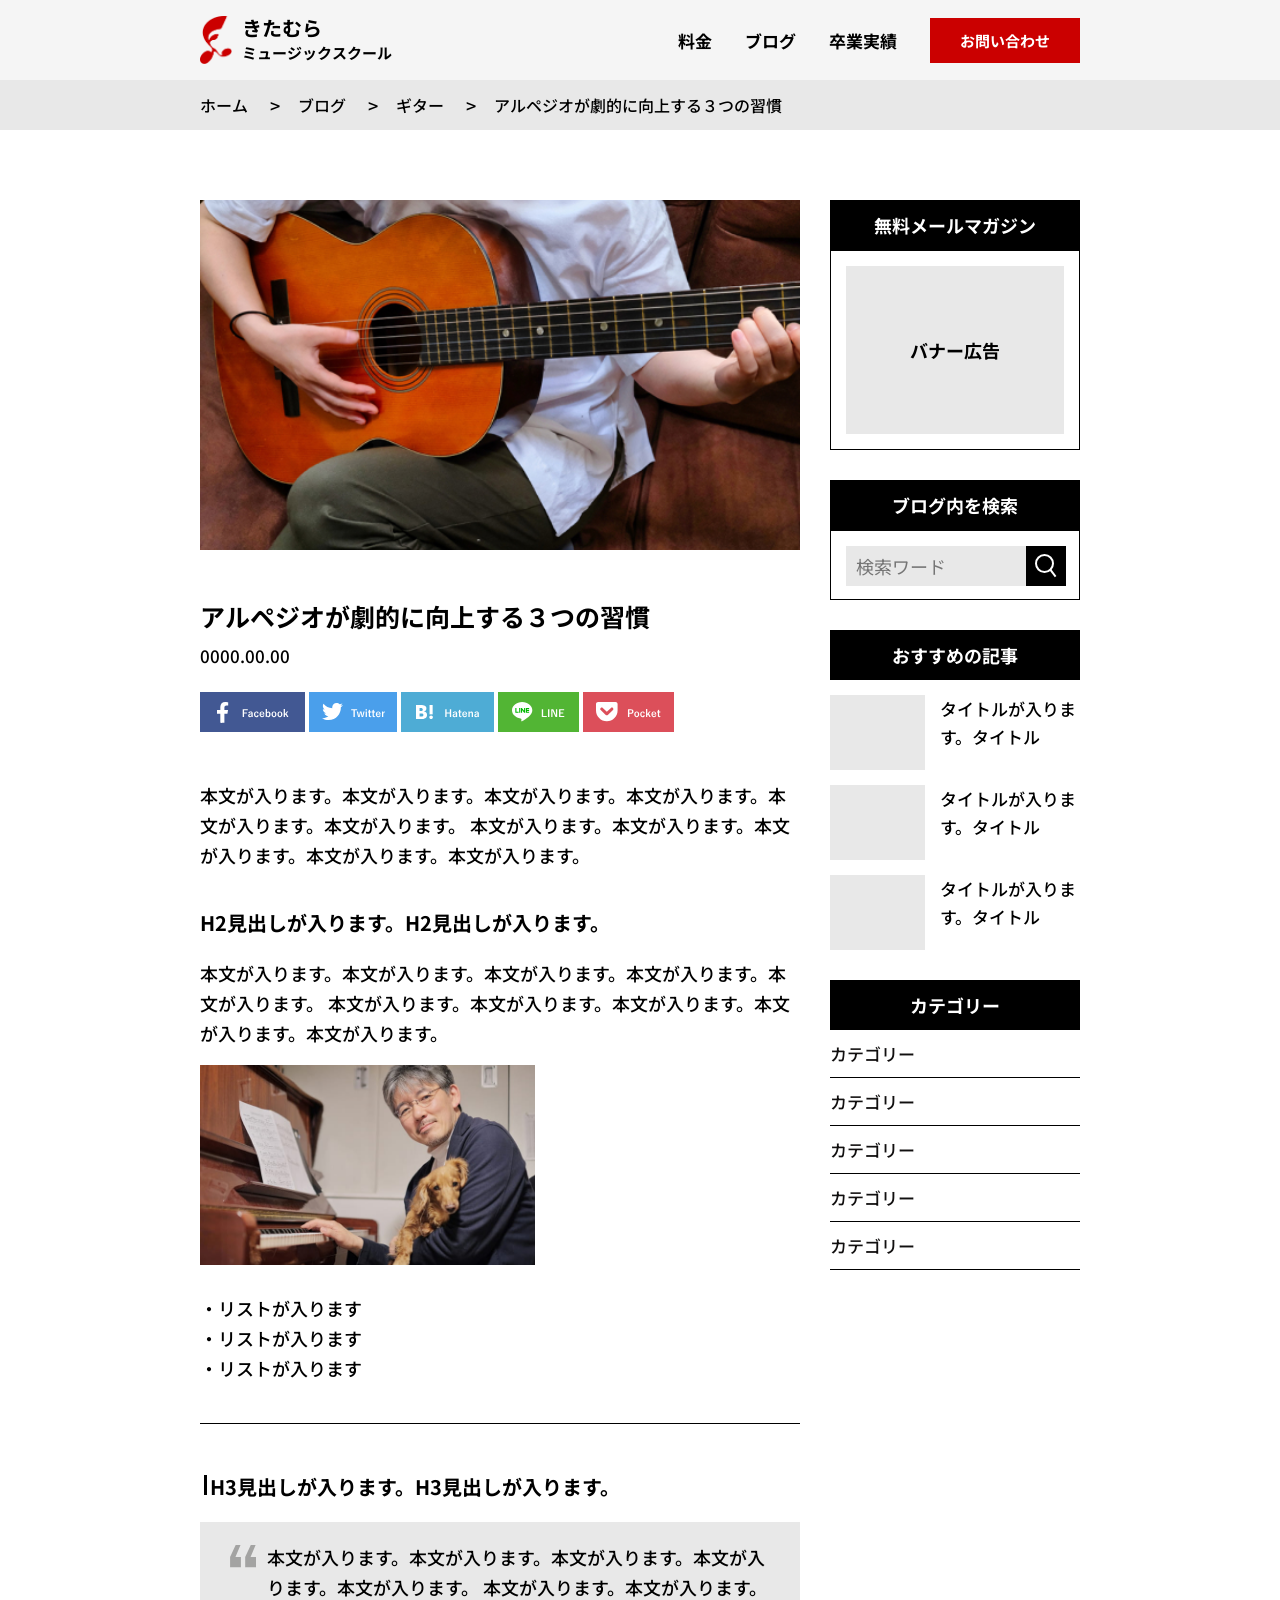
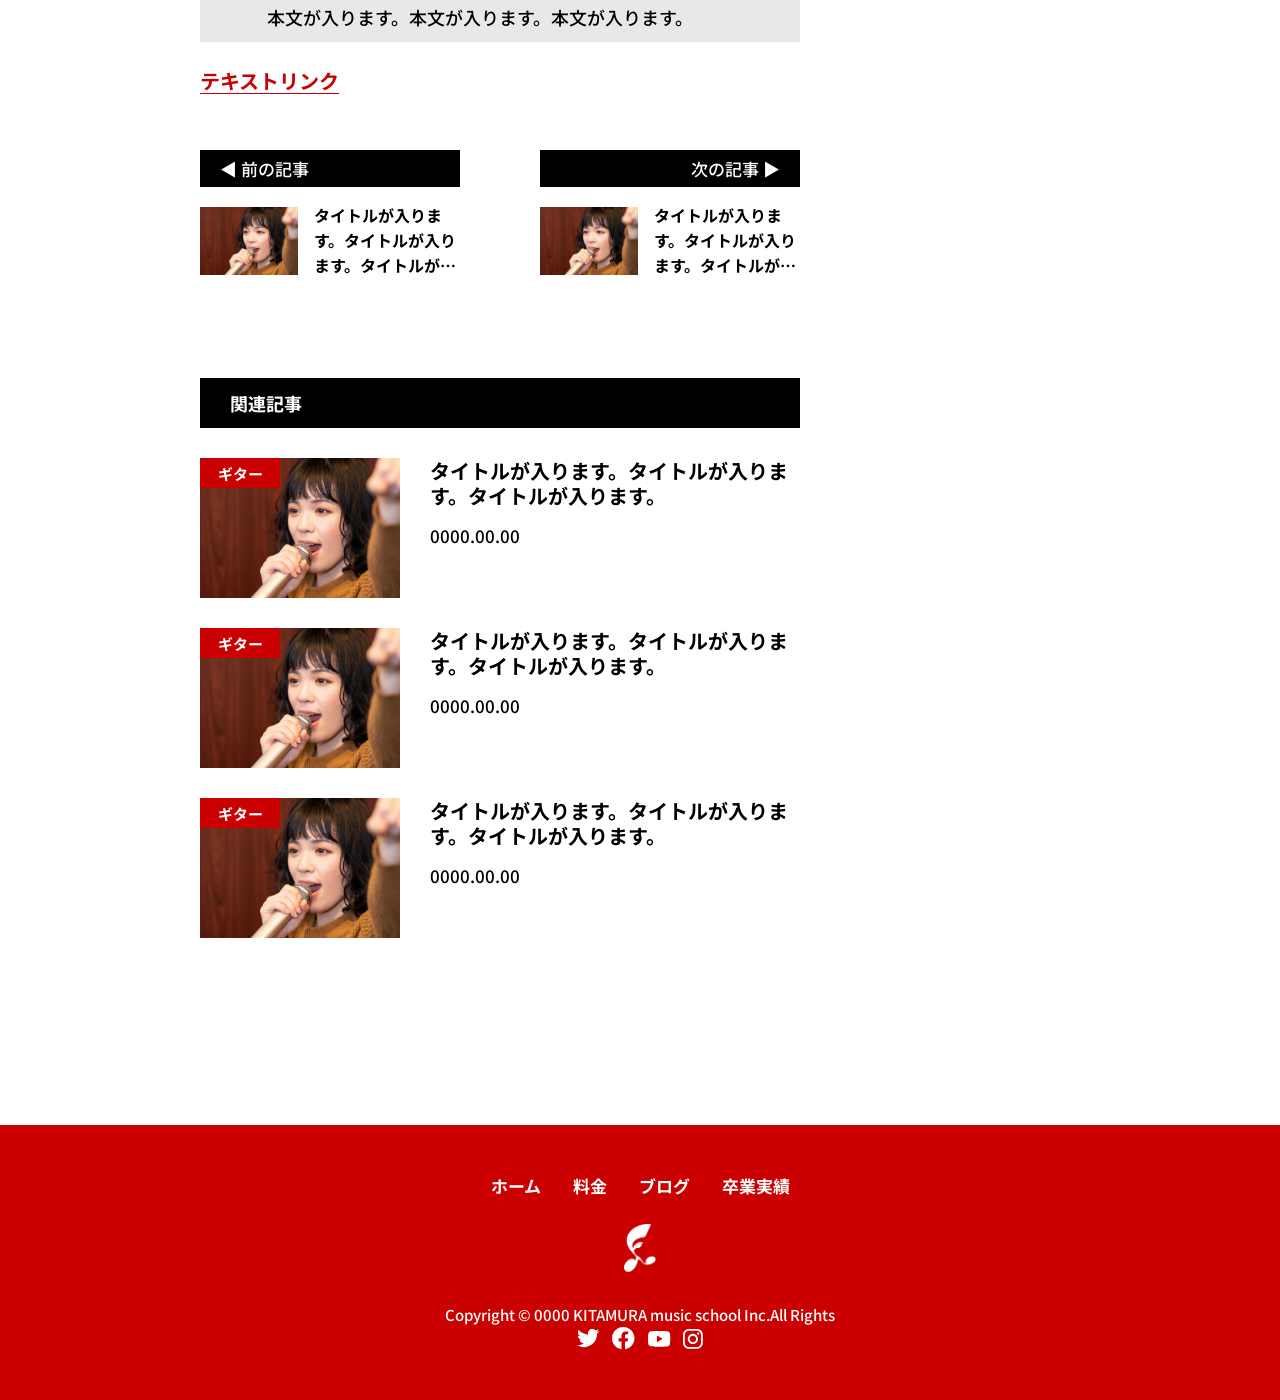
<file: blog-detail.html>
<!DOCTYPE html>
<html lang="ja">

<head prefix="og: https://ogp.me/ns#">
  <meta charset="UTF-8" />
  <meta name="viewport" content="width=device-width, initial-scale=1.0" />
  <meta name="format-detection" content="telephone=no, email=no" />
  <title>きたむらミュージックスクール</title>
  <meta name="description" content="ミュージックスクール ホームページ" />
  <meta name="keywords" content="ホームページ制作 webデザイン" />
  <meta name="robots" content="noindex" />

  <!-- OGP設定 -->
  <meta property="og:title" content="ミュージックスクール" />
  <meta property="og:type" content="website" />
  <meta property="og:image" content="https://サムネイル">
  <meta property="og:url" content="ページのURL" />
  <link rel="canonical" href="ページのURL">
  <meta property="og:description" content="どんなスクールかご紹介します" />
  <meta property="og:site_name" content="きたむらミュージックスクール" />
  <meta property="og:locale" content="ja_JP" />

  <!-- -----------------ファビコン----------------- -->
  <link rel="icon" type="image/png" href="images/favicon.svg">

  <!-- <link rel="stylesheet" href="./css/reset.css" /> -->

  <!-- google font設定 -->
  <link rel="preconnect" href="https://fonts.googleapis.com">
  <link rel="preconnect" href="https://fonts.gstatic.com" crossorigin>
  <link
    href="https://fonts.googleapis.com/css2?family=Noto+Sans+JP:wght@100..900&family=Noto+Serif+JP:wght@200..900&display=swap"
    rel="stylesheet">

  <!-- SwiperのCSSを読み込み -->
  <link rel="stylesheet" href="https://cdn.jsdelivr.net/npm/swiper@11/swiper-bundle.min.css" />
  <link rel="stylesheet" href="./css/style.css" />
</head>

<body class="page-single-blog">

  <!-- -------------ヘッダー----------------- -->
  <header class="l-header">
    <div class="l-header__inner l-header-inner inner">
      <div class="l-header__title">
        <div>
          <a href="./index.html">
            <span class="l-header__logo">
              <img src="./images/logo-red.png" alt="音符のアイコン">
            </span>
            <span class="l-header__name">
              <span class="l-header__name-main">きたむら<br class="pc-only"></span>
              <span class="l-header__name-sub">ミュージックスクール</span>
            </span>
          </a>
        </div>
      </div>
      <div class="l-header__right">
        <!-- ハンバーガーボタン -->
        <button class="hamburger sp-only" aria-label="メニュー">
          <span></span>
          <span></span>
          <span></span>
        </button>

        <ul class="l-header__nav l-header-nav">
          <li>
            <a href="./plan.html" class="l-header-nav-link">料金</a>
          </li>
          <li>
            <a href="./blog.html" class="l-header-nav-link">ブログ</a>
          </li>
          <li>
            <a href="./result.html" class="l-header-nav-link">卒業実績</a>
          </li>
        </ul>
        <a href="./contact.html" class="l-header__contact pc-only c-contact-btn">お問い合わせ</a>
      </div>
    </div>

  </header>


  <main>

    <!-- パンくずリスト -->
    <nav class="c-breadcrumbs c-breadcrumbs-blog-detail">
      <div class="inner c-blog-detail__inner">
        <ol class="c-breadcrumbs__list c-blog-detail-list">
          <li>
            <a href="./index.html">
              <span>ホーム</span>
            </a>
          </li>
          <li>
            <a href="./blog.html">
              <span>ブログ</span>
            </a>
          </li>
          <li>
            <a href="./blog.html">
              <span>ギター</span>
            </a>
          </li>
          <li>
            <span>アルペジオが劇的に向上する３つの習慣</span>
          </li>
        </ol>
      </div>
    </nav>

    <!-- ---------------ブログ本文ー---------------- -->

    <section class="p-blog-detail">
      <div class="p-blog-detail__inner inner">
        <div class="p-blog-detail__main">
          <!-- ------------記事-------------- -->
          <article id="p-blog-detail__article">
            <div class="p-top-blog-photo">
              <div class="p-blog-detail__image">
                <img src="./images/blog03.jpg" alt="ギターを弾いている人の写真">
                <div class="p-photo-pop">
                  ギター
                </div>
              </div>
              <!-- <div> -->
              <h1 class="p-blog-detail__title">アルペジオが劇的に向上する３つの習慣</h1>
              <!-- </div> -->
              <div class="p-blog-detail-time">
                0000.00.00
              </div>
            </div>

            <!-- ----------------snsボタン------------------ -->

            <div class="p-blog-detail__sns">
              <a href="#" class="p-top-blog__sns-link" target="_blank" rel="noopener noreferrer">
                <picture>
                  <source media="(max-width:767px)" srcset="./images/facebook-sp.svg">
                  <img src="./images/facebook.svg" alt="facebook">
                </picture>
              </a>

              <a href="#" class="p-top-blog__sns-link" target="_blank" rel="noopener noreferrer">
                <picture>
                  <source media="(max-width:767px)" srcset="./images/twitter-sp.svg">
                  <img src="./images/twitter.svg" alt="twitter">
                </picture>
              </a>
              <a href="#" class="p-top-blog__sns-link" target="_blank" rel="noopener noreferrer">
                <picture>
                  <source media="(max-width:767px)" srcset="./images/hatena-sp.svg">
                  <img src="./images/hatena.svg" alt="hatena">
                </picture>
              </a>
              <a href="#" class="p-top-blog__sns-link" target="_blank" rel="noopener noreferrer">
                <picture>
                  <source media="(max-width:767px)" srcset="./images/line-sp.svg">
                  <img src="./images/line.svg" alt="line">
                </picture>
              </a>
              <a href="#" class="p-top-blog__sns-link" target="_blank" rel="noopener noreferrer">
                <picture>
                  <source media="(max-width:767px)" srcset="./images/pocket-sp.svg">
                  <img src="./images/pocket.svg" alt="pocket">
                </picture>
              </a>
            </div>


            <div class="p-blog-detail__fir-text">
              本文が入ります。本文が入ります。本文が入ります。本文が入ります。本文が入ります。本文が入ります。
              本文が入ります。本文が入ります。本文が入ります。本文が入ります。本文が入ります。
            </div>


            <!-- ----------------記事02---------------------- -->
            <h2 class="p-blog-detail__second-title">H2見出しが入ります。H2見出しが入ります。</h2>
            <div class="p-blog-detail__sec-text">
              本文が入ります。本文が入ります。本文が入ります。本文が入ります。本文が入ります。
              本文が入ります。本文が入ります。本文が入ります。本文が入ります。本文が入ります。
            </div>
            <div class="p-blog-detail__image-small">
              <img src="./images/reason01.jpg" alt="ピアノを弾く男性">
            </div>
            <ul class="p-blog-detail__lists">
              <li>・リストが入ります</li>
              <li>・リストが入ります</li>
              <li>・リストが入ります</li>
            </ul>

            <h3 class="p-blog-detail__third-title">H3見出しが入ります。H3見出しが入ります。</h3>

            <div class="p-blog-detail__thr-text">
              本文が入ります。本文が入ります。本文が入ります。本文が入ります。本文が入ります。
              本文が入ります。本文が入ります。本文が入ります。本文が入ります。本文が入ります。
            </div>

            <a href="#" class="p-blog-detail__text-link">テキストリンク</a>

            <div class="p-blog-detail__pager">
              <!-- 前の記事 -->
              <!-- <div class="p-blog-detail__pager-item p-blog-detail__pager-item-left">
                <a href="#" class="p-blog-detail__tag p-blog-detail__tag-left">◀︎ 前の記事</a> -->
              <a href="./blog-detail.html" class="p-blog-detail__pager-item p-blog-detail__pager-item-left">
                <span class="p-blog-detail__tag p-blog-detail__tag-left">◀︎ 前の記事</span>

                <div class="p-blog-detail__card">
                  <div class="p-blog-detail__photo pc-only">
                    <img src="./images/blog01.jpg" alt="マイクを持つ女性">
                  </div>
                  <div class="p-blog-detail__item-text">
                    タイトルが入ります。タイトルが入ります。タイトルが入ります。
                  </div>
                </div>
              </a>

              <!-- 次の記事 -->
              <a href="./blog-detail.html" class="p-blog-detail__pager-item p-blog-detail__pager-item-right">
                <span class="p-blog-detail__tag p-blog-detail__tag-right">次の記事 ▶︎</span>

                <div class="p-blog-detail__card">
                  <div class="p-blog-detail__photo pc-only">
                    <img src="./images/blog01.jpg" alt="マイクを持つ女性">
                  </div>
                  <div class="p-blog-detail__item-text">
                    タイトルが入ります。タイトルが入ります。タイトルが入ります。
                  </div>
                </div>
              </a>

            </div>

            <a href="./blog-detail.html" class="p-blog-detail__connect">関連記事</a>

            <div class="p-blog-list__items p-blog-detail-connect__items">

              <a href="./blog-detail.html" class="p-blog-detail__connect__item">
                <div class="p-top-blog-photo p-blog-detail__connect__photo">
                  <img src="./images/blog01.jpg" alt="マイクを持つ女性">
                  <div class="c-photo-pop p-blog-detail-pop">
                    ギター
                  </div>
                </div>
                <div class="p-blog-detail-list">
                  <div class="p-blog-detail__sentence">
                    <p>タイトルが入ります。タイトルが入ります。タイトルが入ります。</p>
                  </div>
                  <time class="p-blog-detail-date" datetime="0000-00-00">0000.00.00</time>
                </div>
              </a>


              <a href="./blog-detail.html" class="p-blog-detail__connect__item">
                <div class="p-top-blog-photo p-blog-detail__connect__photo">
                  <img src="./images/blog01.jpg" alt="マイクを持つ女性">
                  <div class="c-photo-pop p-blog-detail-pop">
                    ギター
                  </div>
                </div>
                <div class="p-blog-detail-list">
                  <div class="p-blog-detail__sentence">
                    <p>タイトルが入ります。タイトルが入ります。タイトルが入ります。</p>
                  </div>
                  <time class="p-blog-list__date p-blog-detail-date" datetime="0000-00-00">0000.00.00</time>
                </div>
              </a>


              <a href="./blog-detail.html" class="p-blog-detail__connect__item">
                <div class="p-top-blog-photo p-blog-detail__connect__photo">
                  <img src="./images/blog01.jpg" alt="マイクを持つ女性">
                  <div class="c-photo-pop p-blog-detail-pop">
                    ギター
                  </div>
                </div>
                <div class="p-blog-detail-list">
                  <div class="p-blog-detail__sentence">
                    <p>タイトルが入ります。タイトルが入ります。タイトルが入ります。</p>
                  </div>
                  <time class="p-blog-list__date p-blog-detail-date" datetime="0000-00-00">0000.00.00</time>
                </div>
              </a>

            </div>
          </article>
        </div>


        <!-- --------------サイドバー-------------- -->

        <div class="p-blog-detail__sidebar">
          <div class="p-blog-detail__magazine p-blog-detail-magazine c-sidebar-title">
            <div class="p-blog-detail-magazine__title">
              <p>無料メールマガジン</p>
            </div>
            <div class="p-blog-detail-magazine__contents">
              <a href="#" class="ad-space">
                <img src="./images/gray-square.jpg" alt="バナー広告の背景">
                <p>バナー広告</p>

              </a>
            </div>
          </div>

          <div class="p-blog-detail__search p-blog-detail-search c-sidebar-title">
            <div class="p-blog-detail-search__title">
              <p>ブログ内を検索</p>
            </div>

            <div class="p-blog-detail-search__contents">

              <form action="./search.html" class="search-space">

                <!-- <img src="./images/search-square.jpg" alt="検索の背景" class="search-bg"> -->
                <input type="text" name="s" placeholder="検索ワード" class="search-input">

                <span class="black-background">
                  <!-- <img src="./images/blackーsquare.jpg" alt="アイコンの背景" class="black-bg-img"> -->

                  <button type="submit" class="search-icon">
                    <img src="./images/icon-search.svg" alt="検索のアイコン" class="search-icon-img">
                  </button>
                </span>

              </form>

            </div>

          </div>

          <div class="p-blog-detail__article p-blog-detail-article c-sidebar-title">
            <div class="p-blog-detail-article__title">
              <p>おすすめの記事</p>
            </div>

            <div class="p-blog-detail-article__items p-blog-detail-article-items">
              <a href="./blog-detail.html" class="p-blog-detail-article__item">
                <!-- <div class="p-blog-detail-article__item"> -->
                <div class="article-recommend-photo">
                  <img src="./images/gray-article.jpg" alt="おすすめ記事の背景">
                </div>
                <div class="article-recommend-text">
                  <p>タイトルが入ります。タイトル</p>
                </div>
                <!-- </div> -->
              </a>

              <a href="./blog-detail.html" class="p-blog-detail-article__item">
                <div class="article-recommend-photo">
                  <img src="./images/gray-article.jpg" alt="おすすめ記事の背景">
                </div>
                <div class="article-recommend-text">
                  <p>タイトルが入ります。タイトル</p>
                </div>
              </a>

              <a href="./blog-detail.html" class="p-blog-detail-article__item">
                <div class="article-recommend-photo">
                  <img src="./images/gray-article.jpg" alt="おすすめ記事の背景">
                </div>
                <div class="article-recommend-text">
                  <p>タイトルが入ります。タイトル</p>
                </div>
              </a>
            </div>

            <div class="p-blog-detail__category p-blog-detail-category c-sidebar-title">
              <div class="p-blog-detail-category__title">
                <p>カテゴリー</p>
              </div>

              <div class="p-blog-detail-category__contents">
                <a href="" class="category-text">
                  <p>カテゴリー</p>
                </a>
              </div>

              <div class="p-blog-detail-category__contents">
                <a href="" class="category-text">
                  <p>カテゴリー</p>
                </a>
              </div>

              <div class="p-blog-detail-category__contents">
                <a href="" class="category-text">
                  <p>カテゴリー</p>
                </a>
              </div>

              <div class="p-blog-detail-category__contents">
                <a href="" class="category-text">
                  <p>カテゴリー</p>
                </a>
              </div>

              <div class="p-blog-detail-category__contents">
                <a href="" class="category-text">
                  <p>カテゴリー</p>
                </a>
              </div>

            </div>


          </div>
        </div>
      </div>
    </section>

    <!-- ------------------フィックスアリア トップに戻るボタン--------------------   -->
    <div class="p-fixed-area p-top-blog-fixd">

      <div class="c-top-btn">
        <a href="#" class="c-top-btn__arrow">
          <span>
            <img src="./images/top-back-arrow.svg" alt="トップに戻るボタン矢印">
          </span>
        </a>
      </div>
      <a href="./contact.html" class="c-contact-btn c-contact-btn--fixed">お問い合わせ</a>

    </div>

  </main>
  <!-- -----------------フッター-------------------    -->

  <footer>
    <div class="l-footer">
      <div class="inner">
        <ul class="l-footer__nav">
          <li>
            <a href="./index.html">ホーム</a>
          </li>
          <li>
            <a href="./plan.html">料金</a>
          </li>
          <li>
            <a href="./blog.html">ブログ</a>
          </li>
          <li>
            <a href="./result.html">卒業実績</a>
          </li>
        </ul>
        <div class="l-footer__logo">
          <a href="./index.html">
            <img src="./images/logo-white.png" alt="白の音符のアイコン">
          </a>
        </div>
        <div class="l-footer__copyright">
          Copyright &copy; 0000 KITAMURA music school Inc.All Rights
        </div>

        <div class="l-footer-sns sns">
          <a href="#" class="l-sns__link" target="_blank" rel="noopener noreferrer">
            <img src="images/icon-twitter.svg" alt="x" /></a>
          <a href="#" class="l-sns__link" target="_blank" rel="noopener noreferrer">
            <img src="images/icon-facebook.svg" alt="facebook" /></a>
          <a href="#" class="l-sns__link" target="_blank" rel="noopener noreferrer">
            <img src="images/icon-youtube.svg" alt="youtube" /></a>
          <a href="#" class="l-sns__link" target="_blank" rel="noopener noreferrer">
            <img src="images/icon-instagram.svg" alt="instagram" /></a>

        </div>
      </div>
    </div>

  </footer>
  <script src="https://code.jquery.com/jquery-3.7.1.min.js"></script>
  <!-- JSを読み込む  -->
  <script src="https://cdn.jsdelivr.net/npm/swiper@11/swiper-bundle.min.js"></script>
  <script src="./js/script.js"></script>
</body>

</html>
</file>
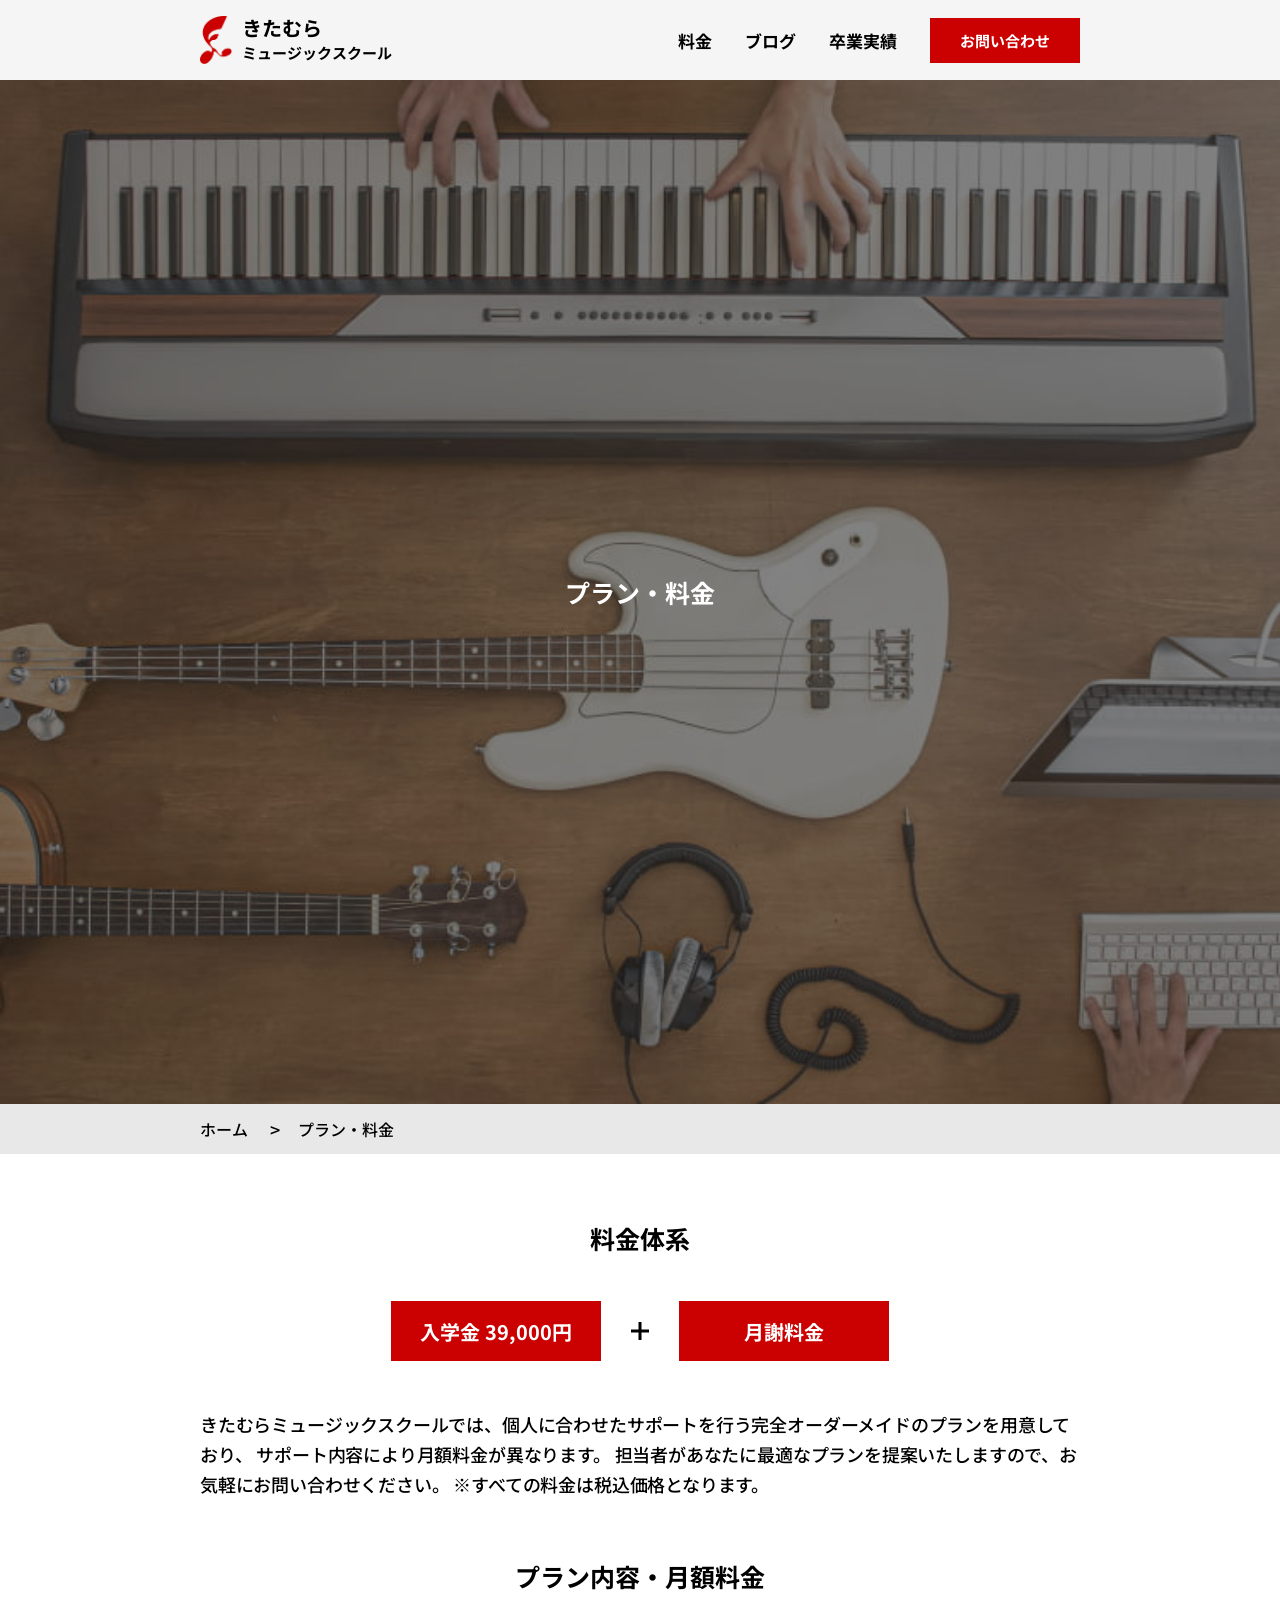
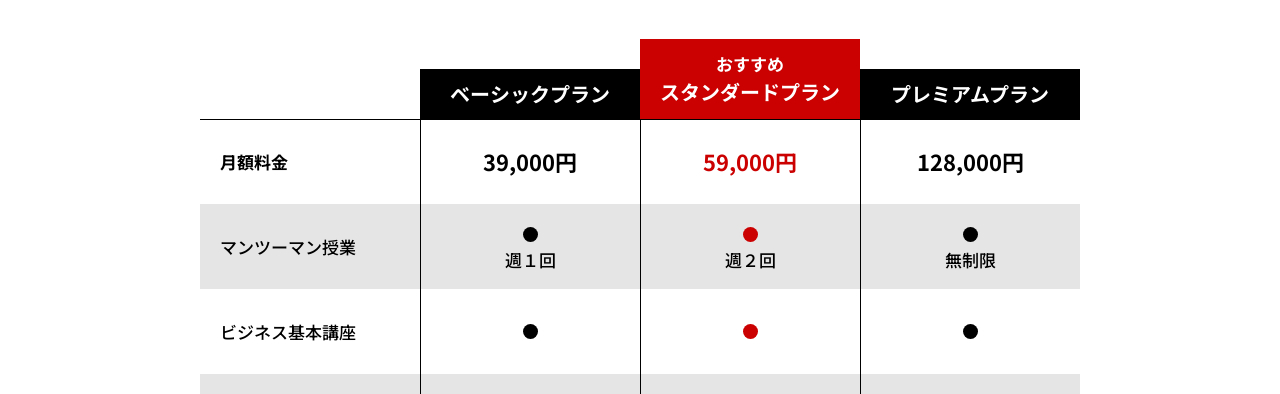
<file: plan.html>
<!DOCTYPE html>
<html lang="ja">

<head prefix="og: https://ogp.me/ns#">
  <meta charset="UTF-8" />
  <meta name="viewport" content="width=device-width, initial-scale=1.0" />
  <meta name="format-detection" content="telephone=no, email=no" />
  <title>きたむらミュージックスクール</title>
  <meta name="description" content="ミュージックスクール ホームページ" />
  <meta name="keywords" content="ホームページ制作 webデザイン" />
  <meta name="robots" content="noindex" />

  <!-- OGP設定 -->
  <meta property="og:title" content="ミュージックスクール" />
  <meta property="og:type" content="website" />
  <meta property="og:image" content="https://サムネイル">
  <meta property="og:url" content="ページのURL" />
  <link rel="canonical" href="ページのURL">
  <meta property="og:description" content="どんなスクールかご紹介します" />
  <meta property="og:site_name" content="きたむらミュージックスクール" />
  <meta property="og:locale" content="ja_JP" />

  <!-- <link rel="stylesheet" href="./css/reset.css" /> -->

  <!-- -----------------ファビコン----------------- -->
  <link rel="icon" type="image/png" href="images/favicon.svg">

  <!-- google font設定 -->
  <link rel="preconnect" href="https://fonts.googleapis.com">
  <link rel="preconnect" href="https://fonts.gstatic.com" crossorigin>
  <link
    href="https://fonts.googleapis.com/css2?family=Noto+Sans+JP:wght@100..900&family=Noto+Serif+JP:wght@200..900&display=swap"
    rel="stylesheet">

  <!-- SwiperのCSSを読み込み -->
  <link rel="stylesheet" href="https://cdn.jsdelivr.net/npm/swiper@11/swiper-bundle.min.css" />
  <link rel="stylesheet" href="./css/style.css" />

</head>

<body>
  <!-- -------------ヘッダー----------------- -->
  <header class="l-header">
    <div class="l-header__inner l-header-inner inner">
      <div class="l-header__title">
        <div>
          <a href="./index.html">
            <span class="l-header__logo">
              <img src="./images/logo-red.png" alt="音符のアイコン">
            </span>
            <span class="l-header__name">
              <span class="l-header__name-main">きたむら<br class="pc-only"></span>
              <span class="l-header__name-sub">ミュージックスクール</span>
            </span>
          </a>
        </div>
      </div>
      <div class="l-header__right">
        <!-- ハンバーガーボタン -->
        <button class="hamburger sp-only" aria-label="メニュー">
          <span></span>
          <span></span>
          <span></span>
        </button>


        <ul class="l-header__nav l-header-nav">
          <li>
            <a href="./plan.html" class="l-header-nav-link">料金</a>
          </li>
          <li>
            <a href="./blog.html" class="l-header-nav-link">ブログ</a>
          </li>
          <li>
            <a href="./result.html" class="l-header-nav-link">卒業実績</a>
          </li>
        </ul>
        <a href="./contact.html" class="l-header__contact pc-only c-contact-btn">お問い合わせ</a>
      </div>
    </div>

  </header>

  <main>

    <section class="p-top-fv p-plan-fv">
      <div class="p-plan-fv__image">
        <picture>
          <source media="(min-width:768px)" srcset="./images/plan-about.jpg">
          <img src="./images/plan-about-sp.jpg" alt="ギターとパソコン">
        </picture>

      </div>
      <h1 class="p-plan-fv-catch">
        プラン・料金
      </h1>
    </section>

    <!-- パンくずリスト -->
    <nav class="c-breadcrumbs">
      <div class="inner c-breadcrumbs__inner">
        <ol class="c-breadcrumbs__list">
          <li>
            <a href="./index.html">
              <span>ホーム</span>
            </a>
          </li>
          <li>
            <span>プラン・料金</span>
          </li>
        </ol>
      </div>
    </nav>

    <!-- <----料金体系---->
    <section class="p-plan">
      <div class="inner">
        <h2 class="p-plan__title">料金体系</h2>
        <div class="p-plan__items">
          <div class="p-plan__item">入学金 39,000円</div>
          <span class="p-plan__plus"></span>
          <div class="p-plan__item">月謝料金</div>
        </div>
        <p class="p-plan__explanation">
          きたむらミュージックスクールでは、個人に合わせたサポートを行う完全オーダーメイドのプランを用意しており、
          サポート内容により月額料金が異なります。
          担当者があなたに最適なプランを提案いたしますので、お気軽にお問い合わせください。
          ※すべての料金は税込価格となります。
        </p>
      </div>

      <!-- ---------プラン内容・月額料金--------- -->

      <div class="p-price">
        <div class="inner">
          <h2 class="p-price__title">プラン内容・月額料金</h2>
          <div class="p-price__table">
            <table>
              <thead>
                <tr>
                  <th></th>
                  <th>
                    <p>ベーシック<br class="sp-only">プラン</p>
                  </th>
                  <th class="th-recomond">
                    <div class="th-inner">
                      <span>おすすめ</span>
                      <span>スタンダード<br class="sp-only">プラン</span>
                    </div>
                  </th>
                  <th>
                    <p>プレミアム<br class="sp-only">プラン</p>
                  </th>
                </tr>
              </thead>

              <tbody>
                <tr>
                  <th class="th-thick">月額料金</th>
                  <td class="td-thick">39,000円</td>
                  <td class="color-red td-thick">59,000円</td>
                  <td class="td-thick">128,000円</td>
                </tr>
                <tr>
                  <th>マンツーマン授業</th>
                  <td>
                    <span class="c-circle"></span>
                    <p>週１回</p>
                  </td>
                  <td>
                    <span class="c-circle c-circle--red"></span>
                    <p>週２回</p>
                  </td>
                  <td>
                    <span class="c-circle"></span>
                    <p class="p-times">無制限</p>
                  </td>
                </tr>
                <tr>
                  <th>ビジネス基本講座</th>
                  <td>
                    <span class="c-circle"></span>
                  </td>
                  <td>
                    <span class="c-circle c-circle--red"></span>
                  </td>
                  <td>
                    <span class="c-circle"></span>
                  </td>
                </tr>
                <tr>
                  <th>練習ROOM利用</th>
                  <td>
                    <span class="c-circle"></span>
                    <p>月10時間</p>
                  </td>
                  <td>
                    <span class="c-circle c-circle--red"></span>
                    <p>月20時間</p>
                  </td>
                  <td>
                    <span class="c-circle"></span>
                    <p>無制限</p>
                  </td>
                </tr>

                <tr>
                  <th>ビジネスコンサル</th>
                  <td>
                    <span class="c-hyphen"></span>
                  </td>
                  <td>
                    <span class="c-circle c-circle--red"></span>
                    <p>月２回</p>
                  </td>
                  <td>
                    <span class="c-circle"></span>
                    <p>月３回</p>
                  </td>
                </tr>
                <tr>
                  <th>コミュニティ<br class="sp-only">参加資格</th>
                  <td>
                    <span class="c-hyphen"></span>
                  </td>
                  <td>
                    <span class="c-hyphen"></span>
                  </td>
                  <td class="p-icon-cell">
                    <span class="c-circle"></span>
                  </td>

                </tr>
              </tbody>
            </table>
          </div>
          <div class="p-price__note">
            <p>※各サービスは１回ごとのオプション追加が可能です。詳しくは事務局までお問い合わせください。</p>
          </div>
        </div>
      </div>
    </section>
    <!-- ------------------フィックスアリア トップに戻るボタン--------------------   -->
    <div class="p-fixed-area p-top-blog-fixd">

      <div class="c-top-btn">
        <a href="#" class="c-top-btn__arrow">
          <span>
            <img src="./images/top-back-arrow.svg" alt="トップに戻るボタン矢印">
          </span>
        </a>
      </div>
      <a href="./contact.html" class="c-contact-btn c-contact-btn--fixed">お問い合わせ</a>

    </div>

  </main>
  <!-- -----------------フッター-------------------    -->

  <footer>
    <div class="l-footer">
      <div class="inner">
        <ul class="l-footer__nav">
          <li>
            <a href="./index.html">ホーム</a>
          </li>
          <li>
            <a href="./plan.html">料金</a>
          </li>
          <li>
            <a href="./blog.html">ブログ</a>
          </li>
          <li>
            <a href="./result.html">卒業実績</a>
          </li>
        </ul>
        <div class="l-footer__logo">
          <a href="./index.html">
            <img src="./images/logo-white.png" alt="白の音符のアイコン">
          </a>
        </div>
        <div class="l-footer__copyright">
          Copyright &copy; 0000 KITAMURA music school Inc.All Rights
        </div>
        <div class="l-footer-sns sns">
          <a href="#" class="l-sns__link" target="_blank" rel="noopener noreferrer">
            <img src="images/icon-twitter.svg" alt="x" /></a>
          <a href="#" class="l-sns__link" target="_blank" rel="noopener noreferrer">
            <img src="images/icon-facebook.svg" alt="facebook" /></a>
          <a href="#" class="l-sns__link" target="_blank" rel="noopener noreferrer">
            <img src="images/icon-youtube.svg" alt="youtube" /></a>
          <a href="#" class="l-sns__link" target="_blank" rel="noopener noreferrer">
            <img src="images/icon-instagram.svg" alt="instagram" /></a>

        </div>
      </div>
    </div>

  </footer>
  <script src="https://code.jquery.com/jquery-3.7.1.min.js"></script>
  <!-- JSを読み込む  -->
  <script src="https://cdn.jsdelivr.net/npm/swiper@11/swiper-bundle.min.js"></script>
  <script src="./js/script.js"></script>
</body>

</html>
</file>
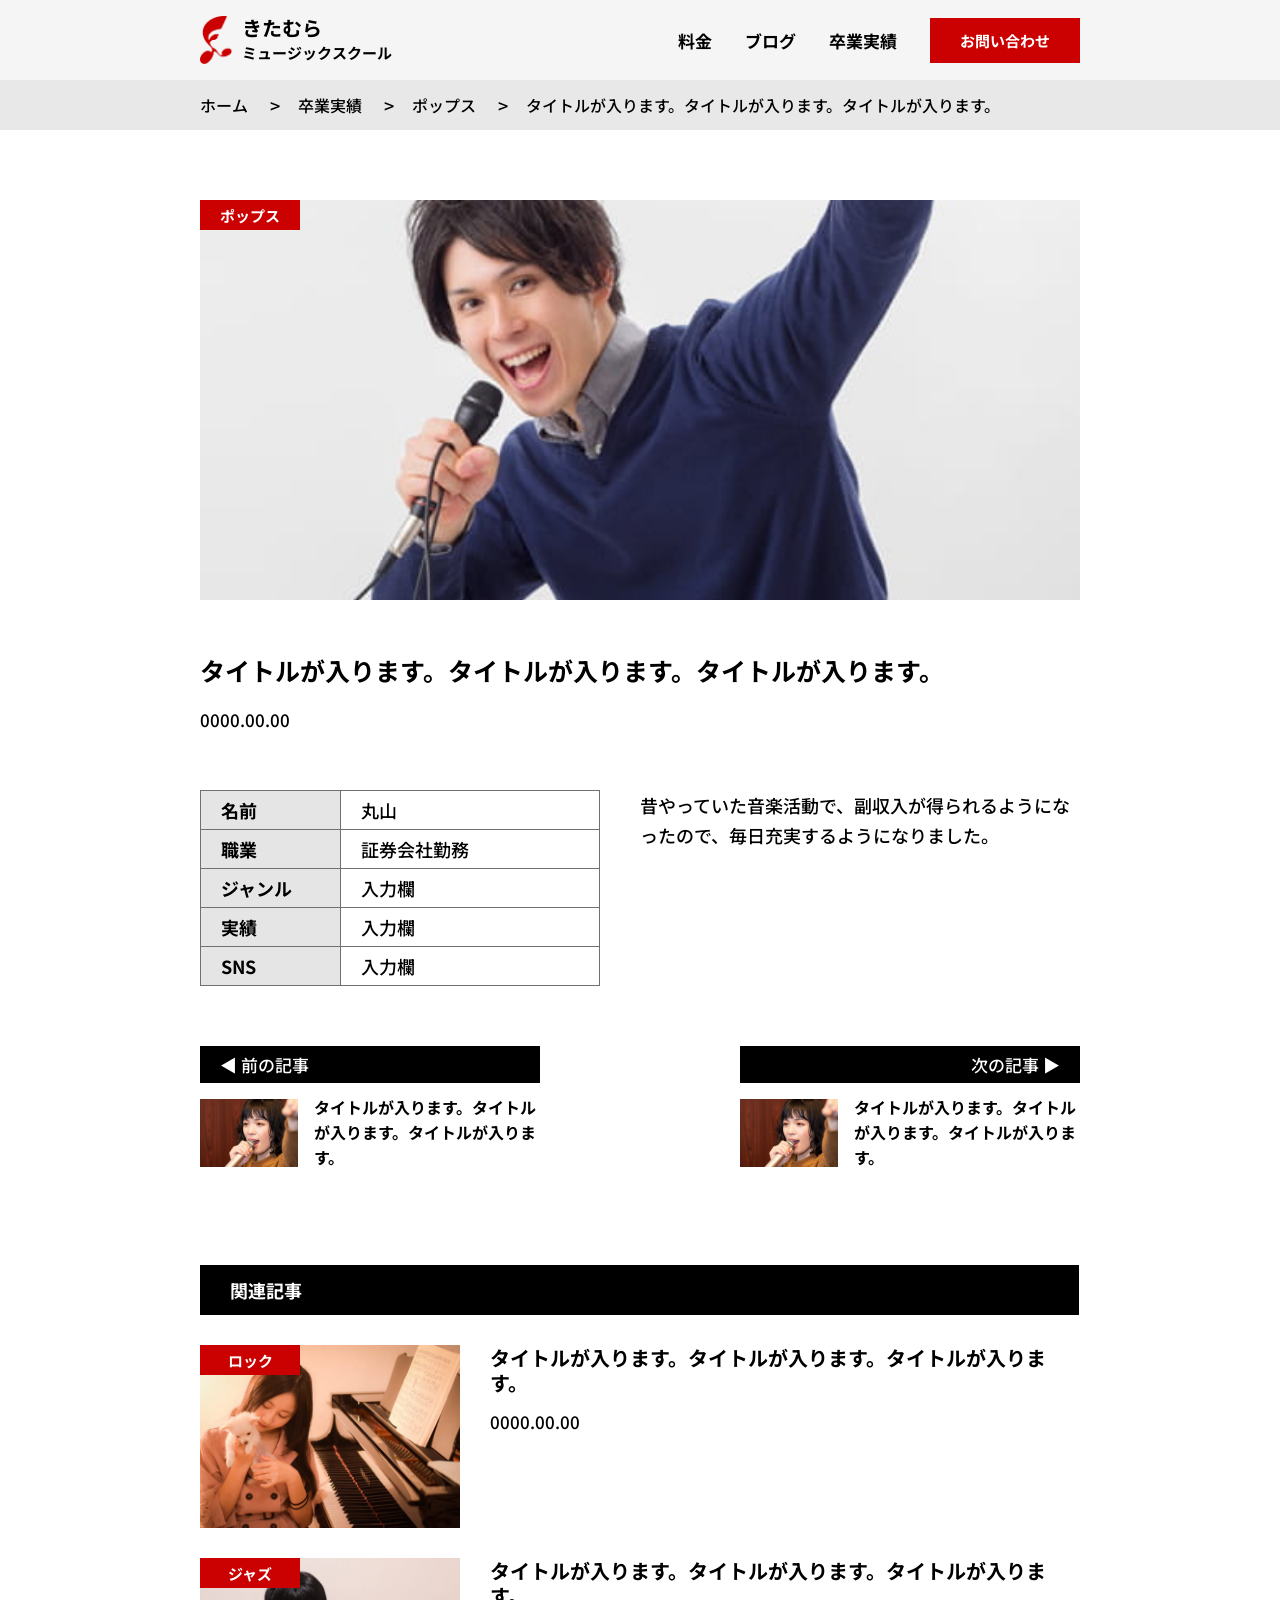
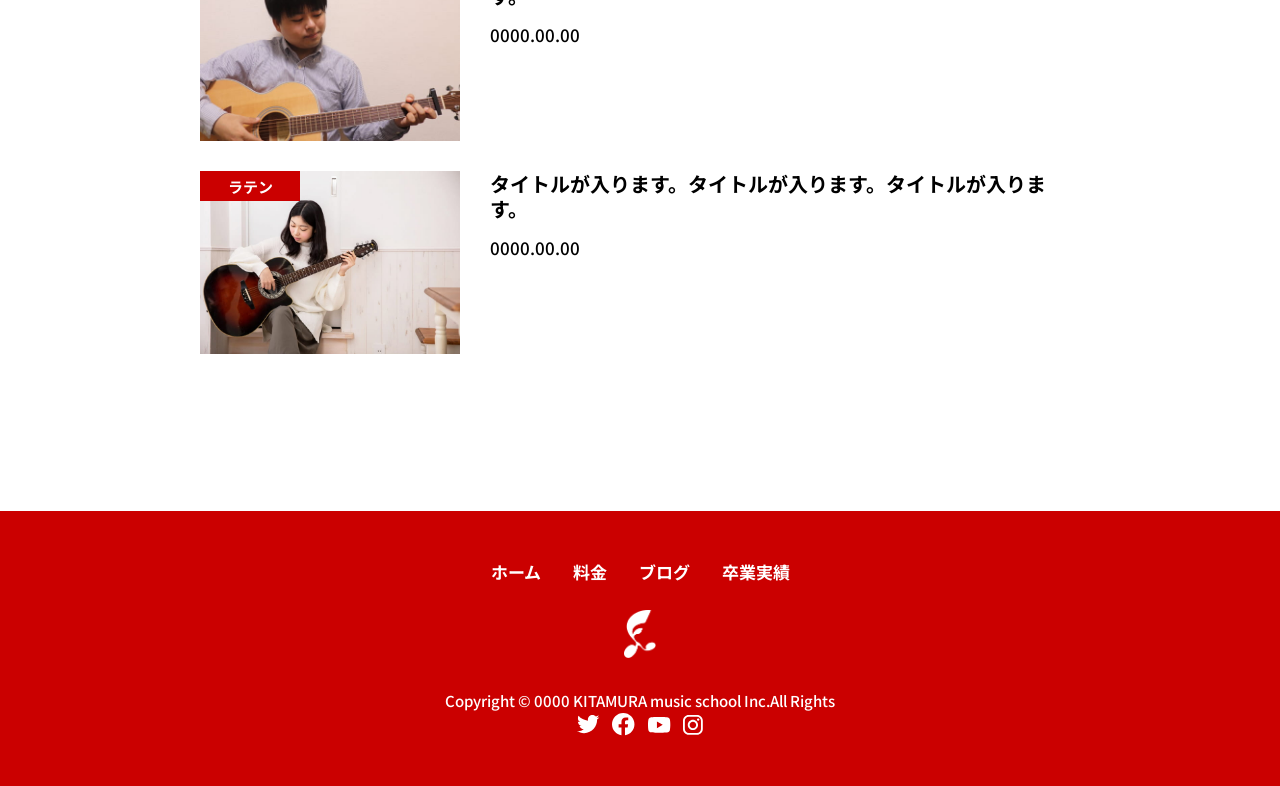
<file: result-detail.html>
<!DOCTYPE html>
<html lang="ja">

<head prefix="og: https://ogp.me/ns#">
  <meta charset="UTF-8" />
  <meta name="viewport" content="width=device-width, initial-scale=1.0" />
  <meta name="format-detection" content="telephone=no, email=no" />
  <title>きたむらミュージックスクール</title>
  <meta name="description" content="ミュージックスクール ホームページ" />
  <meta name="keywords" content="ホームページ制作 webデザイン" />
  <meta name="robots" content="noindex" />

  <!-- OGP設定 -->
  <meta property="og:title" content="ミュージックスクール" />
  <meta property="og:type" content="website" />
  <meta property="og:image" content="https://サムネイル">
  <meta property="og:url" content="ページのURL" />
  <link rel="canonical" href="ページのURL">
  <meta property="og:description" content="どんなスクールかご紹介します" />
  <meta property="og:site_name" content="きたむらミュージックスクール" />
  <meta property="og:locale" content="ja_JP" />

  <!-- <link rel="stylesheet" href="./css/reset.css" /> -->

  <!-- -----------------ファビコン----------------- -->
  <link rel="icon" type="image/png" href="images/favicon.svg">

  <!-- google font設定 -->
  <link rel="preconnect" href="https://fonts.googleapis.com">
  <link rel="preconnect" href="https://fonts.gstatic.com" crossorigin>
  <link
    href="https://fonts.googleapis.com/css2?family=Noto+Sans+JP:wght@100..900&family=Noto+Serif+JP:wght@200..900&display=swap"
    rel="stylesheet">

  <!-- SwiperのCSSを読み込み -->
  <link rel="stylesheet" href="https://cdn.jsdelivr.net/npm/swiper@11/swiper-bundle.min.css" />
  <link rel="stylesheet" href="./css/style.css" />

</head>

<body>
  <!-- -------------ヘッダー----------------- -->
  <header class="l-header">
    <div class="l-header__inner l-header-inner inner">
      <div class="l-header__title">
        <div>
          <a href="./index.html">
            <span class="l-header__logo">
              <img src="./images/logo-red.png" alt="音符のアイコン">
            </span>
            <span class="l-header__name">
              <span class="l-header__name-main">きたむら<br class="pc-only"></span>
              <span class="l-header__name-sub">ミュージックスクール</span>
            </span>
          </a>
        </div>
      </div>
      <div class="l-header__right">

        <!-- ハンバーガーボタン -->
        <button class="hamburger sp-only" aria-label="メニュー">
          <span></span>
          <span></span>
          <span></span>
        </button>


        <ul class="l-header__nav l-header-nav">
          <li>
            <a href="./plan.html" class="l-header-nav-link">料金</a>
          </li>
          <li>
            <a href="./blog.html" class="l-header-nav-link">ブログ</a>
          </li>
          <li>
            <a href="./result.html" class="l-header-nav-link">卒業実績</a>
          </li>
        </ul>
        <a href="./contact.html" class="l-header__contact pc-only c-contact-btn">お問い合わせ</a>
      </div>
    </div>

  </header>

  <main>

    <!-- パンくずリスト -->
    <div class="c-breadcrumbs">
      <div class="inner c-breadcrumbs__inner">
        <ol class="c-breadcrumbs__list">
          <li>
            <a href="./index.html">
              <span>ホーム</span>
            </a>
          </li>
          <li>
            <a href="./result.html">
              <span>卒業実績</span>
            </a>
          </li>
          <li>
            <span>ポップス</span>
          </li>
          <li>
            <span>タイトルが入ります。タイトルが入ります。タイトルが入ります。</span>
          </li>

        </ol>
      </div>
    </div>
    <!-- -----------------------result-detail-------------------- -->

    <section class="p-result-detail">
      <div class="inner">
        <div class="p-result-detail__content">
          <div class="p-top-blog-photo p-result-detail-photo">
            <img src="./images/voice01.jpg" alt="生徒さん1">
            <div class="c-photo-pop p-result-detail-pop">
              ポップス
            </div>
          </div>
          <h1 class="p-result-detail-first-text">
            タイトルが入ります。タイトルが入ります。タイトルが入ります。
          </h1>
          <time class="p-blog-list__date p-result-detail-date" datetime="0000-00-00">0000.00.00</time>


          <div class="p-result-detail-profile">
            <table class="p-result-detail-table">
              <tbody>
                <tr>
                  <th>名前</th>
                  <td>丸山</td>
                </tr>
                <tr>
                  <th>職業</th>
                  <td>証券会社勤務</td>
                </tr>
                <tr>
                  <th>ジャンル</th>
                  <td>入力欄</td>
                </tr>
                <tr>
                  <th>実績</th>
                  <td>入力欄</td>
                </tr>
                <tr>
                  <th>SNS</th>
                  <td>入力欄</td>
                </tr>
              </tbody>

            </table>

            <div class="p-result-detail-thoughts">
              <p>
                昔やっていた音楽活動で、副収入が得られるようになったので、毎日充実するようになりました。
              </p>
            </div>

          </div>

          <div class="p-blog-detail__pager p-result-detail-pepar">

            <!-- 前の記事 -->
            <a href="./result-detail.html" class="p-blog-detail__pager-item p-blog-detail__pager-item-left">
              <span class="p-blog-detail__tag p-blog-detail__tag-left p-result-detail-tag">◀︎ 前の記事</span>

              <div class="p-blog-detail__card p-result-detail-card">
                <div class="p-blog-detail__photo pc-only">
                  <img src="./images/blog01.jpg" alt="歌っている女性">
                </div>
                <div class="p-blog-detail__item-text">
                  タイトルが入ります。タイトルが入ります。タイトルが入ります。
                </div>
              </div>
            </a>

            <!-- 次の記事 -->
            <a href="./result-detail.html" class="p-blog-detail__pager-item p-blog-detail__pager-item-right">
              <span class="p-blog-detail__tag p-blog-detail__tag-right p-result-detail-tag">次の記事 ▶︎</span>

              <div class="p-blog-detail__card p-result-detail-card">
                <div class="p-blog-detail__photo pc-only">
                  <img src="./images/blog01.jpg" alt="歌っている女性">
                </div>
                <div class="p-blog-detail__item-text">
                  タイトルが入ります。タイトルが入ります。タイトルが入ります。
                </div>
              </div>
            </a>

          </div>

          <a href="./result-detail.html" class="p-blog-detail__connect p-result-detail-connect">関連記事</a>

          <div class="p-blog-list__items p-result-detail-items">

            <div class="p-result-detail-item">
              <div class="p-top-blog-photo p-result-detail-image">
                <img src="./images/voice02.jpg" alt="生徒さん2">
                <div class="c-photo-pop p-result-pop">
                  ロック
                </div>
              </div>
              <div class="p-blog-list__body p-result-detail-body">
                <div class="p-blog-list__text p-result-detail-text">
                  <p>タイトルが入ります。タイトルが入ります。タイトルが入ります。</p>
                </div>
                <time class="p-blog-list__date p-result-detail-sec-date" datetime="0000-00-00">0000.00.00</time>
              </div>
            </div>


            <div class="p-result-detail-item">
              <div class="p-top-blog-photo p-result-detail-image">
                <img src="./images/voice03.jpg" alt="生徒さん3">
                <div class="c-photo-pop p-result-pop">
                  ジャズ
                </div>
              </div>
              <div class="p-blog-list__body p-result-detail-body">
                <div class="p-blog-list__text p-result-detail-text">
                  <p>タイトルが入ります。タイトルが入ります。タイトルが入ります。</p>
                </div>
                <time class="p-blog-list__date p-result-detail-sec-date" datetime="0000-00-00">0000.00.00</time>
              </div>
            </div>


            <div class="p-result-detail-item">
              <div class="p-top-blog-photo p-result-detail-image">
                <img src="./images/result04.jpg" alt="生徒さん4">
                <div class="c-photo-pop p-result-pop">
                  ラテン
                </div>
              </div>
              <div class="p-blog-list__body p-result-detail-body">
                <div class="p-blog-list__text p-result-detail-text">
                  <p>タイトルが入ります。タイトルが入ります。タイトルが入ります。</p>
                </div>
                <time class="p-blog-list__date p-result-detail-sec-date" datetime="0000-00-00">0000.00.00</time>
              </div>
            </div>

          </div>

        </div>
      </div>

    </section>

    <!-- ------------------フィックスアリア トップに戻るボタン--------------------   -->
    <div class="p-fixed-area p-top-blog-fixd">

      <div class="c-top-btn">
        <a href="#" class="c-top-btn__arrow">
          <span>
            <img src="./images/top-back-arrow.svg" alt="トップに戻るボタン矢印">
          </span>
        </a>
      </div>
      <a href="./contact.html" class="c-contact-btn c-contact-btn--fixed">お問い合わせ</a>

    </div>

  </main>
  <!-- -----------------フッター-------------------    -->

  <footer>
    <div class="l-footer">
      <div class="inner">
        <ul class="l-footer__nav">
          <li>
            <a href="./index.html">ホーム</a>
          </li>
          <li>
            <a href="./plan.html">料金</a>
          </li>
          <li>
            <a href="./blog.html">ブログ</a>
          </li>
          <li>
            <a href="./result.html">卒業実績</a>
          </li>
        </ul>
        <div class="l-footer__logo">
          <a href="./index.html">
            <img src="./images/logo-white.png" alt="白の音符のアイコン">
          </a>
        </div>
        <div class="l-footer__copyright">
          Copyright &copy; 0000 KITAMURA music school Inc.All Rights
        </div>
        <div class="l-footer-sns sns">
          <a href="#" class="l-sns__link" target="_blank" rel="noopener noreferrer">
            <img src="images/icon-twitter.svg" alt="x" /></a>
          <a href="#" class="l-sns__link" target="_blank" rel="noopener noreferrer">
            <img src="images/icon-facebook.svg" alt="facebook" /></a>
          <a href="#" class="l-sns__link" target="_blank" rel="noopener noreferrer">
            <img src="images/icon-youtube.svg" alt="youtube" /></a>
          <a href="#" class="l-sns__link" target="_blank" rel="noopener noreferrer">
            <img src="images/icon-instagram.svg" alt="instagram" /></a>

        </div>
      </div>
    </div>

  </footer>
  <script src="https://code.jquery.com/jquery-3.7.1.min.js"></script>
  <!-- JSを読み込む  -->
  <script src="https://cdn.jsdelivr.net/npm/swiper@11/swiper-bundle.min.js"></script>
  <script src="./js/script.js"></script>
</body>

</html>
</file>
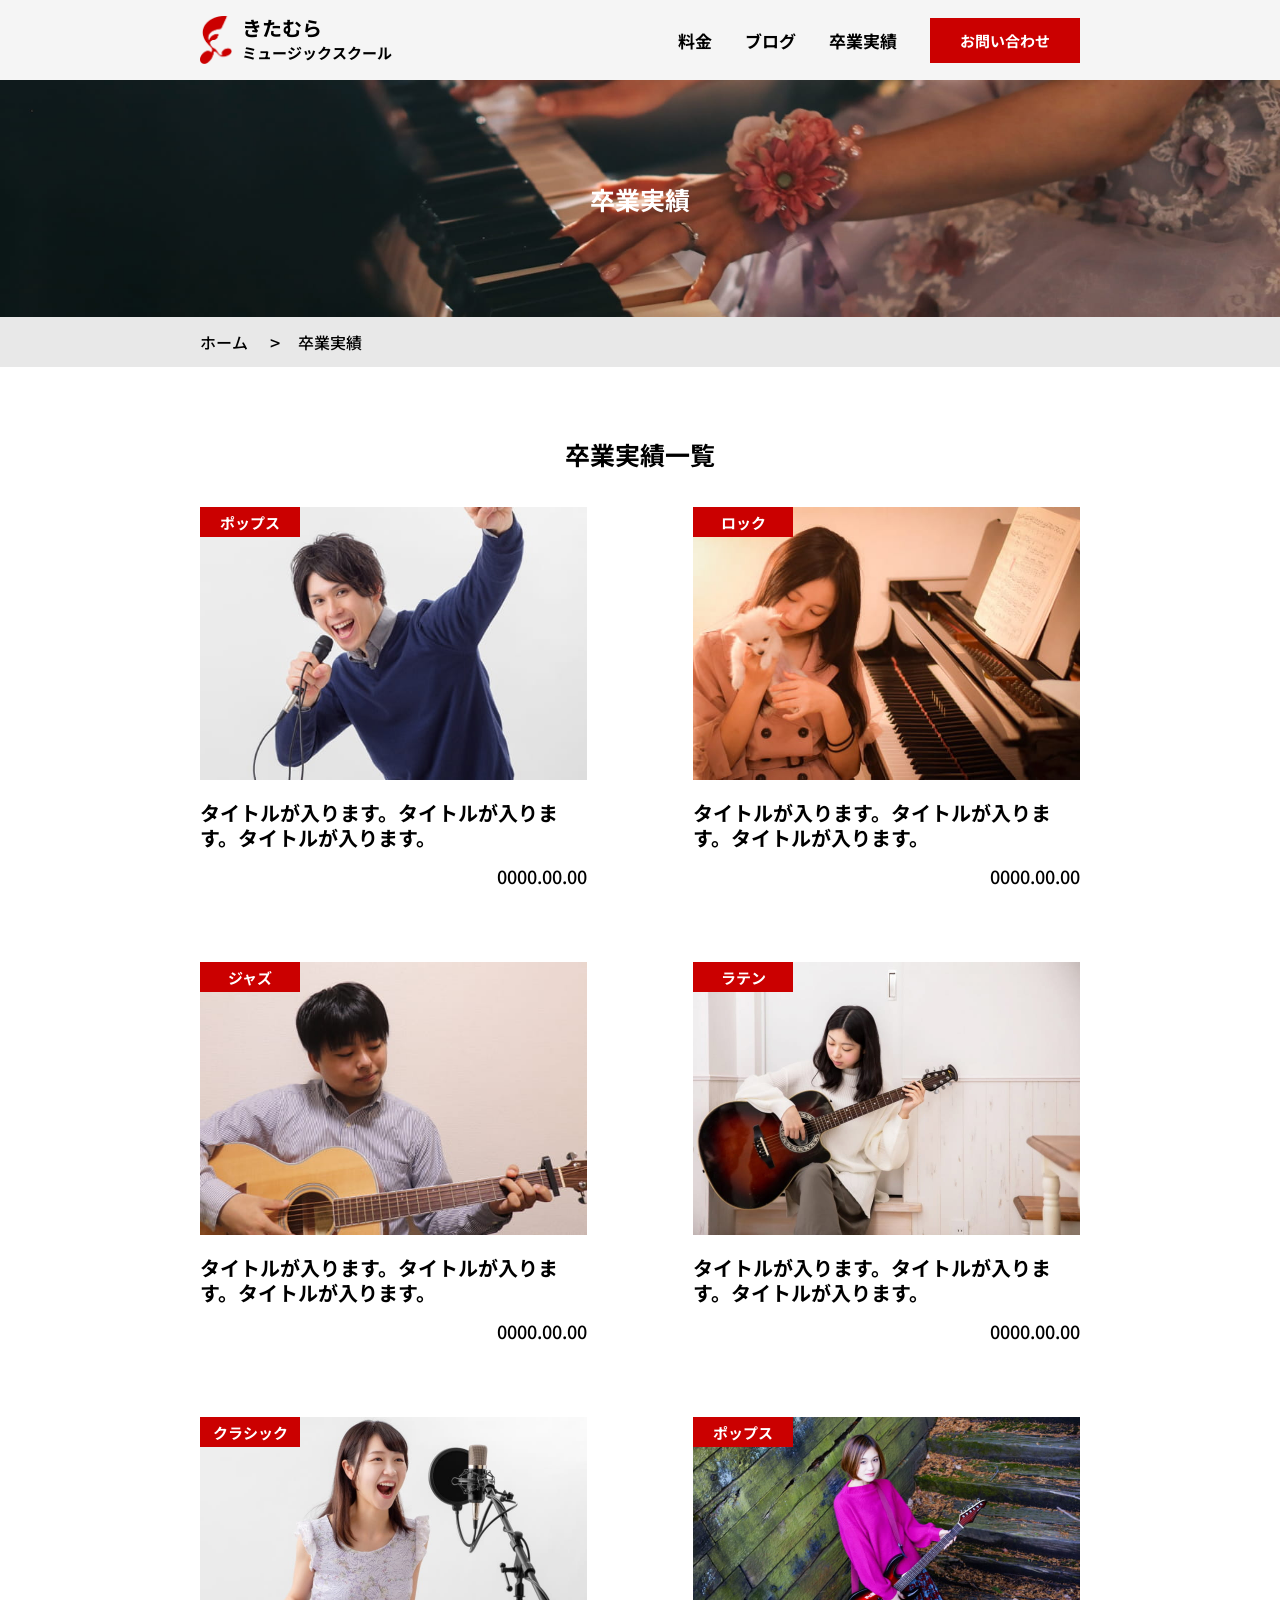
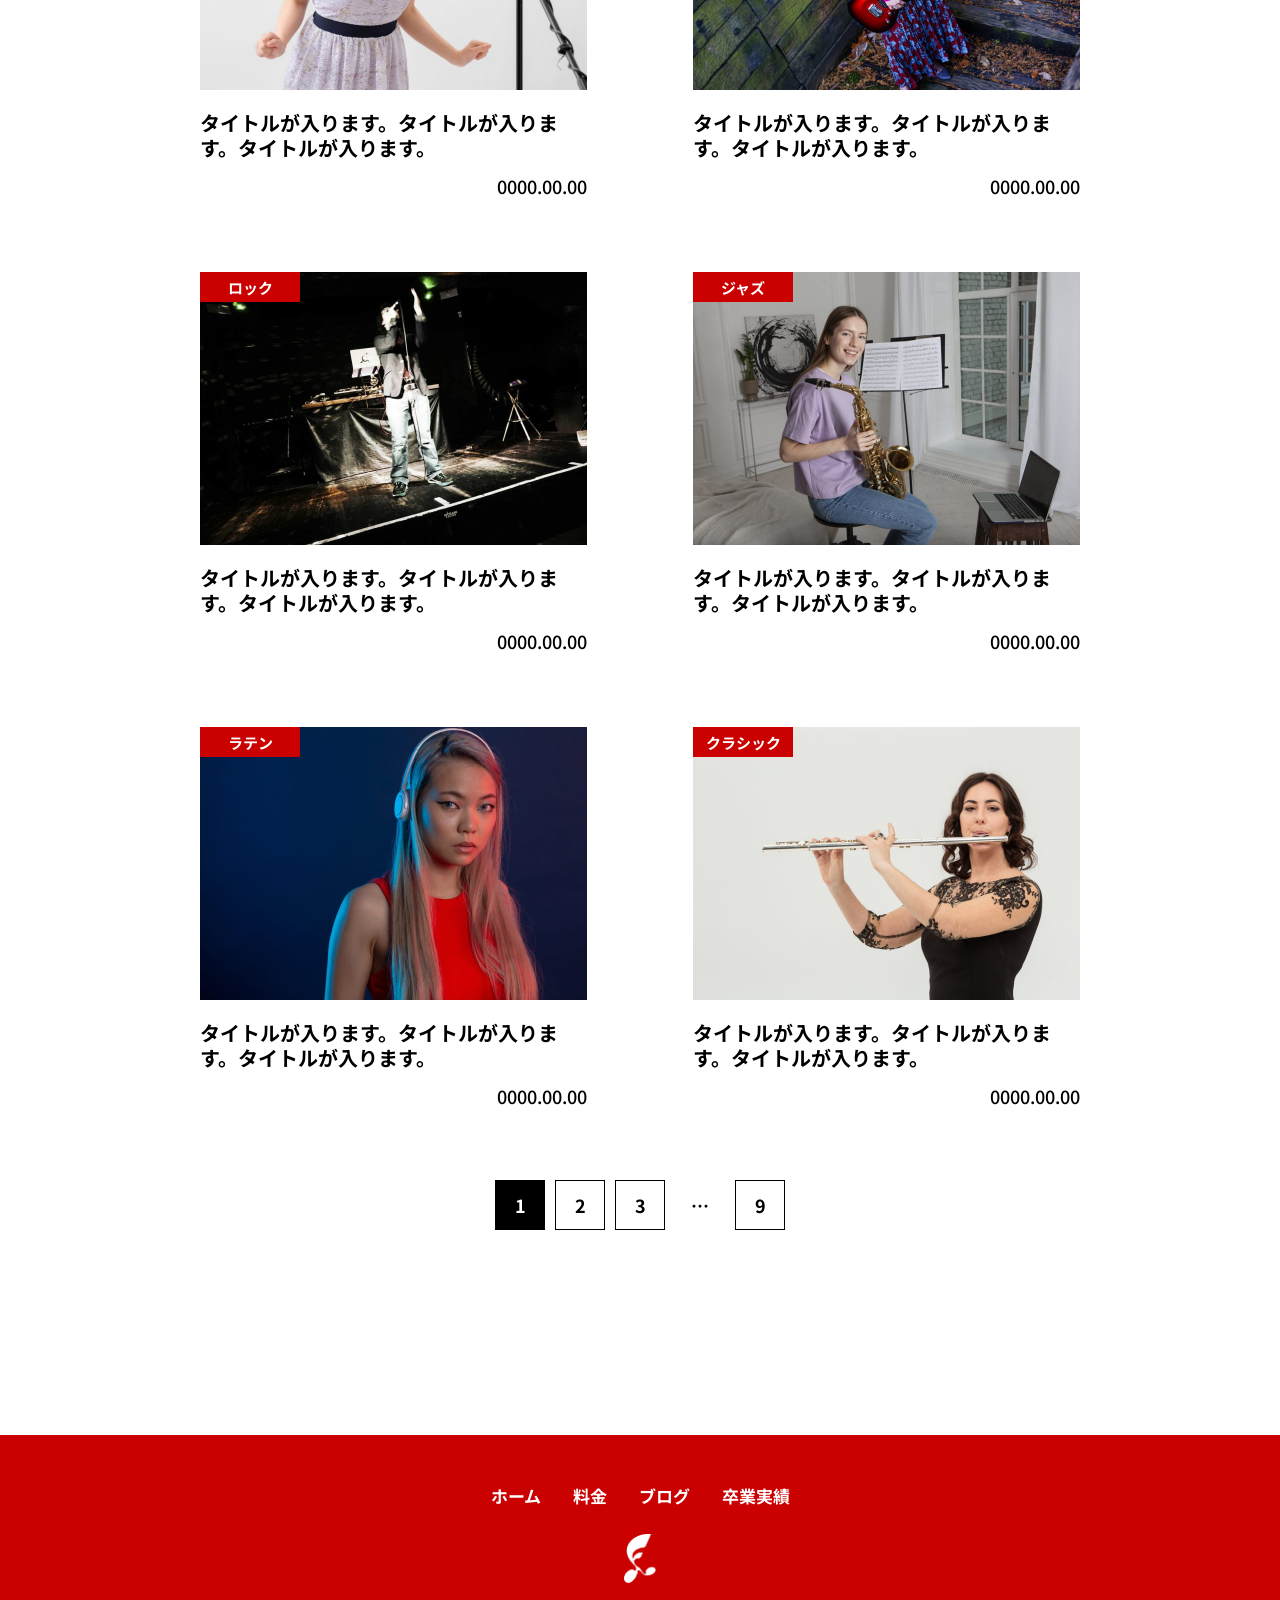
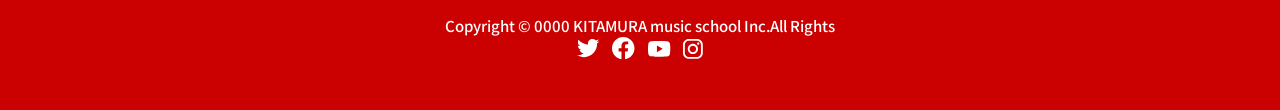
<file: result.html>
<!DOCTYPE html>
<html lang="ja">

<head prefix="og: https://ogp.me/ns#">
  <meta charset="UTF-8" />
  <meta name="viewport" content="width=device-width, initial-scale=1.0" />
  <meta name="format-detection" content="telephone=no, email=no" />
  <title>きたむらミュージックスクール</title>
  <meta name="description" content="ミュージックスクール ホームページ" />
  <meta name="keywords" content="ホームページ制作 webデザイン" />
  <meta name="robots" content="noindex" />

  <!-- OGP設定 -->
  <meta property="og:title" content="ミュージックスクール" />
  <meta property="og:type" content="website" />
  <meta property="og:image" content="https://サムネイル">
  <meta property="og:url" content="ページのURL" />
  <link rel="canonical" href="ページのURL">
  <meta property="og:description" content="どんなスクールかご紹介します" />
  <meta property="og:site_name" content="きたむらミュージックスクール" />
  <meta property="og:locale" content="ja_JP" />

  <!-- <link rel="stylesheet" href="./css/reset.css" /> -->

  <!-- -----------------ファビコン----------------- -->
  <link rel="icon" type="image/png" href="images/favicon.svg">


  <!-- google font設定 -->
  <link rel="preconnect" href="https://fonts.googleapis.com">
  <link rel="preconnect" href="https://fonts.gstatic.com" crossorigin>
  <link
    href="https://fonts.googleapis.com/css2?family=Noto+Sans+JP:wght@100..900&family=Noto+Serif+JP:wght@200..900&display=swap"
    rel="stylesheet">

  <!-- SwiperのCSSを読み込み -->
  <link rel="stylesheet" href="https://cdn.jsdelivr.net/npm/swiper@11/swiper-bundle.min.css" />
  <link rel="stylesheet" href="./css/style.css" />

</head>

<body>
  <!-- -------------ヘッダー----------------- -->
  <header class="l-header">
    <div class="l-header__inner l-header-inner inner">
      <div class="l-header__title">
        <div>
          <a href="./index.html">
            <span class="l-header__logo">
              <img src="./images/logo-red.png" alt="音符のアイコン">
            </span>
            <span class="l-header__name">
              <span class="l-header__name-main">きたむら<br class="pc-only"></span>
              <span class="l-header__name-sub">ミュージックスクール</span>
            </span>
          </a>
        </div>
      </div>
      <div class="l-header__right">
        <!-- ハンバーガーボタン -->
        <button class="hamburger sp-only" aria-label="メニュー">
          <span></span>
          <span></span>
          <span></span>
        </button>


        <ul class="l-header__nav l-header-nav">
          <li>
            <a href="./plan.html" class="l-header-nav-link">料金</a>
          </li>
          <li>
            <a href="./blog.html" class="l-header-nav-link">ブログ</a>
          </li>
          <li>
            <a href="./result.html" class="l-header-nav-link">卒業実績</a>
          </li>
        </ul>
        <a href="./contact.html" class="l-header__contact pc-only c-contact-btn">お問い合わせ</a>
      </div>
    </div>

  </header>
  <main>
    <section class="p-result-fv">
      <div class="p-result-fv__image">
        <img src="./images/result.jpg" alt="ピアノを弾く花飾りをつけた女性">
      <!-- </div> -->

      <h1 class="p-result-fv-catch">
        卒業実績
      </h1>
      </div>

    </section>


    <!-- パンくずリスト -->
    <nav class="c-breadcrumbs">
      <div class="inner c-breadcrumbs__inner">
        <ol class="c-breadcrumbs__list">
          <li>
            <a href="./index.html">
              <span>ホーム</span>
            </a>
          </li>
          <li>
            <span>卒業実績</span>
          </li>
        </ol>
      </div>
    </nav>

    <!-- ------------------卒業実績----------------- -->


    <section class="p-result">
      <div class="inner">
        <h2 class="p-plan__title">卒業実績一覧</h2>

        <div class="p-result__contents">
          <div class="p-result__items">

            <a href="./result-detail.html" class="p-result-item">
              <div class="p-result__image">
                <img src="./images/voice01.jpg" alt="生徒さん1">
                <div class="c-photo-pop p-result-pop">
                  ポップス
                </div>
              </div>
              <p class="p-result__text">
                タイトルが入ります。タイトルが入ります。タイトルが入ります。
              </p>
              <time class="p-blog-list__date p-result-date" datetime="0000-00-00">0000.00.00</time>
            </a>


            <a href="./result-detail.html" class="p-result-item">
              <div class="p-result__image">
                <img src="./images/voice02.jpg" alt="生徒さん2">
                <div class="c-photo-pop p-result-pop">
                  ロック
                </div>
              </div>
              <p class="p-result__text">
                タイトルが入ります。タイトルが入ります。タイトルが入ります。
              </p>
              <time class="p-blog-list__date p-result-date" datetime="0000-00-00">0000.00.00</time>

            </a>

            <a href="./result-detail.html" class="p-result-item">
              <div class="p-result__image">
                <img src="./images/voice03.jpg" alt="生徒さん3">
                <div class="c-photo-pop p-result-pop">
                  ジャズ
                </div>
              </div>
              <p class="p-result__text">
                タイトルが入ります。タイトルが入ります。タイトルが入ります。
              </p>
              <time class="p-blog-list__date p-result-date" datetime="0000-00-00">0000.00.00</time>
            </a>

            <a href="./result-detail.html" class="p-result-item">
              <div class="p-result__image">
                <img src="./images/result04.jpg" alt="生徒さん4">
                <div class="c-photo-pop p-result-pop">
                  ラテン
                </div>
              </div>
              <p class="p-result__text">
                タイトルが入ります。タイトルが入ります。タイトルが入ります。
              </p>
              <time class="p-blog-list__date p-result-date" datetime="0000-00-00">0000.00.00</time>

            </a>

            <!-- </div> -->

            <!-- <div class="p-result-content"> -->
            <a href="./result-detail.html" class="p-result-item">
              <div class="p-result__image">
                <img src="./images/result05.jpg" alt="生徒さん5">
                <div class="c-photo-pop p-result-pop">
                  クラシック
                </div>
              </div>
              <p class="p-result__text">
                タイトルが入ります。タイトルが入ります。タイトルが入ります。
              </p>
              <time class="p-blog-list__date p-result-date" datetime="0000-00-00">0000.00.00</time>

            </a>

            <a href="./result-detail.html" class="p-result-item">
              <div class="p-result__image">
                <img src="./images/result06.jpg" alt="生徒さん6">
                <div class="c-photo-pop p-result-pop">
                  ポップス
                </div>
              </div>
              <p class="p-result__text">
                タイトルが入ります。タイトルが入ります。タイトルが入ります。
              </p>
              <time class="p-blog-list__date p-result-date" datetime="0000-00-00">0000.00.00</time>
            </a>

            <!-- </div> -->

            <!-- <div class="p-result-content"> -->
            <a href="./result-detail.html" class="p-result-item">
              <div class="p-result__image">
                <img src="./images/result07.jpg" alt="生徒さん7">
                <div class="c-photo-pop p-result-pop">
                  ロック
                </div>
              </div>
              <p class="p-result__text">
                タイトルが入ります。タイトルが入ります。タイトルが入ります。
              </p>
              <time class="p-blog-list__date p-result-date" datetime="0000-00-00">0000.00.00</time>
            </a>

            <a href="./result-detail.html" class="p-result-item">
              <div class="p-result__image">
                <img src="./images/result08.jpg" alt="生徒さん8">
                <div class="c-photo-pop p-result-pop">
                  ジャズ
                </div>
              </div>
              <p class="p-result__text">
                タイトルが入ります。タイトルが入ります。タイトルが入ります。
              </p>
              <time class="p-blog-list__date p-result-date" datetime="0000-00-00">0000.00.00</time>
            </a>

            <!-- </div> -->

            <!-- <div class="p-result-content"> -->
            <a href="./result-detail.html" class="p-result-item">
              <div class="p-result__image">
                <img src="./images/result09.jpg" alt="生徒さん9">
                <div class="c-photo-pop p-result-pop">
                  ラテン
                </div>
              </div>
              <p class="p-result__text">
                タイトルが入ります。タイトルが入ります。タイトルが入ります。
              </p>
              <time class="p-blog-list__date p-result-date" datetime="0000-00-00">0000.00.00</time>
            </a>

            <a href="./result-detail.html" class="p-result-item">
              <div class="p-top-blog-photo p-result__image">
                <img src="./images/result10.jpg" alt="生徒さん10">
                <div class="c-photo-pop p-result-pop">
                  クラシック
                </div>
              </div>
              <p class="p-result__text">
                タイトルが入ります。タイトルが入ります。タイトルが入ります。
              </p>
              <time class="p-blog-list__date p-result-date" datetime="0000-00-00">0000.00.00</time>
            </a>

          </div>

          <nav class="p-pagination p-pagination-result">
            <ul class="p-pagination__list">
              <li class="is-active"><span>1</span></li>
              <li><a href="./result.html">2</a></li>
              <li><a href="./result.html">3</a></li>
              <li class="p-pagination__dots">…</li>
              <li><a href="./result.html">9</a></li>
            </ul>
          </nav>


        </div>

      </div>
    </section>

    <!-- ------------------フィックスアリア トップに戻るボタン--------------------   -->
    <div class="p-fixed-area p-top-blog-fixd">

      <div class="c-top-btn">
        <a href="#" class="c-top-btn__arrow">
          <span>
            <img src="./images/top-back-arrow.svg" alt="トップに戻るボタン矢印">
          </span>
        </a>
      </div>
      <a href="./contact.html" class="c-contact-btn c-contact-btn--fixed">お問い合わせ</a>

    </div>
  </main>


  <!-- -----------------フッター-------------------    -->

  <footer>
    <div class="l-footer">
      <div class="inner">
        <ul class="l-footer__nav">
          <li>
            <a href="./index.html">ホーム</a>
          </li>
          <li>
            <a href="./plan.html">料金</a>
          </li>
          <li>
            <a href="./blog.html">ブログ</a>
          </li>
          <li>
            <a href="./result.html">卒業実績</a>
          </li>
        </ul>
        <div class="l-footer__logo">
          <a href="./index.html">
            <img src="./images/logo-white.png" alt="白の音符のアイコン">
          </a>
        </div>
        <div class="l-footer__copyright">
          Copyright &copy; 0000 KITAMURA music school Inc.All Rights
        </div>

        <div class="l-footer-sns sns">
          <a href="#" class="l-sns__link" target="_blank" rel="noopener noreferrer">
            <img src="images/icon-twitter.svg" alt="x" /></a>
          <a href="#" class="l-sns__link" target="_blank" rel="noopener noreferrer">
            <img src="images/icon-facebook.svg" alt="facebook" /></a>
          <a href="#" class="l-sns__link" target="_blank" rel="noopener noreferrer">
            <img src="images/icon-youtube.svg" alt="youtube" /></a>
          <a href="#" class="l-sns__link" target="_blank" rel="noopener noreferrer">
            <img src="images/icon-instagram.svg" alt="instagram" /></a>

        </div>
      </div>
    </div>

  </footer>
  <script src="https://code.jquery.com/jquery-3.7.1.min.js"></script>
  <!-- JSを読み込む  -->
  <script src="https://cdn.jsdelivr.net/npm/swiper@11/swiper-bundle.min.js"></script>
  <script src="./js/script.js"></script>
</body>

</html>
</file>
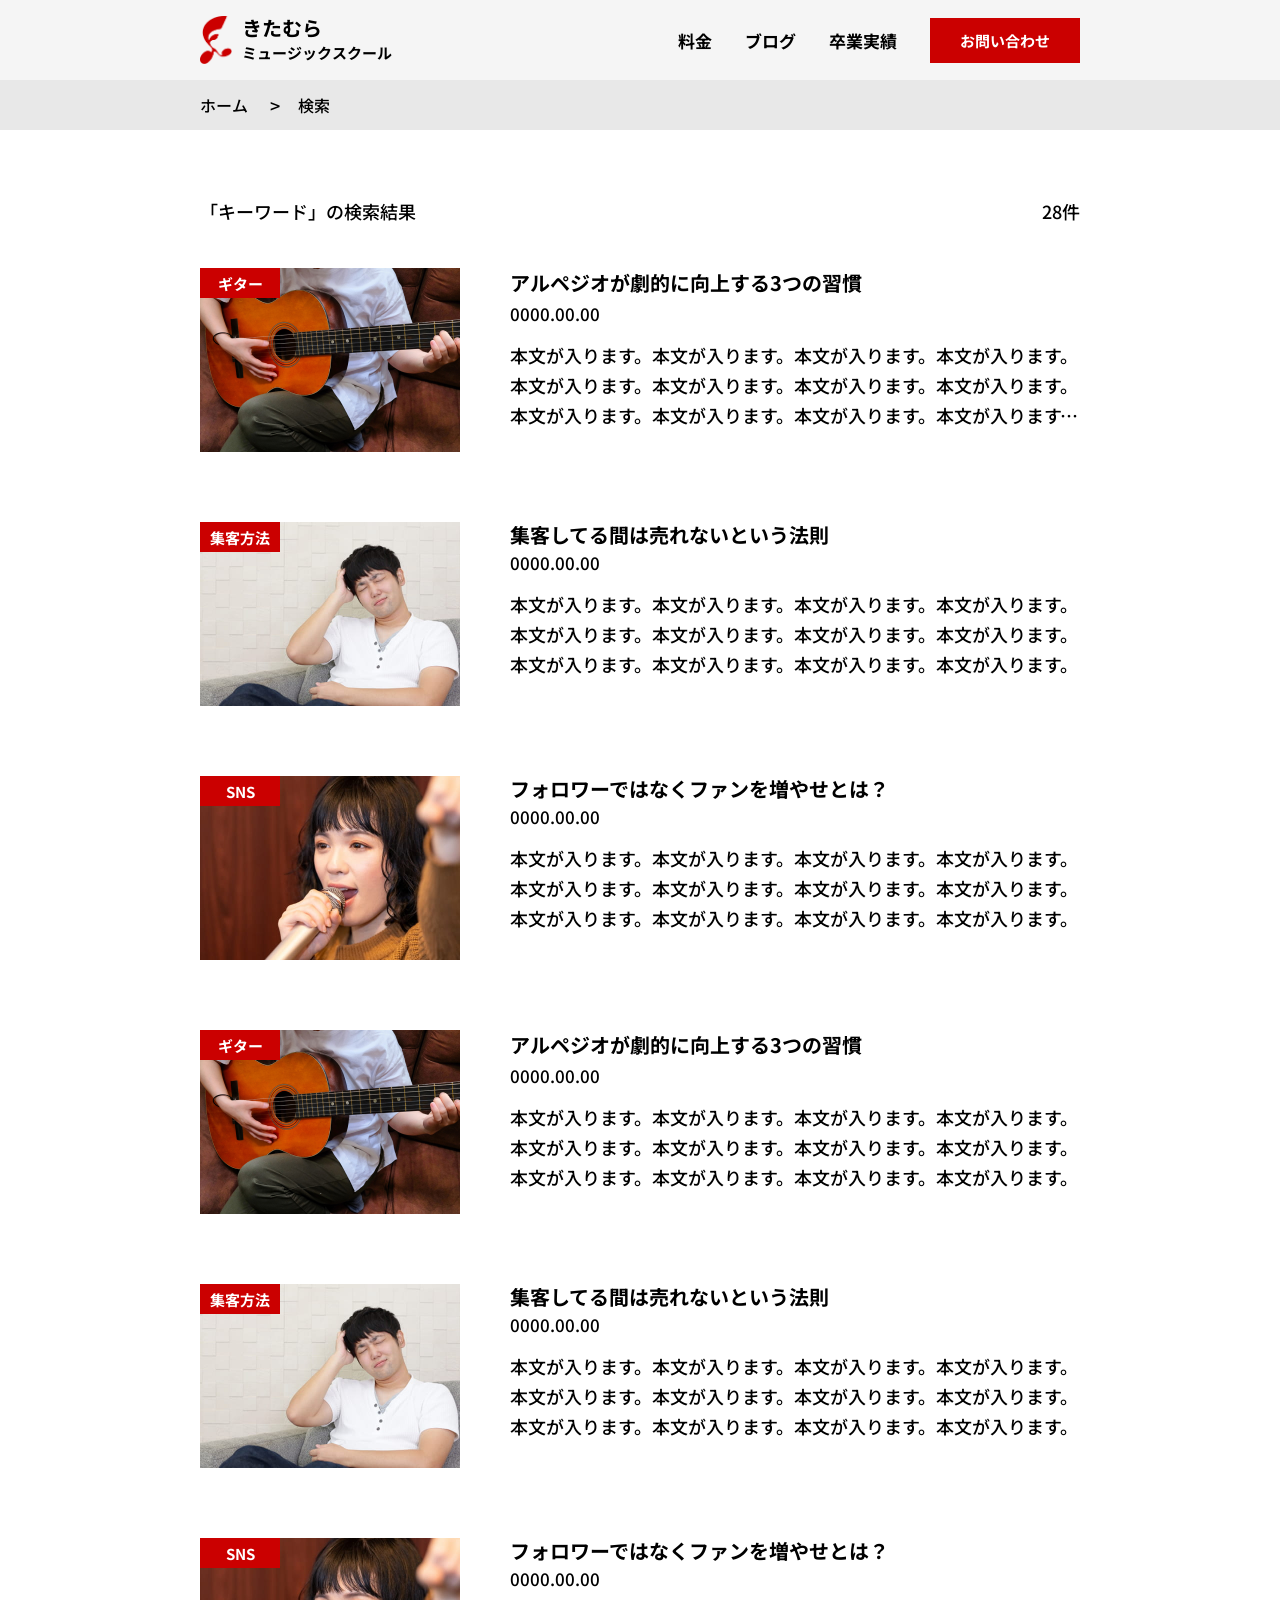
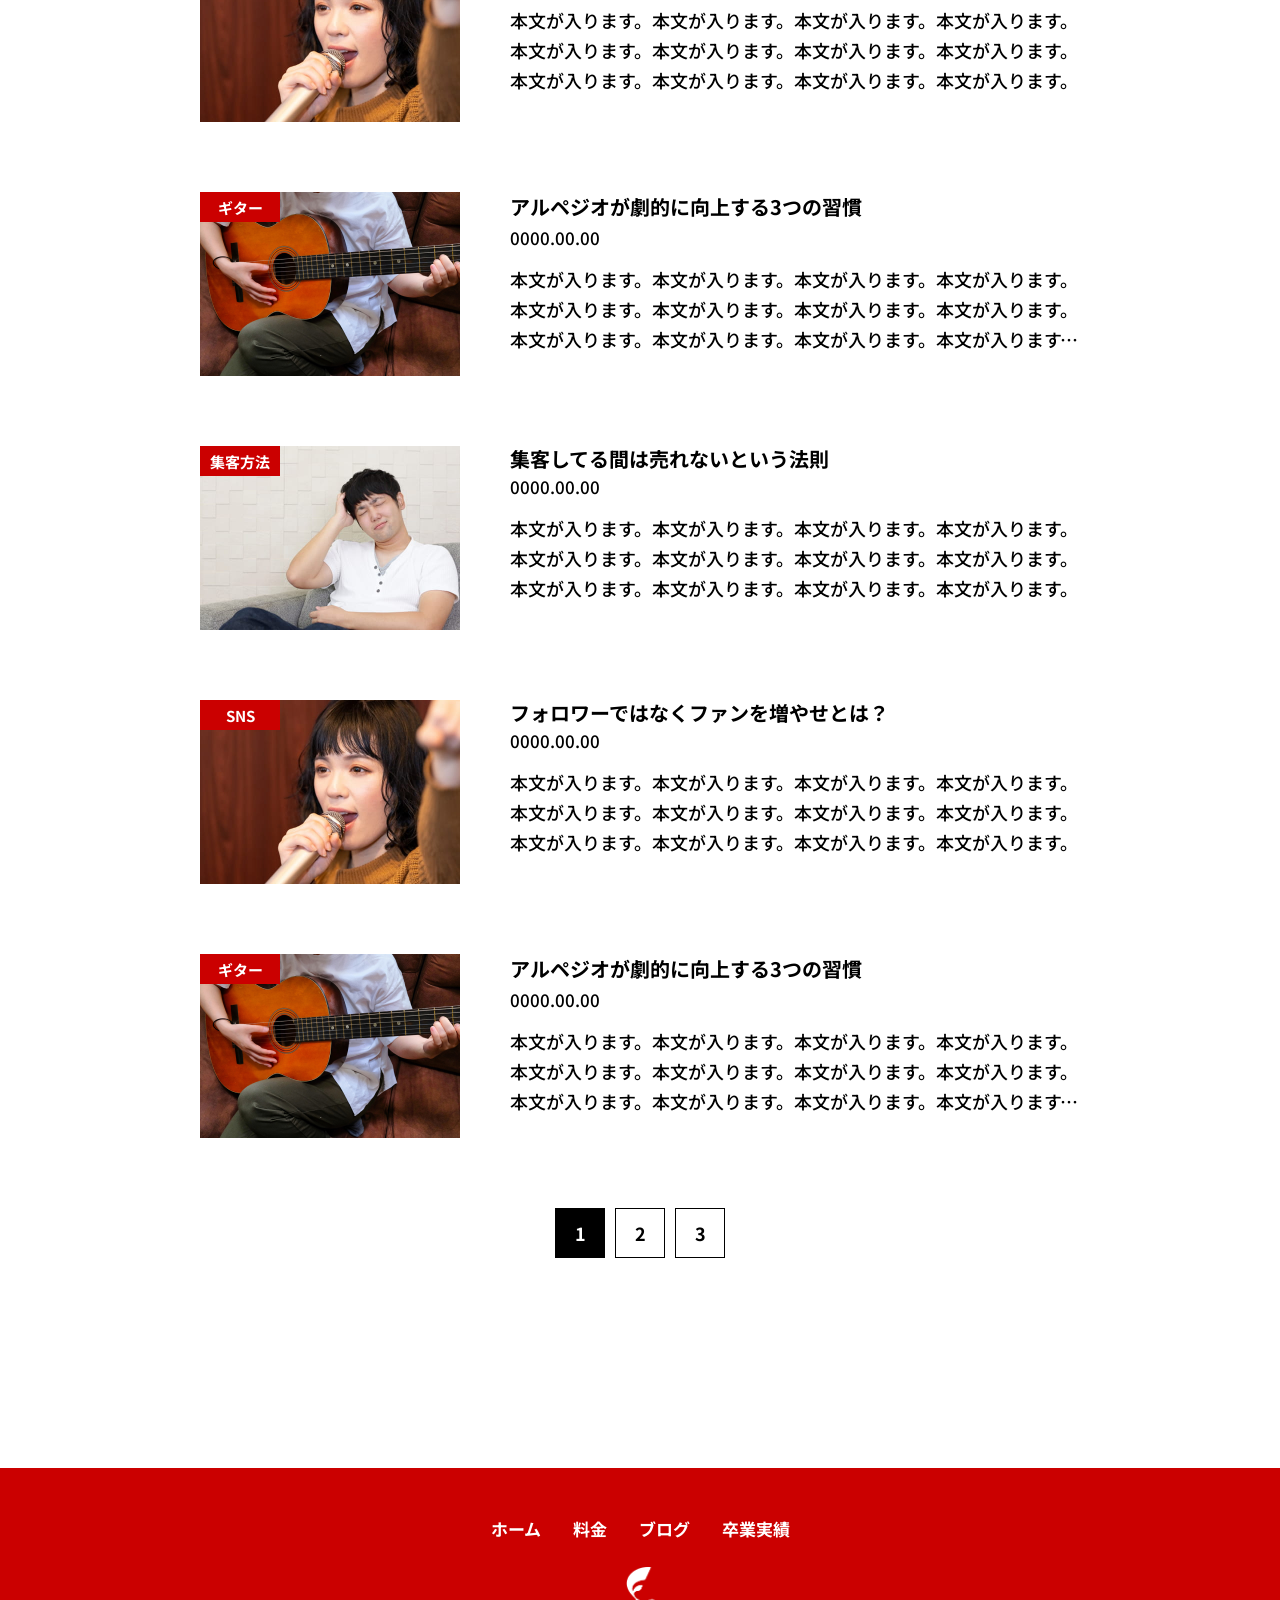
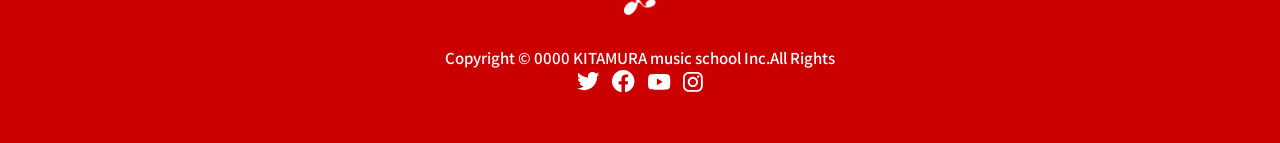
<file: search.html>
<!DOCTYPE html>
<html lang="ja">

<head prefix="og: https://ogp.me/ns#">
  <meta charset="UTF-8" />
  <meta name="viewport" content="width=device-width, initial-scale=1.0" />
  <meta name="format-detection" content="telephone=no, email=no" />
  <title>きたむらミュージックスクール</title>
  <meta name="description" content="ミュージックスクール ホームページ" />
  <meta name="keywords" content="ホームページ制作 webデザイン" />
  <meta name="robots" content="noindex" />

  <!-- OGP設定 -->
  <meta property="og:title" content="ミュージックスクール" />
  <meta property="og:type" content="website" />
  <meta property="og:image" content="https://サムネイル">
  <meta property="og:url" content="ページのURL" />
  <link rel="canonical" href="ページのURL">
  <meta property="og:description" content="どんなスクールかご紹介します" />
  <meta property="og:site_name" content="きたむらミュージックスクール" />
  <meta property="og:locale" content="ja_JP" />

  <!-- <link rel="stylesheet" href="./css/reset.css" /> -->

  <!-- -----------------ファビコン----------------- -->
  <link rel="icon" type="image/png" href="images/favicon.svg">


  <!-- google font設定 -->
  <link rel="preconnect" href="https://fonts.googleapis.com">
  <link rel="preconnect" href="https://fonts.gstatic.com" crossorigin>
  <link
    href="https://fonts.googleapis.com/css2?family=Noto+Sans+JP:wght@100..900&family=Noto+Serif+JP:wght@200..900&display=swap"
    rel="stylesheet">

  <!-- SwiperのCSSを読み込み -->
  <link rel="stylesheet" href="https://cdn.jsdelivr.net/npm/swiper@11/swiper-bundle.min.css" />
  <link rel="stylesheet" href="./css/style.css" />
</head>

<body>

  <!-- -------------ヘッダー----------------- -->
  <header class="l-header">
    <div class="l-header__inner l-header-inner inner">
      <div class="l-header__title">
        <h1>
          <a href="./index.html">
            <span class="l-header__logo">
              <img src="./images/logo-red.png" alt="音符のアイコン">
            </span>
            <span class="l-header__name">
              <span class="l-header__name-main">きたむら<br class="pc-only"></span>
              <span class="l-header__name-sub">ミュージックスクール</span>
            </span>
          </a>
        </h1>
      </div>
      <div class="l-header__right">

        <!-- ハンバーガーボタン -->
        <button class="hamburger sp-only" aria-label="メニュー">
          <span></span>
          <span></span>
          <span></span>
        </button>


        <ul class="l-header__nav l-header-nav">
          <li>
            <a href="./plan.html" class="l-header-nav-link">料金</a>
          </li>
          <li>
            <a href="./blog.html" class="l-header-nav-link">ブログ</a>
          </li>
          <li>
            <a href="./result.html" class="l-header-nav-link">卒業実績</a>
          </li>
        </ul>
        <a href="./contact.html" class="l-header__contact pc-only c-contact-btn">お問い合わせ</a>
      </div>
    </div>

  </header>

  <!-- -----------メイン--------------- -->
  <main>
    <!-- パンくずリスト -->
    <nav class="c-breadcrumbs">
      <div class="inner c-breadcrumbs__inner">
        <ol class="c-breadcrumbs__list">
          <li>
            <a href="./index.html">
              <span>ホーム</span>
            </a>
          </li>
          <li>
            <span>検索</span>
          </li>
        </ol>
      </div>
    </nav>
    <!-- --------------search-------------------- -->

    <section class="p-search">
      <div class="inner p-search-inner">
        <h2 class="p-search-title">
          <span class="p-search-textword">
            <span>「キーワード」</span>の検索結果
          </span>
          <span class="p-search-count">28件</span>
        </h2>

        <div class="p-blog-list__items p-search-items">

          <a href="./blog-detail.html" class="p-blog-list__item p-blog-list-item">
            <div class="p-top-blog-photo p-blog-list__image">
              <picture>
                <source media="(min-width:768px)" srcset="./images/blog03.jpg">
                <img src="./images/blog03-sp.jpg" alt="ギターを弾いている人の写真">
              </picture>
              <div class="c-photo-pop">
                ギター
              </div>
            </div>
            <div class="p-blog-list__body">
              <h3 class="p-blog-list__title p-search-list-title">アルペジオが劇的に向上する3つの習慣</h3>
              <time class="p-blog-list__date" datetime="0000-00-00">0000.00.00</time>
              <div class="p-blog-list__text p-search-text">
                <p>本文が入ります。本文が入ります。本文が入ります。本文が入ります。
                  本文が入ります。本文が入ります。本文が入ります。本文が入ります。
                  本文が入ります。本文が入ります。本文が入ります。本文が入ります。
                  本文が入ります。本文が入ります。本文が入ります。本文が入ります。
                </p>
              </div>
            </div>
          </a>



          <a href="./blog-detail.html" class="p-blog-list__item p-blog-list__item">
            <div class="p-top-blog-photo p-blog-list__image">
              <picture>
                <source media="(min-width:768px)" srcset="./images/blog02.jpg">
                <img src="./images/blog02-sp.jpg" alt="ソファーに座る男性">
              </picture>
              <div class="c-photo-pop">
                集客方法
              </div>
            </div>
            <div class="p-blog-list__body">
              <h3 class="p-blog-list__title">集客してる間は売れないという法則</h3>
              <time class="p-blog-list__date" datetime="0000-00-00">0000.00.00</time>
              <div class="p-blog-list__text p-search-text">
                <p>本文が入ります。本文が入ります。本文が入ります。本文が入ります。
                  本文が入ります。本文が入ります。本文が入ります。本文が入ります。
                  本文が入ります。本文が入ります。本文が入ります。本文が入ります。</p>
              </div>
            </div>
          </a>


          <a href="./blog-detail.html" class="p-blog-list__item p-blog-list__item">
            <div class="p-top-blog-photo p-blog-list__image">
              <picture>
                <source media="(min-width:768px)" srcset="./images/blog01.jpg">
                <img src="./images/blog01-sp.jpg" alt="マイクを持つ女性">
              </picture>
              <div class="c-photo-pop">
                SNS
              </div>
            </div>
            <div class="p-blog-list__body">
              <h3 class="p-blog-list__title">フォロワーではなくファンを増やせとは？</h3>
              <time class="p-blog-list__date" datetime="0000-00-00">0000.00.00</time>
              <div class="p-blog-list__text p-search-text">
                <p>本文が入ります。本文が入ります。本文が入ります。本文が入ります。
                  本文が入ります。本文が入ります。本文が入ります。本文が入ります。
                  本文が入ります。本文が入ります。本文が入ります。本文が入ります。</p>
              </div>
            </div>
          </a>

          <a href="./blog-detail.html" class="p-blog-list__item p-blog-list-item">
            <div class="p-top-blog-photo p-blog-list__image">
              <picture>
                <source media="(min-width:768px)" srcset="./images/blog03.jpg">
                <img src="./images/blog03-sp.jpg" alt="ギターを弾いている人の写真">
              </picture>
              <div class="c-photo-pop">
                ギター
              </div>
            </div>
            <div class="p-blog-list__body">
              <h3 class="p-blog-list__title p-search-list-title">アルペジオが劇的に向上する3つの習慣</h3>
              <time class="p-blog-list__date" datetime="0000-00-00">0000.00.00</time>
              <div class="p-blog-list__text p-search-text">
                <p>本文が入ります。本文が入ります。本文が入ります。本文が入ります。
                  本文が入ります。本文が入ります。本文が入ります。本文が入ります。
                  本文が入ります。本文が入ります。本文が入ります。本文が入ります。
                </p>
              </div>
            </div>
          </a>



          <a href="./blog-detail.html" class="p-blog-list__item p-blog-list__item">
            <div class="p-top-blog-photo p-blog-list__image">
              <picture>
                <source media="(min-width:768px)" srcset="./images/blog02.jpg">
                <img src="./images/blog02-sp.jpg" alt="ソファーに座る男性">
              </picture>
              <div class="c-photo-pop">
                集客方法
              </div>
            </div>
            <div class="p-blog-list__body">
              <h3 class="p-blog-list__title">集客してる間は売れないという法則</h3>
              <time class="p-blog-list__date" datetime="0000-00-00">0000.00.00</time>
              <div class="p-blog-list__text p-search-text">
                <p>本文が入ります。本文が入ります。本文が入ります。本文が入ります。
                  本文が入ります。本文が入ります。本文が入ります。本文が入ります。
                  本文が入ります。本文が入ります。本文が入ります。本文が入ります。</p>
              </div>
            </div>
          </a>


          <a href="./blog-detail.html" class="p-blog-list__item p-blog-list__item">
            <div class="p-top-blog-photo p-blog-list__image">
              <picture>
                <source media="(min-width:768px)" srcset="./images/blog01.jpg">
                <img src="./images/blog01-sp.jpg" alt="マイクを持つ女性">
              </picture>
              <div class="c-photo-pop">
                SNS
              </div>
            </div>
            <div class="p-blog-list__body">
              <h3 class="p-blog-list__title">フォロワーではなくファンを増やせとは？</h3>
              <time class="p-blog-list__date" datetime="0000-00-00">0000.00.00</time>
              <div class="p-blog-list__text p-search-text">
                <p>本文が入ります。本文が入ります。本文が入ります。本文が入ります。
                  本文が入ります。本文が入ります。本文が入ります。本文が入ります。
                  本文が入ります。本文が入ります。本文が入ります。本文が入ります。</p>
              </div>
            </div>
          </a>

          <a href="./blog-detail.html" class="p-blog-list__item p-blog-list-item">
            <div class="p-top-blog-photo p-blog-list__image">
              <picture>
                <source media="(min-width:768px)" srcset="./images/blog03.jpg">
                <img src="./images/blog03-sp.jpg" alt="ギターを弾いている人の写真">
              </picture>
              <div class="c-photo-pop">
                ギター
              </div>
            </div>
            <div class="p-blog-list__body">
              <h3 class="p-blog-list__title p-search-list-title">アルペジオが劇的に向上する3つの習慣</h3>
              <time class="p-blog-list__date" datetime="0000-00-00">0000.00.00</time>
              <div class="p-blog-list__text p-search-text">
                <p>本文が入ります。本文が入ります。本文が入ります。本文が入ります。
                  本文が入ります。本文が入ります。本文が入ります。本文が入ります。
                  本文が入ります。本文が入ります。本文が入ります。本文が入ります。
                  本文が入ります。本文が入ります。本文が入ります。本文が入ります。</p>
              </div>
            </div>
          </a>



          <a href="./blog-detail.html" class="p-blog-list__item p-blog-list__item">
            <div class="p-top-blog-photo p-blog-list__image">
              <picture>
                <source media="(min-width:768px)" srcset="./images/blog02.jpg">
                <img src="./images/blog02-sp.jpg" alt="ソファーに座る男性">
              </picture>
              <div class="c-photo-pop">
                集客方法
              </div>
            </div>
            <div class="p-blog-list__body">
              <h3 class="p-blog-list__title">集客してる間は売れないという法則</h3>
              <time class="p-blog-list__date" datetime="0000-00-00">0000.00.00</time>
              <div class="p-blog-list__text p-search-text">
                <p>本文が入ります。本文が入ります。本文が入ります。本文が入ります。
                  本文が入ります。本文が入ります。本文が入ります。本文が入ります。
                  本文が入ります。本文が入ります。本文が入ります。本文が入ります。</p>
              </div>
            </div>
          </a>


          <a href="./blog-detail.html" class="p-blog-list__item p-blog-list__item">
            <div class="p-top-blog-photo p-blog-list__image">
              <picture>
                <source media="(min-width:768px)" srcset="./images/blog01.jpg">
                <img src="./images/blog01-sp.jpg" alt="マイクを持つ女性">
              </picture>
              <div class="c-photo-pop">
                SNS
              </div>
            </div>
            <div class="p-blog-list__body">
              <h3 class="p-blog-list__title">フォロワーではなくファンを増やせとは？</h3>
              <time class="p-blog-list__date" datetime="0000-00-00">0000.00.00</time>
              <div class="p-blog-list__text p-search-text">
                <p>本文が入ります。本文が入ります。本文が入ります。本文が入ります。
                  本文が入ります。本文が入ります。本文が入ります。本文が入ります。
                  本文が入ります。本文が入ります。本文が入ります。本文が入ります。</p>
              </div>
            </div>
          </a>

          <a href="./blog-detail.html" class="p-blog-list__item p-blog-list-item">
            <div class="p-top-blog-photo p-blog-list__image">
              <picture>
                <source media="(min-width:768px)" srcset="./images/blog03.jpg">
                <img src="./images/blog03-sp.jpg" alt="ギターを弾いている人の写真">
              </picture>
              <div class="c-photo-pop">
                ギター
              </div>
            </div>
            <div class="p-blog-list__body">
              <h3 class="p-blog-list__title p-search-list-title">アルペジオが劇的に向上する3つの習慣</h3>
              <time class="p-blog-list__date" datetime="0000-00-00">0000.00.00</time>
              <div class="p-blog-list__text p-search-text">
                <p>本文が入ります。本文が入ります。本文が入ります。本文が入ります。
                  本文が入ります。本文が入ります。本文が入ります。本文が入ります。
                  本文が入ります。本文が入ります。本文が入ります。本文が入ります。
                  本文が入ります。本文が入ります。本文が入ります。本文が入ります。</p>
              </div>
            </div>
          </a>


          <nav class="p-pagination p-pagination-search">
            <ul class="p-pagination__list">
              <li><a href="#" class="is-active"><span>1</span></a></li>
              <li><a href="#">2</a></li>
              <li><a href="#">3</a></li>
            </ul>
          </nav>


        </div>
      </div>
    </section>

    <!-- ------------------フィックスアリア トップに戻るボタン--------------------   -->
    <div class="p-fixed-area">

      <div class="c-top-btn">
        <a href="#" class="c-top-btn__arrow">
          <span>
            <img src="./images/top-back-arrow.svg" alt="トップに戻るボタン矢印">
          </span>
        </a>
      </div>
      <a href="./contact.html" class="c-contact-btn c-contact-btn--fixed">お問い合わせ</a>

    </div>

  </main>
  <!-- -----------------フッター-------------------    -->

  <footer>
    <div class="l-footer">
      <div class="inner">
        <ul class="l-footer__nav">
          <li>
            <a href="./index.html">ホーム</a>
          </li>
          <li>
            <a href="./plan.html">料金</a>
          </li>
          <li>
            <a href="./blog.html">ブログ</a>
          </li>
          <li>
            <a href="./result.html">卒業実績</a>
          </li>
        </ul>
        <div class="l-footer__logo">
          <a href="./index.html">
            <img src="./images/logo-white.png" alt="白の音符のアイコン">
          </a>
        </div>
        <div class="l-footer__copyright">
          Copyright &copy; 0000 KITAMURA music school Inc.All Rights
        </div>

        <div class="l-footer-sns sns">
          <a href="#" class="l-sns__link" target="_blank" rel="noopener noreferrer">
            <img src="images/icon-twitter.svg" alt="x" /></a>
          <a href="#" class="l-sns__link" target="_blank" rel="noopener noreferrer">
            <img src="images/icon-facebook.svg" alt="facebook" /></a>
          <a href="#" class="l-sns__link" target="_blank" rel="noopener noreferrer">
            <img src="images/icon-youtube.svg" alt="youtube" /></a>
          <a href="#" class="l-sns__link" target="_blank" rel="noopener noreferrer">
            <img src="images/icon-instagram.svg" alt="instagram" /></a>

        </div>
      </div>
    </div>

  </footer>
  <script src="https://code.jquery.com/jquery-3.7.1.min.js"></script>
  <!-- JSを読み込む  -->
  <script src="https://cdn.jsdelivr.net/npm/swiper@11/swiper-bundle.min.js"></script>
  <script src="./js/script.js"></script>
</body>

</html>
</file>
<file: css/style.css>
@charset "UTF-8";
/*! destyle.css v4.0.1 | MIT License | https://github.com/nicolas-cusan/destyle.css */
/* Reset box-model and set borders */
/* ============================================ */
*,
::before,
::after {
  -webkit-box-sizing: border-box;
          box-sizing: border-box;
  border-style: solid;
  border-width: 0;
  min-width: 0;
}

/* Document */
/* ============================================ */
/**
 * 1. Correct the line height in all browsers.
 * 2. Prevent adjustments of font size after orientation changes in iOS.
 * 3. Remove gray overlay on links for iOS.
 */
html {
  line-height: 1.15; /* 1 */
  -webkit-text-size-adjust: 100%; /* 2 */
  -webkit-tap-highlight-color: transparent; /* 3*/
}

/* Sections */
/* ============================================ */
/**
 * Remove the margin in all browsers.
 */
body {
  margin: 0;
}

/**
 * Render the `main` element consistently in IE.
 */
main {
  display: block;
}

/* Vertical rhythm */
/* ============================================ */
p,
table,
blockquote,
address,
pre,
iframe,
form,
figure,
dl {
  margin: 0;
}

/* Headings */
/* ============================================ */
h1,
h2,
h3,
h4,
h5,
h6 {
  font-size: inherit;
  font-weight: inherit;
  margin: 0;
}

/* Lists (enumeration) */
/* ============================================ */
ul,
ol {
  margin: 0;
  padding: 0;
  list-style: none;
}

/* Lists (definition) */
/* ============================================ */
dt {
  font-weight: bold;
}

dd {
  margin-left: 0;
}

/* Grouping content */
/* ============================================ */
/**
 * 1. Add the correct box sizing in Firefox.
 * 2. Show the overflow in Edge and IE.
 */
hr {
  -webkit-box-sizing: content-box;
          box-sizing: content-box; /* 1 */
  height: 0; /* 1 */
  overflow: visible; /* 2 */
  border-top-width: 1px;
  margin: 0;
  clear: both;
  color: inherit;
}

/**
 * 1. Correct the inheritance and scaling of font size in all browsers.
 * 2. Correct the odd `em` font sizing in all browsers.
 */
pre {
  font-family: monospace, monospace; /* 1 */
  font-size: inherit; /* 2 */
}

address {
  font-style: inherit;
}

/* Text-level semantics */
/* ============================================ */
/**
 * Remove the gray background on active links in IE 10.
 */
a {
  background-color: transparent;
  text-decoration: none;
  color: inherit;
}

/**
 * 1. Remove the bottom border in Chrome 57-
 * 2. Add the correct text decoration in Chrome, Edge, IE, Opera, and Safari.
 */
abbr[title] {
  -webkit-text-decoration: underline dotted;
          text-decoration: underline dotted; /* 2 */
}

/**
 * Add the correct font weight in Chrome, Edge, and Safari.
 */
b,
strong {
  font-weight: bolder;
}

/**
 * 1. Correct the inheritance and scaling of font size in all browsers.
 * 2. Correct the odd `em` font sizing in all browsers.
 */
code,
kbd,
samp {
  font-family: monospace, monospace; /* 1 */
  font-size: inherit; /* 2 */
}

/**
 * Add the correct font size in all browsers.
 */
small {
  font-size: 80%;
}

/**
 * Prevent `sub` and `sup` elements from affecting the line height in
 * all browsers.
 */
sub,
sup {
  font-size: 75%;
  line-height: 0;
  position: relative;
  vertical-align: baseline;
}

sub {
  bottom: -0.25em;
}

sup {
  top: -0.5em;
}

/* Replaced content */
/* ============================================ */
/**
 * Prevent vertical alignment issues.
 */
svg,
img,
embed,
object,
iframe {
  vertical-align: bottom;
}

/* Forms */
/* ============================================ */
/**
 * Reset form fields to make them styleable.
 * 1. Make form elements stylable across systems iOS especially.
 * 2. Inherit text-transform from parent.
 */
button,
input,
optgroup,
select,
textarea {
  -webkit-appearance: none; /* 1 */
  -moz-appearance: none;
       appearance: none;
  vertical-align: middle;
  color: inherit;
  font: inherit;
  background: transparent;
  padding: 0;
  margin: 0;
  border-radius: 0;
  text-align: inherit;
  text-transform: inherit; /* 2 */
}

/**
 * Correct cursors for clickable elements.
 */
button,
[type=button],
[type=reset],
[type=submit] {
  cursor: pointer;
}

button:disabled,
[type=button]:disabled,
[type=reset]:disabled,
[type=submit]:disabled {
  cursor: default;
}

/**
 * Improve outlines for Firefox and unify style with input elements & buttons.
 */
:-moz-focusring {
  outline: auto;
}

select:disabled {
  opacity: inherit;
}

/**
 * Remove padding
 */
option {
  padding: 0;
}

/**
 * Reset to invisible
 */
fieldset {
  margin: 0;
  padding: 0;
  min-width: 0;
}

legend {
  padding: 0;
}

/**
 * Add the correct vertical alignment in Chrome, Firefox, and Opera.
 */
progress {
  vertical-align: baseline;
}

/**
 * Remove the default vertical scrollbar in IE 10+.
 */
textarea {
  overflow: auto;
}

/**
 * Correct the cursor style of increment and decrement buttons in Chrome.
 */
[type=number]::-webkit-inner-spin-button,
[type=number]::-webkit-outer-spin-button {
  height: auto;
}

/**
 * Correct the outline style in Safari.
 */
[type=search] {
  outline-offset: -2px; /* 1 */
}

/**
 * Remove the inner padding in Chrome and Safari on macOS.
 */
[type=search]::-webkit-search-decoration {
  -webkit-appearance: none;
}

/**
 * 1. Correct the inability to style clickable types in iOS and Safari.
 * 2. Fix font inheritance.
 */
::-webkit-file-upload-button {
  -webkit-appearance: button; /* 1 */
  font: inherit; /* 2 */
}

/**
 * Fix appearance for Firefox
 */
[type=number] {
  -moz-appearance: textfield;
}

/**
 * Clickable labels
 */
label[for] {
  cursor: pointer;
}

/* Interactive */
/* ============================================ */
/*
 * Add the correct display in Edge, IE 10+, and Firefox.
 */
details {
  display: block;
}

/*
 * Add the correct display in all browsers.
 */
summary {
  display: list-item;
}

/*
 * Remove outline for editable content.
 */
[contenteditable]:focus {
  outline: auto;
}

/* Tables */
/* ============================================ */
/**
1. Correct table border color inheritance in all Chrome and Safari.
*/
table {
  border-color: inherit; /* 1 */
  border-collapse: collapse;
}

caption {
  text-align: left;
}

td,
th {
  vertical-align: top;
  padding: 0;
}

th {
  text-align: left;
  font-weight: bold;
}

@media (max-width: 767px) {
  .pc-only {
    display: none !important;
  }
}
@media (min-width: 768px) {
  .sp-only {
    display: none !important;
  }
}
body {
  font-family: "Yu Gothic", "YuGothic", "Hiragino Kaku Gothic ProN", "Noto Sans JP", sans-serif;
  font-optical-sizing: auto;
  font-weight: 500;
  font-style: normal;
  font-size: 1.8rem;
  letter-spacing: 0;
  color: #000000;
  line-height: 1.6666666667;
  padding-top: 8rem;
}
@media (max-width: 767px) {
  body {
    font-size: 1.6rem;
    line-height: 1.875;
    padding-top: 50px;
  }
}

html {
  -moz-appearance: none;
       appearance: none;
  -webkit-appearance: none;
  -webkit-text-size-adjust: 100%;
  word-break: break-all;
  scroll-behavior: smooth;
  scroll-padding-top: 80px;
  font-size: 10px;
}
@media (max-width: 940px) and (min-width: 768px) {
  html {
    font-size: 1.0638297872vw;
  }
}
@media (max-width: 767px) {
  html {
    scroll-padding-top: 50px;
    font-size: 2.6666666667vw;
  }
}

main {
  position: relative;
}

a, button {
  display: inline-block;
  text-decoration: none;
  -webkit-transition: opacity 0.4s;
  transition: opacity 0.4s;
}

a:hover {
  opacity: 0.7;
  cursor: pointer;
}

img {
  width: 100%;
  height: auto;
  display: block;
}

.inner {
  width: 88rem;
  margin-inline: auto;
  position: relative;
}
@media (max-width: 767px) {
  .inner {
    width: 33.5rem;
  }
}

.l-header {
  position: fixed;
  top: 0;
  left: 0;
  -webkit-box-sizing: border-box;
          box-sizing: border-box;
  z-index: 1000;
  height: 8rem;
  width: 100%;
  background: #F5F5F5;
}
@media (max-width: 767px) {
  .l-header {
    display: -webkit-box;
    display: -ms-flexbox;
    display: flex;
    height: 5rem;
  }
}
.l-header-inner {
  display: -webkit-box;
  display: -ms-flexbox;
  display: flex;
  -webkit-box-pack: justify;
      -ms-flex-pack: justify;
          justify-content: space-between;
  -webkit-box-align: center;
      -ms-flex-align: center;
          align-items: center;
  height: 100%;
}
@media (max-width: 767px) {
  .l-header-inner {
    width: 100%;
    padding-left: 2rem;
    display: -webkit-box;
    display: -ms-flexbox;
    display: flex;
    -webkit-box-align: center;
        -ms-flex-align: center;
            align-items: center;
  }
}
.l-header__title a {
  display: -webkit-box;
  display: -ms-flexbox;
  display: flex;
  -webkit-box-align: center;
      -ms-flex-align: center;
          align-items: center;
  height: 8rem;
}
@media (max-width: 767px) {
  .l-header__title a {
    height: 5rem;
  }
}
.l-header__logo {
  width: 3.203rem;
}
@media (max-width: 767px) {
  .l-header__logo {
    width: 20.3px;
  }
}
.l-header__name-main {
  font-size: 2rem;
  font-weight: 700;
  line-height: 1.15;
}
@media (max-width: 767px) {
  .l-header__name-main {
    font-size: 13px;
    line-height: 1.0769230769;
  }
}
.l-header__name {
  line-height: 1.25;
  margin-left: 1rem;
}
@media (max-width: 767px) {
  .l-header__name {
    margin-left: 0.63rem;
  }
}
.l-header__name-sub {
  font-size: 1.5rem;
  font-weight: 700;
  line-height: 1.5333333333;
}
@media (max-width: 767px) {
  .l-header__name-sub {
    font-size: 1.3rem;
    line-height: 1.0769230769;
  }
}

.hamburger {
  position: absolute;
  top: 0;
  right: 0;
  width: 7.2rem;
  height: 5rem;
  background-color: #CB0000;
  cursor: pointer;
  z-index: 9999;
}

.hamburger span {
  position: absolute;
  left: 50%;
  -webkit-transform: translateX(-50%);
          transform: translateX(-50%);
  width: 3.2rem;
  height: 0.4rem;
  border-radius: 0.2rem;
  background-color: #FFFFFF;
  -webkit-transition: opacity 0.4s, -webkit-transform 0.4s;
  transition: opacity 0.4s, -webkit-transform 0.4s;
  transition: transform 0.4s, opacity 0.4s;
  transition: transform 0.4s, opacity 0.4s, -webkit-transform 0.4s;
}

.hamburger span:nth-of-type(1) {
  top: 1.1rem;
}

.hamburger span:nth-of-type(2) {
  top: 2.3rem;
}

.hamburger span:nth-of-type(3) {
  top: 3.519rem;
}

.hamburger.is-open span:nth-of-type(1) {
  top: 2.4rem;
  -webkit-transform: translateX(-50%) rotate(45deg);
          transform: translateX(-50%) rotate(45deg);
}

.hamburger.is-open span:nth-of-type(2) {
  opacity: 0;
}

.hamburger.is-open span:nth-of-type(3) {
  top: 2.4rem;
  -webkit-transform: translateX(-50%) rotate(-45deg);
          transform: translateX(-50%) rotate(-45deg);
}

.l-header-nav {
  display: none;
  -webkit-column-gap: 3.3rem;
     -moz-column-gap: 3.3rem;
          column-gap: 3.3rem;
  -webkit-box-align: center;
      -ms-flex-align: center;
          align-items: center;
}
@media (max-width: 767px) {
  .l-header-nav {
    position: fixed;
    top: 5rem;
    right: 0;
    width: 30rem;
    background: #CB0000;
    -webkit-box-orient: vertical;
    -webkit-box-direction: normal;
        -ms-flex-direction: column;
            flex-direction: column;
    -webkit-transform: translateX(100%);
            transform: translateX(100%);
    -webkit-transition: -webkit-transform 0.6s ease;
    transition: -webkit-transform 0.6s ease;
    transition: transform 0.6s ease;
    transition: transform 0.6s ease, -webkit-transform 0.6s ease;
    z-index: 9998;
    display: block;
  }
}
@media (min-width: 768px) {
  .l-header-nav {
    display: -webkit-box;
    display: -ms-flexbox;
    display: flex;
  }
}
.l-header-nav.is-open {
  -webkit-transform: translateX(0);
          transform: translateX(0);
}

.l-header__right {
  -webkit-box-align: center;
      -ms-flex-align: center;
          align-items: center;
  -webkit-column-gap: 3.3rem;
     -moz-column-gap: 3.3rem;
          column-gap: 3.3rem;
  display: -webkit-box;
  display: -ms-flexbox;
  display: flex;
}

@media (min-width: 768px) {
  .l-header__right {
    height: 100%;
  }
}
.l-header-nav li {
  height: 100%;
}
@media (max-width: 767px) {
  .l-header-nav li {
    height: 5.8rem;
    display: -webkit-box;
    display: -ms-flexbox;
    display: flex;
    -webkit-box-align: center;
        -ms-flex-align: center;
            align-items: center;
  }
}

.l-header-nav li a {
  display: -webkit-box;
  display: -ms-flexbox;
  display: flex;
  -webkit-box-align: center;
      -ms-flex-align: center;
          align-items: center;
  width: 100%;
  height: 8rem;
  font-weight: 700;
  font-size: 1.7rem;
  line-height: 1.9411764706;
}
@media (max-width: 767px) {
  .l-header-nav li a {
    font-size: 1.8rem;
    line-height: 1.8333333333;
    padding-left: 2rem;
  }
}

.l-header-nav-link {
  position: relative;
  text-decoration: none;
  color: #000;
}
@media (max-width: 767px) {
  .l-header-nav-link {
    color: #fff;
  }
}
.l-header-nav-link::after {
  content: "";
  position: absolute;
  left: 0;
  bottom: 2.5rem;
  width: 100%;
  height: 0.2rem;
  background: #000;
  -webkit-transform: scaleX(0);
          transform: scaleX(0);
  -webkit-transform-origin: left;
          transform-origin: left;
  -webkit-transition: -webkit-transform 0.3s ease;
  transition: -webkit-transform 0.3s ease;
  transition: transform 0.3s ease;
  transition: transform 0.3s ease, -webkit-transform 0.3s ease;
}
@media (max-width: 767px) {
  .l-header-nav-link::after {
    display: none;
  }
}
.l-header-nav-link:hover::after {
  -webkit-transform: scaleX(1);
          transform: scaleX(1);
}
@media (max-width: 767px) {
  .l-header-nav-link:hover::after {
    display: none;
  }
}
.l-header-nav-link:active::after, .l-header-nav-link:focus-visible::after {
  -webkit-transform: scaleX(1);
          transform: scaleX(1);
  -webkit-transition: -webkit-transform 0.2s ease;
  transition: -webkit-transform 0.2s ease;
  transition: transform 0.2s ease;
  transition: transform 0.2s ease, -webkit-transform 0.2s ease;
}

.l-header-nav-link:focus {
  outline: none;
}

.l-footer {
  background: #CB0000;
  width: 100%;
  padding-top: 4.4rem;
  padding-bottom: 4.956rem;
}
.l-footer .inner {
  display: -webkit-box;
  display: -ms-flexbox;
  display: flex;
  -webkit-box-orient: vertical;
  -webkit-box-direction: normal;
      -ms-flex-direction: column;
          flex-direction: column;
  -webkit-box-align: center;
      -ms-flex-align: center;
          align-items: center;
}
.l-footer__nav {
  display: -webkit-box;
  display: -ms-flexbox;
  display: flex;
  color: #FFFFFF;
  font-size: 1.7rem;
  font-weight: 700;
  line-height: 1.9411764706;
  -webkit-box-pack: center;
      -ms-flex-pack: center;
          justify-content: center;
  -webkit-box-align: center;
      -ms-flex-align: center;
          align-items: center;
  -webkit-column-gap: 3.2rem;
     -moz-column-gap: 3.2rem;
          column-gap: 3.2rem;
}
.l-footer__logo {
  width: 3.203rem;
  display: -webkit-box;
  display: -ms-flexbox;
  display: flex;
  -webkit-box-align: center;
      -ms-flex-align: center;
          align-items: center;
  margin-top: 2.174rem;
}
.l-footer__copyright {
  font-size: 1.5rem;
  margin-top: 3.4rem;
  color: #FFFFFF;
  text-align: center;
  line-height: 1.2;
}
@media (max-width: 767px) {
  .l-footer__copyright {
    margin-top: 2.3rem;
  }
}
.l-footer-sns {
  display: -webkit-box;
  display: -ms-flexbox;
  display: flex;
  -webkit-box-pack: center;
      -ms-flex-pack: center;
          justify-content: center;
  -webkit-box-align: center;
      -ms-flex-align: center;
          align-items: center;
  -webkit-column-gap: 1.23rem;
     -moz-column-gap: 1.23rem;
          column-gap: 1.23rem;
  margin-top: 0.27rem;
}
@media (max-width: 767px) {
  .l-footer-sns {
    margin-top: 2.3rem;
  }
}

.c-contact-btn {
  display: -webkit-box;
  display: -ms-flexbox;
  display: flex;
  width: 15rem;
  height: 4.5rem;
  background: #CB0000;
  -webkit-box-pack: center;
      -ms-flex-pack: center;
          justify-content: center;
  -webkit-box-align: center;
      -ms-flex-align: center;
          align-items: center;
  font-size: 1.5rem;
  font-weight: 700;
  line-height: 1.5333333333;
  color: #FFFFFF;
  -webkit-transition: background-color 0.4s, color 0.4s;
  transition: background-color 0.4s, color 0.4s;
  border: 1px solid #CB0000;
}
.c-contact-btn--fixed {
  width: 30rem;
  height: 6rem;
  font-size: 2rem;
  letter-spacing: 0.2em;
}
@media (max-width: 767px) {
  .c-contact-btn--fixed {
    width: 33.5rem;
  }
}
.c-contact-btn:hover {
  background-color: #fff;
  color: #CB0000;
}

.c-top-btn {
  width: 6.8rem;
  height: 6.8rem;
  background: rgba(0, 0, 0, 0.5);
  border-radius: 50%;
  display: grid;
  place-content: center;
  opacity: 1;
  -webkit-transition: opacity 0.3s ease;
  transition: opacity 0.3s ease;
}
@media (max-width: 767px) {
  .c-top-btn {
    -ms-flex-item-align: end;
        align-self: flex-end;
  }
}
.c-top-btn__arrow {
  width: 2.4rem;
}

.c-send-submit {
  text-align: center;
  -webkit-box-align: center;
      -ms-flex-align: center;
          align-items: center;
  -webkit-box-pack: center;
      -ms-flex-pack: center;
          justify-content: center;
  display: -webkit-box;
  display: -ms-flexbox;
  display: flex;
}

.c-send-button {
  width: 25rem;
  height: 5rem;
  background: #CB0000;
  color: #FFFFFF;
  text-align: center;
  -webkit-box-align: center;
      -ms-flex-align: center;
          align-items: center;
  -webkit-box-pack: center;
      -ms-flex-pack: center;
          justify-content: center;
  display: -webkit-box;
  display: -ms-flexbox;
  display: flex;
  -webkit-transition: background-color 0.4s, color 0.4s;
  transition: background-color 0.4s, color 0.4s;
  border: 1px solid #CB0000;
  font-size: 2.5rem;
  font-weight: 700;
  line-height: 1.32;
}
@media (max-width: 767px) {
  .c-send-button {
    width: 33.5rem;
    font-size: 2rem;
    line-height: 1.3;
  }
}
.c-send-button:hover {
  background-color: #fff;
  color: #CB0000;
}

.c-title {
  font-size: 3rem;
  font-weight: 700;
  line-height: 1.6666666667;
  text-align: center;
}
@media (max-width: 767px) {
  .c-title {
    font-size: 2.5rem;
    line-height: 1.6;
  }
}

.c-breadcrumbs {
  height: 5rem;
  background: rgb(232, 232, 232);
  overflow-x: auto;
}
@media (max-width: 767px) {
  .c-breadcrumbs {
    height: 3.6rem;
  }
}

.c-breadcrumbs__inner {
  height: 100%;
  display: -webkit-box;
  display: -ms-flexbox;
  display: flex;
  -webkit-box-align: center;
      -ms-flex-align: center;
          align-items: center;
}

.c-blog-detail__inner {
  height: 100%;
  display: -webkit-box;
  display: -ms-flexbox;
  display: flex;
  -webkit-box-align: center;
      -ms-flex-align: center;
          align-items: center;
}

.c-breadcrumbs__list {
  display: -webkit-box;
  display: -ms-flexbox;
  display: flex;
  height: 100%;
  -ms-flex-wrap: nowrap;
      flex-wrap: nowrap;
  white-space: nowrap;
  -webkit-box-align: center;
      -ms-flex-align: center;
          align-items: center;
  gap: 1.8rem;
  color: rgb(0, 0, 0);
}

.c-breadcrumbs__list li {
  -webkit-box-flex: 0;
      -ms-flex: 0 0 auto;
          flex: 0 0 auto;
  position: relative;
  padding-right: 3.2rem;
}

.c-breadcrumbs__list li a {
  height: 5rem;
  display: -webkit-box;
  display: -ms-flexbox;
  display: flex;
  -webkit-box-align: center;
      -ms-flex-align: center;
          align-items: center;
}
@media (max-width: 767px) {
  .c-breadcrumbs__list li a {
    height: 3.6rem;
  }
}

.c-breadcrumbs__list span {
  font-size: 1.6rem;
  font-weight: 500;
  line-height: 2.0625;
}

.c-breadcrumbs__list li::after {
  content: ">";
  position: absolute;
  right: 0;
  top: 50%;
  -webkit-transform: translateY(-50%);
          transform: translateY(-50%);
  color: #000;
}

/* 最後は消す */
.c-breadcrumbs__list li:last-child::after {
  content: none;
}

.p-plan-fv {
  position: relative;
}
.p-plan-fv::before {
  content: "";
  width: 100%;
  height: 100%;
  position: absolute;
  inset: 0;
  background: rgba(0, 0, 0, 0.502);
  z-index: 1;
}
.p-plan-fv__catch {
  position: absolute;
  top: 50%;
  left: 50%;
  -webkit-transform: translate(-50%, -50%);
          transform: translate(-50%, -50%);
  z-index: 2;
  color: #fff;
  text-align: center;
  font-size: 4rem;
  font-weight: 700;
  line-height: 1.5;
}
@media (max-width: 767px) {
  .p-plan-fv__catch {
    width: 30rem;
    font-size: 3rem;
    line-height: 1.6666666667;
  }
}

.c-circle {
  display: inline-block;
  width: 1.5rem;
  height: 1.5rem;
  border-radius: 50%;
  background: rgb(0, 0, 0);
}
.c-circle--red {
  background: #CB0000;
}

.c-hyphen {
  display: inline-block;
  width: 3rem;
  height: 0.1rem;
  background-color: rgb(112, 112, 112);
}

.p-top-fv {
  position: relative;
}
.p-top-fv::before {
  content: "";
  width: 100%;
  height: 100%;
  position: absolute;
  inset: 0;
  background: rgba(0, 0, 0, 0.502);
  z-index: 1;
}
.p-top-fv__image img {
  aspect-ratio: 1080/470;
  -o-object-fit: cover;
     object-fit: cover;
}
@media (max-width: 767px) {
  .p-top-fv__image img {
    aspect-ratio: 375/550;
  }
}
.p-top-fv__catch {
  position: absolute;
  top: 52%;
  left: 50%;
  -webkit-transform: translate(-50%, -50%);
          transform: translate(-50%, -50%);
  z-index: 2;
  color: #fff;
  text-align: center;
  font-size: 4rem;
  font-weight: 700;
  line-height: 1.5;
}
@media (max-width: 767px) {
  .p-top-fv__catch {
    width: 30rem;
    font-size: 3rem;
    line-height: 1.6666666667;
  }
}

.p-top-concept {
  padding-top: 6.6rem;
  padding-bottom: 5.5rem;
}
@media (max-width: 767px) {
  .p-top-concept {
    padding-top: 4.6rem;
    padding-bottom: 3.5rem;
  }
}

.p-concept__plan {
  text-align: center;
  font-size: 3.5rem;
  font-weight: 700;
  line-height: 1.4285714286;
  color: #CB0000;
  -webkit-box-pack: center;
      -ms-flex-pack: center;
          justify-content: center;
  -webkit-box-align: center;
      -ms-flex-align: center;
          align-items: center;
  margin: 0 auto;
}
@media (max-width: 767px) {
  .p-concept__plan {
    font-size: 2.5rem;
    line-height: 1.6;
  }
}

.p-concept__sub {
  display: -webkit-box;
  display: -ms-flexbox;
  display: flex;
  font-size: 1.8rem;
  line-height: 1.6666666667;
  -webkit-box-pack: center;
      -ms-flex-pack: center;
          justify-content: center;
  -webkit-box-align: center;
      -ms-flex-align: center;
          align-items: center;
  margin-top: 1.7rem;
}
@media (max-width: 767px) {
  .p-concept__sub {
    margin-top: 0.7rem;
  }
}

.p-concept__semicircle {
  display: -webkit-box;
  display: -ms-flexbox;
  display: flex;
  margin: 3.4rem auto 0;
  width: 85.815rem;
  -webkit-box-pack: center;
      -ms-flex-pack: center;
          justify-content: center;
  -webkit-box-align: center;
      -ms-flex-align: center;
          align-items: center;
}
@media (max-width: 767px) {
  .p-concept__semicircle {
    width: 33.5rem;
    margin-top: 2rem;
  }
}

.p-concept__items {
  position: relative;
  display: -webkit-box;
  display: -ms-flexbox;
  display: flex;
  -webkit-box-orient: vertical;
  -webkit-box-direction: normal;
      -ms-flex-direction: column;
          flex-direction: column;
  row-gap: 1.8rem;
  margin-top: 2rem;
}
@media (max-width: 767px) {
  .p-concept__items {
    margin-top: 3.3rem;
  }
}

.p-concept-item {
  display: -webkit-box;
  display: -ms-flexbox;
  display: flex;
  -webkit-box-pack: center;
      -ms-flex-pack: center;
          justify-content: center;
  -webkit-box-align: center;
      -ms-flex-align: center;
          align-items: center;
  -webkit-column-gap: 3rem;
     -moz-column-gap: 3rem;
          column-gap: 3rem;
}

.p-concept-item__pri {
  width: 46.2%;
  text-align: right;
  font-size: 2.5rem;
  font-weight: 700;
  line-height: 2;
  color: #CB0000;
}
@media (max-width: 767px) {
  .p-concept-item__pri {
    font-size: 2rem;
    line-height: 2.5;
  }
}

.p-concept-item__sec {
  width: 46.2%;
  font-size: 2.3rem;
  font-weight: 500;
  line-height: 2.1739130435;
}
@media (max-width: 767px) {
  .p-concept-item__sec {
    font-size: 2rem;
    line-height: 2.5;
  }
}

.p-concept-item__circle {
  width: 2rem;
  height: 2rem;
  border-radius: 50%;
  background: #CB0000;
  position: relative;
  z-index: 2;
  margin: 0 auto;
}
@media (max-width: 767px) {
  .p-concept-item__circle {
    width: 2.3rem;
  }
}
.p-concept-item__circle span {
  position: absolute;
  left: 50%;
  -webkit-transform: translateX(-50%);
          transform: translateX(-50%);
  bottom: 1rem;
  width: 0.3rem;
  height: 18.5rem;
  background: #CB0000;
}
.p-concept-item__circle span::before, .p-concept-item__circle span::after {
  content: "";
  display: inline-block;
  position: absolute;
  top: -0.2rem;
  width: 2.3rem;
  height: 0.3rem;
  background: #CB0000;
}
.p-concept-item__circle span::before {
  left: 0.15rem;
  -webkit-transform: rotate(45deg);
          transform: rotate(45deg);
  -webkit-transform-origin: left top;
          transform-origin: left top;
  border-radius: 0 0.15rem 0.15rem 0;
}
.p-concept-item__circle span::after {
  right: 0.15rem;
  -webkit-transform: rotate(-45deg);
          transform: rotate(-45deg);
  -webkit-transform-origin: right top;
          transform-origin: right top;
  border-radius: 0.15rem 0 0 0.15rem;
}

.p-concept__arrow {
  position: absolute;
  left: 50%;
  top: -4rem;
  -webkit-transform: translateX(-50%);
          transform: translateX(-50%);
  width: 0;
  z-index: 1;
}

.p-top-message {
  background: #CB0000;
  padding-top: 6.8rem;
  padding-bottom: 6rem;
}
@media (max-width: 767px) {
  .p-top-message {
    padding-top: 4.9rem;
    padding-bottom: 4rem;
  }
}

.p-top-message__title, .p-top-message__subtitle {
  display: -webkit-box;
  display: -ms-flexbox;
  display: flex;
  color: #fff;
  -webkit-box-align: center;
      -ms-flex-align: center;
          align-items: center;
  -webkit-box-pack: center;
      -ms-flex-pack: center;
          justify-content: center;
  text-align: center;
}
.p-top-message__title {
  font-size: 3rem;
  font-weight: 700;
  line-height: 1.6666666667;
}
@media (max-width: 767px) {
  .p-top-message__title {
    font-size: 2.5rem;
    line-height: 1.6;
  }
}
.p-top-message__subtitle {
  font-size: 1.8rem;
  font-weight: 500;
  line-height: 1.6666666667;
  margin-top: 3rem;
}
@media (max-width: 767px) {
  .p-top-message__subtitle {
    font-size: 1.8rem;
    line-height: 1.6666666667;
    margin-top: 1.4rem;
  }
}

.p-top-reason {
  padding-top: 6.4rem;
  padding-bottom: 9rem;
}
@media (max-width: 767px) {
  .p-top-reason {
    padding-top: 4.9rem;
    padding-bottom: 3.9rem;
  }
}

.p-top-reason-title {
  font-size: 3rem;
  font-weight: 700;
  line-height: 1.6666666667;
  text-align: center;
}
@media (max-width: 767px) {
  .p-top-reason-title {
    font-size: 2.5rem;
    font-weight: 700;
    line-height: 1.6;
  }
}

.p-top-reason__items {
  display: -webkit-box;
  display: -ms-flexbox;
  display: flex;
  -webkit-box-orient: vertical;
  -webkit-box-direction: normal;
      -ms-flex-direction: column;
          flex-direction: column;
  row-gap: 5rem;
  margin-top: 3rem;
}
@media (max-width: 767px) {
  .p-top-reason__items {
    margin-top: 3.6rem;
    row-gap: 3.9rem;
  }
}

.p-top-reason__item {
  display: -webkit-box;
  display: -ms-flexbox;
  display: flex;
  -webkit-column-gap: 5rem;
     -moz-column-gap: 5rem;
          column-gap: 5rem;
  position: relative;
}
@media (max-width: 767px) {
  .p-top-reason__item {
    display: -webkit-box;
    display: -ms-flexbox;
    display: flex;
    -webkit-box-orient: vertical;
    -webkit-box-direction: normal;
        -ms-flex-direction: column;
            flex-direction: column;
  }
}

.p-top-reason-item__image {
  width: 35rem;
  aspect-ratio: 350/247;
  overflow: hidden;
}
@media (max-width: 767px) {
  .p-top-reason-item__image {
    width: 33.5rem;
    aspect-ratio: 335/200;
  }
}

img {
  width: 100%;
  height: auto;
  display: block;
}

.p-top-reason-item__textarea {
  -webkit-box-flex: 1;
      -ms-flex: 1;
          flex: 1;
  margin-top: 0.5rem;
}
@media (max-width: 767px) {
  .p-top-reason-item__textarea {
    margin-top: 3rem;
  }
}
.p-top-reason-item__textarea h3 {
  font-size: 2.2rem;
  font-weight: 700;
  line-height: 1.5;
}
@media (max-width: 767px) {
  .p-top-reason-item__textarea h3 {
    font-size: 2rem;
    line-height: 1.5;
    border-bottom: 0.2rem solid #CB0000;
    padding-bottom: 0.8rem;
  }
}
.p-top-reason-item__textarea::after {
  content: "";
  position: absolute;
  bottom: 79%;
  width: 53.2rem;
  height: 0.2rem;
  background-color: #CB0000;
  left: 70%;
  -webkit-transform: translateX(-50%);
          transform: translateX(-50%);
}
@media (max-width: 767px) {
  .p-top-reason-item__textarea::after {
    display: none;
  }
}

.p-top-reason__com {
  margin-top: 5rem;
}
@media (max-width: 767px) {
  .p-top-reason__com {
    margin-top: 2.7rem;
  }
}

.p-top-reason__com {
  font-size: 1.8rem;
  font-weight: 500;
  line-height: 1.8333333333;
}
@media (max-width: 767px) {
  .p-top-reason__com {
    margin-top: 1.7rem;
    font-size: 1.6rem;
    font-weight: 500;
    line-height: 1.875;
  }
}

.p-top-voice {
  background: #CB0000;
  padding-top: 4.4rem;
  padding-bottom: 8rem;
}
@media (max-width: 767px) {
  .p-top-voice {
    padding-top: 4.6rem;
    padding-bottom: 5rem;
  }
}

.p-top-voice__slider {
  margin-top: 3.6rem;
}
@media (max-width: 767px) {
  .p-top-voice__slider {
    margin-top: 3.9rem;
  }
}

.p-top-voice-title {
  font-size: 3rem;
  font-weight: 700;
  line-height: 1.6666666667;
  color: #FFFFFF;
  text-align: center;
}
@media (max-width: 767px) {
  .p-top-voice-title {
    font-size: 2.5rem;
    line-height: 1.6;
  }
}

.p-top-voice__items {
  position: relative;
  overflow: hidden;
}

.swiper-slide {
  -webkit-transform: translateZ(0);
          transform: translateZ(0);
}

.p-top-voice-item {
  cursor: pointer;
}

.p-top-voice-item__image {
  width: 27rem;
  aspect-ratio: 270/190;
  overflow: hidden;
  -webkit-transition: -webkit-transform 0.3s ease;
  transition: -webkit-transform 0.3s ease;
  transition: transform 0.3s ease;
  transition: transform 0.3s ease, -webkit-transform 0.3s ease;
}
@media (max-width: 767px) {
  .p-top-voice-item__image {
    width: 33.5rem;
    aspect-ratio: 335/200;
  }
}

.p-top-voice-item__image a {
  display: block;
}

.p-top-voice-item__image img {
  width: 100%;
  height: 100%;
  display: block;
  -o-object-fit: cover;
     object-fit: cover;
  -webkit-transition: -webkit-transform 0.3s ease;
  transition: -webkit-transform 0.3s ease;
  transition: transform 0.3s ease;
  transition: transform 0.3s ease, -webkit-transform 0.3s ease;
}

.p-top-voice-item:hover .p-top-voice-item__image img {
  opacity: 1;
  -webkit-filter: none;
          filter: none;
  -webkit-transform: scale(1.1);
          transform: scale(1.1);
}

/* a 全体にかかっていた暗転は無効化 */
.p-top-voice-item:hover {
  opacity: 1 !important;
}

/* テキストは少し透過 */
.p-top-voice-item:hover .p-top-voice-item__text,
.p-top-voice-item:hover .p-top-voice-name {
  opacity: 0.7;
  -webkit-transition: -webkit-transform 0.3s ease;
  transition: -webkit-transform 0.3s ease;
  transition: transform 0.3s ease;
  transition: transform 0.3s ease, -webkit-transform 0.3s ease;
}

.p-top-voice-name {
  margin-top: 1.5rem;
  font-size: 2.2rem;
  font-weight: 700;
  line-height: 1.5;
  color: #FFFFFF;
  text-align: center;
}
@media (max-width: 767px) {
  .p-top-voice-name {
    margin-top: 2.7rem;
  }
}

.p-top-voice-item__text {
  margin-top: 1rem;
  font-size: 1.8rem;
  font-weight: 500;
  line-height: 1.6666666667;
  color: #FFFFFF;
}

/* スライダーの親 */
.p-top-voice__slider {
  position: relative;
}

/* 矢印の共通 */
/* 左 */
.voice-button-prev {
  left: -45px;
}
@media (max-width: 767px) {
  .voice-button-prev {
    left: -0.1rem;
  }
}

/* 右 */
.voice-button-next {
  right: -45px;
}
@media (max-width: 767px) {
  .voice-button-next {
    right: -0.1rem;
  }
}

/* 中央配置 */
.voice-button-prev,
.voice-button-next {
  top: 50%;
  -webkit-transform: translateY(-50%);
          transform: translateY(-50%);
}
@media (max-width: 767px) {
  .voice-button-prev,
  .voice-button-next {
    top: 47%;
    -webkit-transform: translateY(-50%);
            transform: translateY(-50%);
  }
}

.voice-button-prev,
.voice-button-next {
  -webkit-transition: opacity 0.3s;
  transition: opacity 0.3s;
}

.voice-button-prev:hover,
.voice-button-next:hover {
  opacity: 0.6;
}

/* スライダーの外枠だけはみ出し許可 */
.p-top-voice__slider {
  position: relative;
  overflow: visible;
}

/* swiper本体は隠す（重要） */
.p-top-voice__items {
  overflow: hidden;
}

/* デフォルト矢印を消す */
.swiper-button-prev::after,
.swiper-button-next::after {
  content: none;
}

/* 共通 */
.voice-button-prev,
.voice-button-next {
  position: absolute;
  width: 2.984rem;
  height: 2.024rem;
  z-index: 10;
}

右矢印 .voice-button-next {
  position: absolute;
  top: 75%;
  right: -60px;
  -webkit-transform: translateY(-50%);
          transform: translateY(-50%);
  width: 48px;
  height: 48px;
}

左矢印 .voice-button-prev {
  position: absolute;
  top: 50%;
  left: -60px;
  -webkit-transform: translateY(-50%);
          transform: translateY(-50%);
  width: 48px;
  height: 48px;
}

/* ===== 左矢印 ===== */
/* 上 */
/* 下 */
.p-top-flow__room {
  padding-top: 3rem;
}
@media (max-width: 767px) {
  .p-top-flow__room {
    padding-top: 4.6rem;
  }
}

.p-top-flow__title {
  text-align: center;
  font-size: 3rem;
  font-weight: 700;
  line-height: 1.6666666667;
}
@media (max-width: 767px) {
  .p-top-flow__title {
    font-size: 2.5rem;
    line-height: 1.6;
  }
}

.p-top-flow__blocks {
  margin-top: 5.5rem;
  margin-left: 5rem;
  display: -webkit-box;
  display: -ms-flexbox;
  display: flex;
  -webkit-box-orient: vertical;
  -webkit-box-direction: normal;
      -ms-flex-direction: column;
          flex-direction: column;
  row-gap: 5.5rem;
}
@media (max-width: 767px) {
  .p-top-flow__blocks {
    margin-top: 3.6rem;
    margin-left: 0.8rem;
    row-gap: 3.6rem;
  }
}

.p-top-flow-block {
  display: grid;
  grid-template-columns: auto 15.4rem 1fr;
  -webkit-column-gap: 4.5rem;
     -moz-column-gap: 4.5rem;
          column-gap: 4.5rem;
}
@media (max-width: 767px) {
  .p-top-flow-block {
    display: inline-block;
  }
}

.p-top-flow-block__sub-title {
  -ms-flex-negative: 0;
      flex-shrink: 0;
  font-size: 2.2rem;
  font-weight: 700;
  line-height: 1.5;
  color: #CB0000;
  white-space: nowrap;
}
@media (max-width: 767px) {
  .p-top-flow-block__sub-title {
    margin-left: 4rem;
  }
}

.p-top-flow-block__plan {
  font-size: 1.8rem;
  font-weight: 500;
  line-height: 1.6666666667;
}
@media (max-width: 767px) {
  .p-top-flow-block__plan {
    margin-left: 4rem;
    margin-top: 1rem;
    font-size: 1.6rem;
    line-height: 1.875;
  }
}

.p-top-flow__blocks {
  position: relative;
}

.p-top-flow-block__circle {
  width: 2rem;
  height: 2rem;
  border-radius: 50%;
  background: #CB0000;
  position: relative;
  z-index: 2;
  margin: 0 auto;
  margin-top: 0.6rem;
}

@media (max-width: 767px) {
  .p-top-flow-block__circle {
    position: absolute;
  }
}

.p-top-flow-block__circle span {
  position: absolute;
  left: 50%;
  -webkit-transform: translateX(-50%);
          transform: translateX(-50%);
  top: 1rem;
  width: 0.3rem;
  height: 40.655rem;
  background: #CB0000;
}
@media (max-width: 767px) {
  .p-top-flow-block__circle span {
    top: 1rem;
    width: 0.3rem;
    height: 66.892rem;
  }
}
.p-top-flow-block__circle span::before, .p-top-flow-block__circle span::after {
  content: "";
  display: inline-block;
  position: absolute;
  bottom: -0.2rem;
  width: 2.5rem;
  height: 0.3rem;
  background: #CB0000;
}
.p-top-flow-block__circle span::before {
  left: 0;
  -webkit-transform: rotate(-45deg);
          transform: rotate(-45deg);
  -webkit-transform-origin: left top;
          transform-origin: left top;
  border-radius: 0 0.15rem 0.15rem 0;
}
.p-top-flow-block__circle span::after {
  right: 0;
  -webkit-transform: rotate(45deg);
          transform: rotate(45deg);
  -webkit-transform-origin: right top;
          transform-origin: right top;
  border-radius: 0.15rem 0 0 0.15rem;
}

.p-top-question {
  padding-top: 12rem;
}
@media (max-width: 767px) {
  .p-top-question {
    padding-top: 5.5rem;
  }
}

.p-top-question__container {
  margin-top: 3.6rem;
}
@media (max-width: 767px) {
  .p-top-question__container {
    row-gap: 2.2rem;
    display: -webkit-box;
    display: -ms-flexbox;
    display: flex;
    -webkit-box-orient: vertical;
    -webkit-box-direction: normal;
        -ms-flex-direction: column;
            flex-direction: column;
  }
}

.p-top-question__items {
  width: 100%;
  display: block;
  border-top: 0.01rem solid rgb(0, 0, 0);
  margin-top: 3.7rem;
}

.p-top-question-item {
  border-bottom: 0.01rem solid rgb(0, 0, 0);
}
.p-top-question-item dt .p-top-question-item__inner,
.p-top-question-item dd .p-top-question-item__inner {
  display: -webkit-box;
  display: -ms-flexbox;
  display: flex;
  -webkit-box-align: center;
      -ms-flex-align: center;
          align-items: center;
  -webkit-column-gap: 1rem;
     -moz-column-gap: 1rem;
          column-gap: 1rem;
  padding: 1.5rem 2rem;
  padding-right: 6rem;
}
@media (max-width: 767px) {
  .p-top-question-item dt .p-top-question-item__inner,
  .p-top-question-item dd .p-top-question-item__inner {
    padding: 1.7rem 0 0.9rem;
    -webkit-column-gap: 2rem;
       -moz-column-gap: 2rem;
            column-gap: 2rem;
    padding-right: 5rem;
  }
}
.p-top-question-item dt p,
.p-top-question-item dd p {
  font-size: 1.7rem;
  font-weight: 500;
  line-height: 1.7647058824;
  -webkit-box-flex: 1;
      -ms-flex: 1;
          flex: 1;
}
@media (max-width: 767px) {
  .p-top-question-item dt p,
  .p-top-question-item dd p {
    font-size: 1.6rem;
    line-height: 1.875;
  }
}
.p-top-question-item dt {
  position: relative;
}
.p-top-question-item dt::after {
  content: "";
  width: 1.1rem;
  height: 1.1rem;
  position: absolute;
  top: 50%;
  right: 3rem;
  border-right: 0.1rem solid #000;
  border-bottom: 0.1rem solid #000;
  -webkit-transform: translateY(-50%) rotate(45deg);
          transform: translateY(-50%) rotate(45deg);
  -webkit-transition: -webkit-transform 0.4s;
  transition: -webkit-transform 0.4s;
  transition: transform 0.4s;
  transition: transform 0.4s, -webkit-transform 0.4s;
}
@media (max-width: 767px) {
  .p-top-question-item dt::after {
    right: 1.4rem;
  }
}
.p-top-question-item.is-open dt::after {
  -webkit-transform: rotate(225deg);
          transform: rotate(225deg);
}
.p-top-question-item dd {
  display: none;
  background: rgba(203, 0, 0, 0.1);
}
.p-top-question-item dd p {
  font-weight: 700;
  color: #CB0000;
}
.p-top-question-item dd .p-top-question-item__icon {
  background: #CB0000;
}
.p-top-question-item__icon {
  width: 3.5rem;
  height: 3.5rem;
  border-radius: 50%;
  background: #000;
  color: #fff;
  font-size: 2rem;
  font-weight: 700;
  line-height: 1;
  display: grid;
  place-content: center;
}

.p-top-question-item:hover {
  cursor: pointer;
}

.p-top-blog {
  padding-top: 6.8rem;
  padding-bottom: 20rem;
}
@media (max-width: 767px) {
  .p-top-blog {
    padding-top: 4.3rem;
    padding-bottom: 19.5rem;
  }
}

.p-top-blog-items {
  display: grid;
  grid-template-columns: repeat(3, 1fr);
  -webkit-box-align: start;
      -ms-flex-align: start;
          align-items: flex-start;
  -webkit-column-gap: 5rem;
     -moz-column-gap: 5rem;
          column-gap: 5rem;
  margin-top: 3.6rem;
}
@media (max-width: 767px) {
  .p-top-blog-items {
    display: block;
    margin-top: 0;
  }
}

.p-top-blog-item:hover {
  opacity: 0.6;
  -webkit-transition: -webkit-transform 0.3s ease;
  transition: -webkit-transform 0.3s ease;
  transition: transform 0.3s ease;
  transition: transform 0.3s ease, -webkit-transform 0.3s ease;
}

.p-top-blog-photo {
  position: relative;
}
@media (max-width: 767px) {
  .p-top-blog-photo {
    margin-top: 3.9rem;
  }
}

.p-top-blog-introd {
  margin-top: 2rem;
}
@media (max-width: 767px) {
  .p-top-blog-introd {
    margin-top: 3rem;
  }
}

.c-photo-pop {
  position: absolute;
  top: 0;
  left: 0;
  width: 8rem;
  height: 3rem;
  background: #CB0000;
  color: #fff;
  font-size: 1.5rem;
  font-weight: 700;
  line-height: 1.6666666667;
  text-align: center;
  display: -webkit-box;
  display: -ms-flexbox;
  display: flex;
  -webkit-box-pack: center;
      -ms-flex-pack: center;
          justify-content: center;
  /* 横方向中央 */
  -webkit-box-align: center;
      -ms-flex-align: center;
          align-items: center;
  /* 縦方向中央 */
}
@media (max-width: 767px) {
  .c-photo-pop {
    width: 9rem;
  }
}

.p-top-blog-subtitle {
  font-size: 2rem;
  font-weight: 700;
  line-height: 1.25;
}
@media (max-width: 767px) {
  .p-top-blog-subtitle {
    font-size: 2rem;
    line-height: 1.5;
  }
}

.p-top-blog-time {
  font-size: 1.7rem;
  font-weight: 500;
  line-height: 1.7647058824;
  text-align: right;
  margin-top: 0.8rem;
}
@media (max-width: 767px) {
  .p-top-blog-time {
    margin-top: 0.5rem;
  }
}

.p-top-blog-link {
  text-align: right;
}
@media (max-width: 767px) {
  .p-top-blog-link {
    text-align: center;
  }
}

.p-top-blog-word {
  margin-top: 4rem;
  border-bottom: 0.01rem solid rgb(0, 0, 0);
  color: rgb(0, 0, 0);
  padding-bottom: 0;
  font-size: 1.8rem;
  line-height: 1.6666666667;
}
@media (max-width: 767px) {
  .p-top-blog-word {
    margin-top: 3.7rem;
  }
}

.p-top-blog-circle {
  width: 6.8rem;
  height: 100%;
  text-align: right;
}

.p-fixed-area {
  width: 30rem;
  position: fixed;
  right: 0;
  bottom: 0;
  z-index: 100;
  display: -webkit-box;
  display: -ms-flexbox;
  display: flex;
  -webkit-box-orient: vertical;
  -webkit-box-direction: normal;
      -ms-flex-direction: column;
          flex-direction: column;
  -webkit-box-align: center;
      -ms-flex-align: center;
          align-items: center;
  opacity: 1;
  -webkit-transition: opacity 0.3s ease;
  transition: opacity 0.3s ease;
}
@media (max-width: 767px) {
  .p-fixed-area {
    width: 33.5rem;
    right: 50%;
    -webkit-transform: translateX(50%);
            transform: translateX(50%);
    -webkit-box-align: center;
        -ms-flex-align: center;
            align-items: center;
  }
}
.p-fixed-area.is-absolute {
  position: absolute;
}
.p-fixed-area.is-hidden {
  opacity: 0;
  pointer-events: none;
}
.p-fixed-area .c-top-btn {
  margin-bottom: 3rem;
}
@media (max-width: 767px) {
  .p-fixed-area .c-top-btn {
    margin-bottom: 1.9rem;
  }
}

.p-plan-fv {
  position: relative;
}
.p-plan-fv::before {
  content: "";
  width: 100%;
  height: 100%;
  position: absolute;
  inset: 0;
  background: rgba(0, 0, 0, 0.49);
  z-index: 1;
  mix-blend-mode: multiply;
}
.p-plan-fv-catch {
  position: absolute;
  top: 50%;
  left: 50%;
  -webkit-transform: translate(-50%, -50%);
          transform: translate(-50%, -50%);
  z-index: 5;
  color: #fff;
  text-align: center;
  font-size: 2.5rem;
  font-weight: 700;
  line-height: 2.4;
}

.p-plan {
  padding-top: 7.2rem;
  padding-bottom: 22.3rem;
}
@media (max-width: 767px) {
  .p-plan {
    padding-top: 5rem;
    padding-bottom: 18.6rem;
  }
}
.p-plan__title {
  font-size: 2.5rem;
  font-weight: 700;
  line-height: 100%;
  text-align: center;
}
.p-plan__items {
  display: -webkit-box;
  display: -ms-flexbox;
  display: flex;
  -webkit-column-gap: 3rem;
     -moz-column-gap: 3rem;
          column-gap: 3rem;
  -webkit-box-pack: center;
      -ms-flex-pack: center;
          justify-content: center;
  -webkit-box-align: center;
      -ms-flex-align: center;
          align-items: center;
  margin-top: 5rem;
}
@media (max-width: 767px) {
  .p-plan__items {
    -webkit-box-orient: vertical;
    -webkit-box-direction: normal;
        -ms-flex-direction: column;
            flex-direction: column;
    -webkit-box-align: center;
        -ms-flex-align: center;
            align-items: center;
    gap: 1.975rem;
  }
}
.p-plan__item {
  font-size: 2rem;
  font-weight: 700;
  line-height: 1.65;
  width: 21rem;
  height: 6rem;
  background: #CB0000;
  color: #FFFFFF;
  display: -webkit-box;
  display: -ms-flexbox;
  display: flex;
  -webkit-box-pack: center;
      -ms-flex-pack: center;
          justify-content: center;
  -webkit-box-align: center;
      -ms-flex-align: center;
          align-items: center;
}
.p-plan__plus {
  position: relative;
  width: 1.85rem;
  height: 1.85rem;
}
.p-plan__plus::before {
  content: "";
  position: absolute;
  top: 50%;
  left: 0;
  -webkit-transform: translateY(-50%);
          transform: translateY(-50%);
  width: 100%;
  height: 0.3rem;
  background: #000000;
}
.p-plan__plus::after {
  content: "";
  position: absolute;
  top: 0;
  left: 50%;
  -webkit-transform: translateX(-50%);
          transform: translateX(-50%);
  width: 0.3rem;
  height: 100%;
  background: #000000;
}
.p-plan__explanation {
  margin-top: 4.8rem;
  font-size: 1.8rem;
  font-weight: 500;
  line-height: 1.6666666667;
  -webkit-box-pack: center;
      -ms-flex-pack: center;
          justify-content: center;
  -webkit-box-align: center;
      -ms-flex-align: center;
          align-items: center;
  letter-spacing: -0.01em;
}
@media (max-width: 767px) {
  .p-plan__explanation {
    font-size: 1.6rem;
    line-height: 1.875;
  }
}

.p-price__title {
  font-size: 2.5rem;
  font-weight: 700;
  line-height: 100%;
  text-align: center;
  margin-top: 6.5rem;
}
@media (max-width: 767px) {
  .p-price__title {
    margin-top: 4.5rem;
  }
}
.p-price__table {
  margin-top: 5rem;
}
@media (max-width: 767px) {
  .p-price__table {
    overflow-x: scroll;
    padding-bottom: 1.5rem;
    margin-top: 2.2rem;
  }
  .p-price__table::-webkit-scrollbar {
    height: 25px;
    background: rgba(80, 80, 80, 0.15);
    /* 横スクロールなのでheightを指定 */
  }
  .p-price__table {
    /* 2. スクロールバーの背景（トラック） */
    /* 3. スクロールバーのつまみ（サム） */
  }
  .p-price__table::-webkit-scrollbar-thumb {
    background: rgba(80, 80, 80, 0.25);
    min-height: 23px;
  }
}
.p-price__table table {
  border-collapse: collapse;
  width: 100%;
  border-bottom: 0.05rem solid rgb(0, 0, 0);
}
@media (max-width: 767px) {
  .p-price__table table {
    width: 67rem;
  }
}
.p-price__table table tr th,
.p-price__table table tr td {
  width: 25%;
}
.p-price__table table thead tr {
  height: 8rem;
}
.p-price__table table thead tr th {
  text-align: center;
  vertical-align: bottom;
  font-size: 2rem;
  font-weight: 700;
  line-height: 1.65;
}
@media (max-width: 767px) {
  .p-price__table table thead tr th {
    line-height: 1.25;
  }
}
.p-price__table table thead tr th p {
  height: 5rem;
  background: #000;
  color: #fff;
  display: -webkit-box;
  display: -ms-flexbox;
  display: flex;
  -webkit-box-pack: center;
      -ms-flex-pack: center;
          justify-content: center;
  -webkit-box-align: center;
      -ms-flex-align: center;
          align-items: center;
  justify-content: center;
}
@media (max-width: 767px) {
  .p-price__table table thead tr th p {
    height: 6.6rem;
  }
}
.p-price__table table thead tr th.th-recomond {
  height: 8rem;
  padding: 0;
  background: #CB0000;
  color: #fff;
}
@media (max-width: 767px) {
  .p-price__table table thead tr th.th-recomond {
    height: 8.9rem;
    line-height: 1.2;
  }
}
.p-price .th-inner {
  height: 100%;
  display: -webkit-box;
  display: -ms-flexbox;
  display: flex;
  -webkit-box-orient: vertical;
  -webkit-box-direction: normal;
      -ms-flex-direction: column;
          flex-direction: column;
  -webkit-box-pack: center;
      -ms-flex-pack: center;
          justify-content: center;
  -webkit-box-align: center;
      -ms-flex-align: center;
          align-items: center;
  font-size: 1.7rem;
  font-weight: 700;
  line-height: 1.5;
}
.p-price .th-inner span:first-child {
  font-size: 1.7rem;
}
.p-price .th-inner span:last-child {
  font-size: 2rem;
}
.p-price tbody {
  border-top: 0.05rem solid rgb(0, 0, 0);
}
.p-price tbody tr {
  height: 8.5rem;
}
.p-price tbody tr:nth-of-type(even) {
  background: rgba(80, 80, 80, 0.15);
}
.p-price tbody tr th,
.p-price tbody tr td {
  vertical-align: middle;
  font-size: 1.7rem;
  font-weight: 500;
  line-height: 1.4705882353;
  -webkit-box-align: center;
      -ms-flex-align: center;
          align-items: center;
}
@media (max-width: 767px) {
  .p-price tbody tr th,
  .p-price tbody tr td {
    font-size: 1.6rem;
    line-height: 1.5625;
  }
}
.p-price tbody tr th {
  padding-inline: 2rem;
}
@media (max-width: 767px) {
  .p-price tbody tr th {
    padding-inline: 1rem;
  }
}
.p-price tbody tr th.th-thick {
  font-size: 1.7rem;
  font-weight: 700;
  line-height: 1.7647058824;
}
.p-price tbody tr td {
  border-left: 0.05rem solid rgb(0, 0, 0);
  text-align: center;
}
.p-price tbody tr td.color-red {
  color: #CB0000;
}
.p-price tbody tr td.td-thick {
  font-size: 2.2rem;
  font-weight: 700;
  line-height: 1.5;
}
.p-price__note {
  margin-top: 2.85rem;
  font-size: 1.7rem;
  font-weight: 500;
  line-height: 1.4705882353;
  -webkit-box-pack: center;
      -ms-flex-pack: center;
          justify-content: center;
  -webkit-box-align: center;
      -ms-flex-align: center;
          align-items: center;
  letter-spacing: 0;
}
@media (max-width: 767px) {
  .p-price__note {
    margin-top: 2rem;
    font-size: 1.6rem;
    font-weight: 500;
    line-height: 1.875;
  }
}

@media (max-width: 767px) {
  .p-plan-table__scroll {
    overflow-x: auto;
  }
  .scroll-container::-webkit-scrollbar {
    height: 25px;
    /* 横スクロールなのでheightを指定 */
  }
  /* 2. スクロールバーの背景（トラック） */
  .scroll-container::-webkit-scrollbar-track {
    background: rgba(80, 80, 80, 0.15);
    margin: 10px 0;
  }
  /* 3. スクロールバーのつまみ（サム） */
  .scroll-container::-webkit-scrollbar-thumb {
    background: rgba(80, 80, 80, 0.25);
    min-height: 23px;
  }
  .p-plan-table__scroll table {
    padding-bottom: 1.75rem;
  }
}
@media (max-width: 767px) {
  .p-plan-table__head th {
    height: 2.3rem;
  }
}
@media (max-width: 767px) {
  .p-plan-table__head .p-recommend {
    height: 2.3rem;
  }
}

@media (max-width: 767px) {
  .p-plan-table__plan-row .p-basic,
  .p-plan-table__plan-row .p-premium {
    height: 6.6rem;
    -webkit-box-align: center;
        -ms-flex-align: center;
            align-items: center;
  }
}

.p-blog-list__items {
  display: -webkit-box;
  display: -ms-flexbox;
  display: flex;
  -webkit-box-orient: vertical;
  -webkit-box-direction: normal;
      -ms-flex-direction: column;
          flex-direction: column;
  margin-top: 4.7rem;
  gap: 7rem;
}
@media (max-width: 767px) {
  .p-blog-list__items {
    margin-top: 4.5rem;
    row-gap: 3.95rem;
  }
}

.p-blog-list {
  padding-top: 7rem;
  padding-bottom: 21rem;
}
@media (max-width: 767px) {
  .p-blog-list {
    padding-top: 5.5rem;
    padding-bottom: 20rem;
  }
}
.p-blog-list__body {
  -webkit-box-align: center;
      -ms-flex-align: center;
          align-items: center;
  -webkit-box-pack: center;
      -ms-flex-pack: center;
          justify-content: center;
  -webkit-box-flex: 1;
      -ms-flex: 1;
          flex: 1;
}
@media (max-width: 767px) {
  .p-blog-list__body {
    margin-left: 0;
  }
}
.p-blog-list__item {
  display: -webkit-box;
  display: -ms-flexbox;
  display: flex;
  -webkit-column-gap: 5rem;
     -moz-column-gap: 5rem;
          column-gap: 5rem;
}
@media (max-width: 767px) {
  .p-blog-list__item {
    -webkit-box-orient: vertical;
    -webkit-box-direction: normal;
        -ms-flex-direction: column;
            flex-direction: column;
    row-gap: 3rem;
  }
}
.p-blog-list__image {
  width: 26rem;
  overflow: hidden;
}
@media (max-width: 767px) {
  .p-blog-list__image {
    width: 33.5rem;
    aspect-ratio: 335/200;
    margin-top: 0;
  }
}
.p-blog-list__image img {
  width: 100%;
  height: 100%;
  display: block;
  -o-object-fit: cover;
     object-fit: cover;
  aspect-ratio: 260/184;
}
@media (max-width: 767px) {
  .p-blog-list__image img {
    aspect-ratio: 335/200;
  }
}
.p-blog-list__image img picture {
  display: block;
}
.p-blog-list__title {
  font-size: 2rem;
  font-weight: 700;
  line-height: 1.25;
}
@media (max-width: 767px) {
  .p-blog-list__title {
    margin-left: 0;
    line-height: 1.5;
  }
}
.p-blog-list__date {
  font-size: 1.7rem;
  font-weight: 500;
  line-height: 1.7647058824;
  margin-top: 0.3rem;
}
@media (max-width: 767px) {
  .p-blog-list__date {
    margin-left: 0;
    display: block;
    text-align: right;
  }
}
.p-blog-list__text {
  margin-top: 1.1rem;
  font-size: 1.8rem;
  font-weight: 500;
  line-height: 1.6666666667;
}
@media (max-width: 767px) {
  .p-blog-list__text {
    font-size: 1.6rem;
    line-height: 1.875;
  }
}

.p-top-blog-photo {
  position: relative;
}

.p-pagination__list {
  display: -webkit-box;
  display: -ms-flexbox;
  display: flex;
  gap: 1rem;
  list-style: none;
  padding: 0;
  -webkit-box-pack: center;
      -ms-flex-pack: center;
          justify-content: center;
  -webkit-box-align: center;
      -ms-flex-align: center;
          align-items: center;
}
@media (max-width: 767px) {
  .p-pagination__list {
    gap: 0.5rem;
  }
}

.p-pagination__list li {
  width: 5rem;
  height: 5rem;
  display: -webkit-box;
  display: -ms-flexbox;
  display: flex;
  -webkit-box-pack: center;
      -ms-flex-pack: center;
          justify-content: center;
  -webkit-box-align: center;
      -ms-flex-align: center;
          align-items: center;
}

.p-pagination__list a,
.p-pagination__list span {
  width: 100%;
  height: 100%;
  border: 1px solid #000;
  display: -webkit-box;
  display: -ms-flexbox;
  display: flex;
  -webkit-box-pack: center;
      -ms-flex-pack: center;
          justify-content: center;
  -webkit-box-align: center;
      -ms-flex-align: center;
          align-items: center;
}

.p-pagination__dots {
  border: none;
}

.p-pagination__list a {
  color: #000;
}
.p-pagination__list a:hover {
  background: #000;
  color: #fff;
}

.p-pagination {
  margin-top: 7.5rem;
}
@media (max-width: 767px) {
  .p-pagination {
    margin-top: 5.5rem;
  }
}

.p-pagination__list li {
  font-size: 1.8rem;
  font-weight: 700;
  line-height: 1.6666666667;
}
@media (max-width: 767px) {
  .p-pagination__list li {
    font-size: 1.6rem;
    line-height: 1.75;
  }
}

.p-pagination__list a,
.p-pagination__list span {
  -webkit-transition: background-color 0.4s, color 0.4s;
  transition: background-color 0.4s, color 0.4s;
  opacity: 1;
}

/* 現在のページ */
.p-pagination__list .is-active span {
  background: #000;
  color: #fff;
}

.p-blog-detail {
  padding-top: 7rem;
  padding-bottom: 18.7rem;
}
@media (max-width: 767px) {
  .p-blog-detail {
    padding-top: 3.5rem;
    padding-bottom: 19.5rem;
  }
}
.p-blog-detail__inner {
  display: -webkit-box;
  display: -ms-flexbox;
  display: flex;
  -webkit-column-gap: 3rem;
     -moz-column-gap: 3rem;
          column-gap: 3rem;
}
@media (max-width: 767px) {
  .p-blog-detail__inner {
    -webkit-box-orient: vertical;
    -webkit-box-direction: normal;
        -ms-flex-direction: column;
            flex-direction: column;
  }
}
.p-blog-detail__main {
  -webkit-box-flex: 1;
      -ms-flex: 1;
          flex: 1;
}
.p-blog-detail__image {
  width: 60rem;
  aspect-ratio: 12/7;
  overflow: hidden;
}
@media (max-width: 767px) {
  .p-blog-detail__image {
    width: 33.5rem;
    aspect-ratio: 335/200;
  }
}
.p-blog-detail__image img {
  width: 100%;
  height: 100%;
  display: block;
  -o-object-fit: cover;
     object-fit: cover;
}
.p-blog-detail__image picture {
  display: block;
}
.p-blog-detail__title {
  font-size: 2.5rem;
  font-weight: 700;
  line-height: 1.6;
  margin-top: 4.6rem;
}
@media (max-width: 767px) {
  .p-blog-detail__title {
    font-size: 2rem;
    line-height: 1.5;
    margin-top: 3rem;
  }
}
.p-blog-detail-time {
  font-size: 1.7rem;
  font-weight: 500;
  line-height: 1.7647058824;
  margin-top: 0.5rem;
  text-align: left;
}
.p-blog-detail__sns {
  display: -webkit-box;
  display: -ms-flexbox;
  display: flex;
  -webkit-column-gap: 0.4rem;
     -moz-column-gap: 0.4rem;
          column-gap: 0.4rem;
  margin-top: 2.1rem;
}

.p-blog-detail__fir-text {
  margin-top: 4.8rem;
  font-size: 1.8rem;
  font-weight: 500;
  line-height: 1.6666666667;
}
@media (max-width: 767px) {
  .p-blog-detail__fir-text {
    margin-top: 2.7rem;
    font-size: 1.6rem;
    font-weight: 500;
    line-height: 1.875;
  }
}
.p-blog-detail__second-title {
  margin-top: 3.3rem;
  font-size: 2rem;
  font-weight: 700;
  line-height: 2;
}
@media (max-width: 767px) {
  .p-blog-detail__second-title {
    margin-top: 3.9rem;
    line-height: 1.5;
  }
}
.p-blog-detail__sec-text {
  margin-top: 1.5rem;
  font-size: 1.8rem;
  font-weight: 500;
  line-height: 1.6666666667;
}
@media (max-width: 767px) {
  .p-blog-detail__sec-text {
    margin-top: 1.7rem;
    font-size: 1.6rem;
    line-height: 1.875;
  }
}
.p-blog-detail__image-small {
  width: 33.5rem;
  aspect-ratio: 335/200;
  overflow: hidden;
  margin-top: 1.7rem;
}
@media (max-width: 767px) {
  .p-blog-detail__image-small {
    margin-top: 3.9rem;
  }
}
.p-blog-detail__image-small img {
  width: 100%;
  height: 100%;
  -o-object-fit: cover;
     object-fit: cover;
  display: block;
}
.p-blog-detail__lists {
  margin-top: 2.8rem;
  font-size: 1.8rem;
  font-weight: 500;
  line-height: 1.6666666667;
}
@media (max-width: 767px) {
  .p-blog-detail__lists {
    font-size: 1.6rem;
    line-height: 1.875;
  }
}
.p-blog-detail__lists::after {
  content: "";
  display: block;
  width: 60rem;
  height: 0.05rem;
  background: #000;
  margin: 4rem 10rem 0 0;
}
@media (max-width: 767px) {
  .p-blog-detail__lists::after {
    width: 33.55rem;
    margin: 3.85rem 0 5.05rem;
  }
}
.p-blog-detail__third-title {
  position: relative;
  margin-top: 4.35rem;
  font-size: 2rem;
  font-weight: 700;
  line-height: 2;
  margin-left: 1rem;
}
@media (max-width: 767px) {
  .p-blog-detail__third-title {
    margin-top: 5rem;
    line-height: 1.5;
  }
}
.p-blog-detail__third-title::before {
  content: "";
  position: absolute;
  left: -0.95rem;
  top: 20%;
  width: 0.3rem;
  height: 2rem;
  background: #000;
  margin-left: 0.3rem;
}
@media (max-width: 767px) {
  .p-blog-detail__third-title::before {
    height: 5rem;
    top: 1%;
    margin-left: 0.09rem;
  }
}
.p-blog-detail__thr-text {
  position: relative;
  padding-left: 6.7rem;
  padding-top: 2rem;
  padding-bottom: 1rem;
  padding-right: 3rem;
  width: 60rem;
  background: #E8E8E8;
  margin-top: 1.5rem;
  font-size: 1.8rem;
  font-weight: 500;
  line-height: 1.6666666667;
}
@media (max-width: 767px) {
  .p-blog-detail__thr-text {
    padding-left: 7rem;
    padding-top: 1.7rem;
    padding-bottom: 1.1rem;
    padding-right: 2rem;
    width: 33.5rem;
    font-size: 1.6rem;
    line-height: 1.875;
    margin-top: 2rem;
  }
}
.p-blog-detail__thr-text::before {
  content: "";
  position: absolute;
  left: 0rem;
  top: 0.3rem;
  color: #A3A3A2;
  width: 2.7rem;
  height: 2.3rem;
  margin-top: 2rem;
  margin-left: 3rem;
  background-image: url("../images/double-quotation.svg");
  background-size: contain;
  background-repeat: no-repeat;
}
.p-blog-detail__text-link {
  font-size: 2rem;
  font-weight: 700;
  line-height: 1.2;
  color: #CB0000;
  margin-top: 2.7rem;
  border-bottom: 0.1rem solid #CB0000;
}
.p-blog-detail__pager {
  display: -webkit-box;
  display: -ms-flexbox;
  display: flex;
  -webkit-column-gap: 7.9rem;
     -moz-column-gap: 7.9rem;
          column-gap: 7.9rem;
  margin-top: 5.4rem;
}
@media (max-width: 767px) {
  .p-blog-detail__pager {
    -webkit-column-gap: 2.2rem;
       -moz-column-gap: 2.2rem;
            column-gap: 2.2rem;
    margin-top: 5rem;
  }
}
.p-blog-detail__pager-item {
  width: 48%;
  display: -webkit-box;
  display: -ms-flexbox;
  display: flex;
  -webkit-box-orient: vertical;
  -webkit-box-direction: normal;
      -ms-flex-direction: column;
          flex-direction: column;
}
.p-blog-detail__card {
  display: -webkit-box;
  display: -ms-flexbox;
  display: flex;
  -webkit-box-pack: justify;
      -ms-flex-pack: justify;
          justify-content: space-between;
  -webkit-column-gap: 1.6rem;
     -moz-column-gap: 1.6rem;
          column-gap: 1.6rem;
  -webkit-box-align: center;
      -ms-flex-align: center;
          align-items: center;
  margin-top: 1.6rem;
}
.p-blog-detail__photo {
  width: 9.8rem;
  -ms-flex-negative: 0;
      flex-shrink: 0;
  aspect-ratio: 98/68;
  overflow: hidden;
}
.p-blog-detail__photo img {
  width: 100%;
  height: 100%;
  -o-object-fit: cover;
     object-fit: cover;
  display: block;
}
.p-blog-detail__item-text {
  font-size: 1.6rem;
  font-weight: 700;
  line-height: 1.5625;
  display: -webkit-box;
  -webkit-line-clamp: 3;
  /* ← 3行で止める */
  -webkit-box-orient: vertical;
  overflow: hidden;
  /* はみ出した部分を隠す */
}
.p-blog-detail__tag {
  display: -webkit-box;
  display: -ms-flexbox;
  display: flex;
  width: 26rem;
  height: 3.7rem;
  background: #000;
  color: #fff;
  font-size: 1.7rem;
  font-weight: 500;
  line-height: 1.7647058824;
  -webkit-box-align: center;
      -ms-flex-align: center;
          align-items: center;
}
@media (max-width: 767px) {
  .p-blog-detail__tag {
    width: 15.6rem;
  }
}
.p-blog-detail__tag-left {
  padding-left: 2rem;
}
.p-blog-detail__tag-right {
  padding-right: 2rem;
  -webkit-box-pack: end;
      -ms-flex-pack: end;
          justify-content: flex-end;
  margin: 0;
}
.p-blog-detail__connect {
  width: 60rem;
  height: 5rem;
  font-size: 1.8rem;
  font-weight: 700;
  line-height: 1.8333333333;
  background: #000;
  color: #fff;
  margin-top: 10rem;
  padding-left: 3rem;
  display: -webkit-box;
  display: -ms-flexbox;
  display: flex;
  -webkit-box-align: center;
      -ms-flex-align: center;
          align-items: center;
}
@media (max-width: 767px) {
  .p-blog-detail__connect {
    width: 33.5rem;
    margin-top: 6.3rem;
    -webkit-box-pack: center;
        -ms-flex-pack: center;
            justify-content: center;
    padding-left: 0;
  }
}
.p-blog-detail__connect__connect__photo {
  width: 20rem;
}

.p-blog-detail-connect__items {
  display: -webkit-box;
  display: -ms-flexbox;
  display: flex;
  -webkit-box-orient: vertical;
  -webkit-box-direction: normal;
      -ms-flex-direction: column;
          flex-direction: column;
  margin-top: 3rem;
  row-gap: 3rem;
}
@media (max-width: 767px) {
  .p-blog-detail-connect__items {
    margin-top: 2rem;
    row-gap: 2rem;
  }
}

.p-blog-detail__connect__item {
  display: -webkit-box;
  display: -ms-flexbox;
  display: flex;
  -webkit-column-gap: 3rem;
     -moz-column-gap: 3rem;
          column-gap: 3rem;
  row-gap: 3rem;
}
@media (max-width: 767px) {
  .p-blog-detail__connect__item {
    -webkit-column-gap: 2rem;
       -moz-column-gap: 2rem;
            column-gap: 2rem;
  }
}

.p-blog-detail__connect__photo {
  width: 20rem;
  -ms-flex-negative: 0;
      flex-shrink: 0;
  aspect-ratio: 200/140;
  overflow: hidden;
}
@media (max-width: 767px) {
  .p-blog-detail__connect__photo {
    width: 16rem;
    aspect-ratio: 160/110;
    margin-top: 0;
  }
}
.p-blog-detail__connect__photo img {
  width: 100%;
  height: 100%;
  display: block;
  -o-object-fit: cover;
     object-fit: cover;
}

.p-blog-detail-pop {
  width: 8rem;
}

.p-blog-detail__sentence p {
  display: -webkit-box;
  -webkit-line-clamp: 2;
  /* ← 3行で止める */
  -webkit-box-orient: vertical;
  overflow: hidden;
  /* はみ出した部分を隠す */
  font-size: 2rem;
  font-weight: 700;
  line-height: 1.25;
}
@media (max-width: 767px) {
  .p-blog-detail__sentence p {
    margin-top: 1rem;
    font-size: 1.7rem;
    line-height: 1.6470588235;
  }
}

.p-blog-detail-date {
  text-align: left;
  margin-top: 1.3rem;
  display: block;
  font-size: 1.7rem;
  line-height: 1.7647058824;
}
@media (max-width: 767px) {
  .p-blog-detail-date {
    margin-top: 0.3rem;
  }
}

.p-blog-detail__sidebar {
  width: 25rem;
}
@media (max-width: 767px) {
  .p-blog-detail__sidebar {
    margin-top: 3rem;
  }
}

.c-sidebar-title {
  width: 25rem;
  color: #fff;
  font-size: 1.8rem;
  font-weight: 700;
  line-height: 1.8333333333;
}
@media (max-width: 767px) {
  .c-sidebar-title {
    width: 33.5rem;
  }
}

.p-blog-detail-magazine__title {
  height: 5rem;
  background: #000;
  display: -webkit-box;
  display: -ms-flexbox;
  display: flex;
  -webkit-box-align: center;
      -ms-flex-align: center;
          align-items: center;
  -webkit-box-pack: center;
      -ms-flex-pack: center;
          justify-content: center;
}
.p-blog-detail-magazine__title p {
  margin: 0;
  line-height: 1;
}
.p-blog-detail-magazine__contents {
  width: 25rem;
  height: 20rem;
  background: #fff;
  border: 0.05rem solid #000;
  position: relative;
  padding: 1.5rem;
  width: 25rem;
  height: 20rem;
  background: #fff;
  border: 0.05rem solid #000;
}
@media (max-width: 767px) {
  .p-blog-detail-magazine__contents {
    width: 100%;
    height: 26.8rem;
    padding: 2rem;
  }
}
.p-blog-detail-magazine__contents p {
  position: absolute;
  top: 50%;
  left: 50%;
  -webkit-transform: translate(-50%, -50%);
          transform: translate(-50%, -50%);
  color: #000;
  line-height: 1.8333333333;
}

.p-blog-detail-search__title {
  margin-top: 3rem;
  height: 5rem;
  display: -webkit-box;
  display: -ms-flexbox;
  display: flex;
  -webkit-box-align: center;
      -ms-flex-align: center;
          align-items: center;
  -webkit-box-pack: center;
      -ms-flex-pack: center;
          justify-content: center;
  background: #000;
}

.p-blog-detail-search__contents {
  line-height: 0;
  padding: 1.5rem;
  width: 25rem;
  height: 7rem;
  background: #fff;
  border: 0.05rem solid #000;
  position: relative;
}
@media (max-width: 767px) {
  .p-blog-detail-search__contents {
    width: 33.5rem;
    height: 9.3rem;
  }
}

.search-space {
  display: -webkit-box;
  display: -ms-flexbox;
  display: flex;
  width: 22rem;
  height: 4rem;
  background: #E8E8E8;
}
@media (max-width: 767px) {
  .search-space {
    width: 29.5rem;
    height: 5.4rem;
  }
}

.search-input {
  -webkit-box-flex: 1;
      -ms-flex: 1;
          flex: 1;
  border: none;
  padding-inline: 1rem;
  height: 100%;
}
.search-input::-webkit-input-placeholder {
  font-weight: 400;
  height: 5.4rem;
}
.search-input::-moz-placeholder {
  font-weight: 400;
  height: 5.4rem;
}
.search-input:-ms-input-placeholder {
  font-weight: 400;
  height: 5.4rem;
}
.search-input::-ms-input-placeholder {
  font-weight: 400;
  height: 5.4rem;
}
.search-input::placeholder {
  font-weight: 400;
  height: 5.4rem;
}

.black-background {
  width: 4rem;
  height: 4rem;
  z-index: 2;
  position: relative;
  background: #000;
  display: grid;
  place-content: center;
  -ms-flex-negative: 0;
      flex-shrink: 0;
}
@media (max-width: 767px) {
  .black-background {
    width: 5.4rem;
    height: 5.4rem;
  }
}

.black-bg-img {
  width: 100%;
}

.search-icon-img {
  width: 100%;
  display: block;
}

.search-icon {
  display: block;
  z-index: 5;
  width: 2rem;
  height: 2.3rem;
  width: 100%;
  height: 100%;
  display: grid;
  place-content: center;
}
@media (max-width: 767px) {
  .search-icon {
    width: 2.6rem;
    height: 3.1rem;
  }
}

.p-blog-detail-article__title {
  margin-top: 3rem;
  height: 5rem;
  display: -webkit-box;
  display: -ms-flexbox;
  display: flex;
  -webkit-box-align: center;
      -ms-flex-align: center;
          align-items: center;
  -webkit-box-pack: center;
      -ms-flex-pack: center;
          justify-content: center;
  background: #000;
}

.p-blog-detail-article__items {
  margin-top: 1.5rem;
  display: -webkit-box;
  display: -ms-flexbox;
  display: flex;
  -webkit-box-orient: vertical;
  -webkit-box-direction: normal;
      -ms-flex-direction: column;
          flex-direction: column;
  /* 縦並び */
  -webkit-column-gap: 1.5rem;
     -moz-column-gap: 1.5rem;
          column-gap: 1.5rem;
  row-gap: 1.5rem;
}
@media (max-width: 767px) {
  .p-blog-detail-article__items {
    margin-top: 1.8rem;
    row-gap: 2rem;
  }
}

.p-blog-detail-article__item {
  display: -webkit-box;
  display: -ms-flexbox;
  display: flex;
  -webkit-column-gap: 1.5rem;
     -moz-column-gap: 1.5rem;
          column-gap: 1.5rem;
  -webkit-transition: opacity 0.4s;
  transition: opacity 0.4s;
}
@media (max-width: 767px) {
  .p-blog-detail-article__item {
    -webkit-column-gap: 2rem;
       -moz-column-gap: 2rem;
            column-gap: 2rem;
  }
}
.p-blog-detail-article__item:hover {
  opacity: 0.7;
  cursor: pointer;
}

.article-recommend-photo {
  aspect-ratio: 95/75;
  width: 9.5rem;
  overflow: hidden;
}
@media (max-width: 767px) {
  .article-recommend-photo {
    width: 16rem;
    aspect-ratio: 16/11;
  }
}
.article-recommend-photo img {
  width: 100%;
  height: 100%;
  -o-object-fit: cover;
     object-fit: cover;
  display: block;
}

.article-recommend-text {
  color: #000;
  font-size: 1.7rem;
  font-weight: 500;
  line-height: 1.6470588235;
  width: 15.5rem;
  -webkit-box-flex: 1;
      -ms-flex: 1;
          flex: 1;
}
@media (max-width: 767px) {
  .article-recommend-text {
    margin-top: 1.5rem;
  }
}

.p-blog-detail-category__title {
  margin-top: 3rem;
  height: 5rem;
  display: -webkit-box;
  display: -ms-flexbox;
  display: flex;
  -webkit-box-align: center;
      -ms-flex-align: center;
          align-items: center;
  -webkit-box-pack: center;
      -ms-flex-pack: center;
          justify-content: center;
  background: #000;
}
@media (max-width: 767px) {
  .p-blog-detail-category__title {
    margin-top: 3.2rem;
  }
}

.p-blog-detail-category__contents {
  border-bottom: 0.05rem solid #000;
}

.category-text {
  display: block;
  padding: 0.95rem 0;
  color: #110f0f;
  font-size: 1.7rem;
  font-weight: 500;
  line-height: 1.6470588235;
}

.p-contact-form__input input[type=text],
.p-contact-form__input input[type=email],
.p-contact-form__input input[type=tel],
.p-contact-form__textarea textarea {
  padding: 1rem 2rem;
  border: 1px solid #ccc;
  background: #fff;
  height: 4rem;
  width: 71rem;
  color: #000;
}
@media (max-width: 767px) {
  .p-contact-form__input input[type=text],
  .p-contact-form__input input[type=email],
  .p-contact-form__input input[type=tel],
  .p-contact-form__textarea textarea {
    padding: 1.2rem 2rem;
    width: 33.5rem;
  }
}

@media (max-width: 767px) {
  .form-checkbox {
    row-gap: 1.2rem;
  }
}

.form-checkbox label {
  display: -webkit-box;
  display: -ms-flexbox;
  display: flex;
  -webkit-box-align: center;
      -ms-flex-align: center;
          align-items: center;
  gap: 0.5rem;
}

input[type=checkbox] {
  -webkit-appearance: none;
     -moz-appearance: none;
          appearance: none;
  width: 2rem;
  height: 2rem;
  border: 1px solid #000;
  position: relative;
  cursor: pointer;
}

/* チェック時 */
input[type=checkbox]:checked::after {
  content: "";
  position: absolute;
  width: 0.6rem;
  height: 1rem;
  border: solid #000;
  border-width: 0 0.2rem 0.2rem 0;
  -webkit-transform: rotate(45deg);
          transform: rotate(45deg);
  top: 0.2rem;
  left: 0.6rem;
}

.p-contact-form {
  padding-top: 6.8rem;
  padding-bottom: 10rem;
}
@media (max-width: 767px) {
  .p-contact-form {
    padding-top: 4.7rem;
    padding-bottom: 10.8rem;
  }
}
.p-contact-form__text {
  display: -webkit-box;
  display: -ms-flexbox;
  display: flex;
  -webkit-box-orient: vertical;
  -webkit-box-direction: normal;
      -ms-flex-direction: column;
          flex-direction: column;
  text-align: center;
  font-size: 1.8rem;
  font-weight: 500;
  line-height: 1.6666666667;
}
@media (max-width: 767px) {
  .p-contact-form__text {
    font-size: 1.6rem;
    line-height: 1.875;
    text-align: left;
  }
}
.p-contact-form__items {
  display: -webkit-box;
  display: -ms-flexbox;
  display: flex;
  -webkit-box-orient: vertical;
  -webkit-box-direction: normal;
      -ms-flex-direction: column;
          flex-direction: column;
  margin-top: 6.5rem;
  row-gap: 3rem;
}
@media (max-width: 767px) {
  .p-contact-form__items {
    margin-top: 1.8rem;
    row-gap: 0;
  }
}
.p-contact-form__item {
  display: -webkit-box;
  display: -ms-flexbox;
  display: flex;
}
@media (max-width: 767px) {
  .p-contact-form__item {
    display: block;
  }
}
.p-contact-form__label {
  width: 16.9rem;
  font-size: 2rem;
  font-weight: 500;
  line-height: 1.65;
}
@media (max-width: 767px) {
  .p-contact-form__label {
    font-size: 1.6rem;
    line-height: 2.0625;
    margin-top: 1.4rem;
  }
}
.p-contact-form-lable {
  width: 33.5rem;
}
.p-contact-form__input {
  display: -webkit-box;
  display: -ms-flexbox;
  display: flex;
}
@media (max-width: 767px) {
  .p-contact-form__input {
    display: block;
    margin-top: 0.1rem;
  }
}

.form-checkbox {
  display: -webkit-box;
  display: -ms-flexbox;
  display: flex;
  -webkit-box-orient: vertical;
  -webkit-box-direction: normal;
      -ms-flex-direction: column;
          flex-direction: column;
  line-height: 1.6666666667;
  row-gap: 0.8rem;
}
@media (max-width: 767px) {
  .form-checkbox {
    row-gap: 1.2rem;
  }
}

.form-checkbox label {
  display: -webkit-box;
  display: -ms-flexbox;
  display: flex;
  -webkit-column-gap: 2rem;
     -moz-column-gap: 2rem;
          column-gap: 2rem;
}
@media (max-width: 767px) {
  .form-checkbox label {
    -webkit-column-gap: 1rem;
       -moz-column-gap: 1rem;
            column-gap: 1rem;
  }
}

.p-contact-form__textarea textarea {
  resize: none;
  height: 30rem;
  font-size: 1.8rem;
  line-height: 1.8333333333;
}
@media (max-width: 767px) {
  .p-contact-form__textarea textarea {
    width: 33.5rem;
    height: 19rem;
    font-size: 1.6rem;
    line-height: 1.5625;
  }
}

.p-contact-form__submit {
  margin-top: 4.5rem;
}
@media (max-width: 767px) {
  .p-contact-form__submit {
    margin-top: 5rem;
  }
}

@media (max-width: 767px) {
  .p-contact-form__button {
    font-size: 2rem;
    line-height: 1.3;
  }
}

.p-contact-send {
  padding-top: 6.7rem;
  padding-bottom: 9rem;
}
@media (max-width: 767px) {
  .p-contact-send {
    padding-top: 4.7rem;
    padding-bottom: 5rem;
  }
}
.p-contact-send__text {
  font-size: 1.8rem;
  font-weight: 500;
  line-height: 1.6666666667;
  text-align: center;
}
@media (max-width: 767px) {
  .p-contact-send__text {
    text-align: left;
    font-size: 1.6rem;
    line-height: 1.875;
  }
}
.p-contact-send__submit {
  margin-top: 4rem;
}

.p-404 {
  padding-top: 6.7rem;
  padding-bottom: 9rem;
}
@media (max-width: 767px) {
  .p-404 {
    padding-top: 4.6rem;
    padding-bottom: 5rem;
  }
}
.p-404__text {
  font-size: 1.8rem;
  font-weight: 500;
  line-height: 1.6666666667;
  text-align: center;
}
@media (max-width: 767px) {
  .p-404__text {
    text-align: left;
    font-size: 1.6rem;
    line-height: 1.875;
  }
}
.p-404__submit {
  margin-top: 4rem;
}
@media (max-width: 767px) {
  .p-404__submit {
    margin-top: 0.7rem;
  }
}

.p-search {
  padding-top: 6.6rem;
  padding-bottom: 21rem;
}
@media (max-width: 767px) {
  .p-search {
    padding-top: 3.6rem;
  }
}

.p-search-title {
  display: -webkit-box;
  display: -ms-flexbox;
  display: flex;
  -webkit-box-pack: justify;
      -ms-flex-pack: justify;
          justify-content: space-between;
  -webkit-box-align: center;
      -ms-flex-align: center;
          align-items: center;
  -webkit-column-gap: 5rem;
     -moz-column-gap: 5rem;
          column-gap: 5rem;
}
@media (max-width: 767px) {
  .p-search-title {
    -webkit-column-gap: 5rem;
       -moz-column-gap: 5rem;
            column-gap: 5rem;
    font-size: 1.8rem;
    line-height: 1.6666666667;
  }
}
.p-search-title .p-search-textword {
  -webkit-box-flex: 1;
      -ms-flex: 1;
          flex: 1;
  min-width: 0;
  word-break: break-word;
}
.p-search-title .p-search-count {
  white-space: nowrap;
}

.p-search-items {
  margin-top: 4.2rem;
  row-gap: 7rem;
}
@media (max-width: 767px) {
  .p-search-items {
    row-gap: 4.2rem;
  }
}

.p-search-list-title {
  line-height: 1.5;
}
@media (max-width: 767px) {
  .p-search-list-title {
    line-height: 1.5;
  }
}

.p-search-text {
  line-height: 1.6666666667;
  display: -webkit-box;
  -webkit-line-clamp: 3; /* ★ 3行に制限 */
  -webkit-box-orient: vertical;
  overflow: hidden;
}
@media (max-width: 767px) {
  .p-search-text {
    line-height: 1.875;
    margin-top: 0.8rem;
  }
}

picture {
  display: block; /* ← これが正しい */
}

@media (max-width: 767px) {
  .p-search-text p {
    display: -webkit-box;
    -webkit-box-orient: vertical;
    overflow: hidden;
    -webkit-line-clamp: 5;
  }
}
.p-pagination-search {
  margin-top: 0;
}
@media (max-width: 767px) {
  .p-pagination-search {
    margin-top: 1.6rem;
  }
}

.p-result {
  padding-top: 7.5rem;
  padding-bottom: 20.5rem;
}
@media (max-width: 767px) {
  .p-result {
    padding-top: 4.6rem;
  }
}

@media (max-width: 767px) {
  .p-result-fv__image {
    width: 37.5rem;
    aspect-ratio: 375/300;
    overflow: hidden;
  }
  .p-result-fv__image img {
    width: 100%;
    height: 100%;
    display: block;
    -o-object-fit: cover;
       object-fit: cover;
  }
}

.p-result-fv__image {
  position: relative;
}
.p-result-fv__image::after {
  content: "";
  position: absolute;
  inset: 0;
  background: rgba(255, 255, 255, 0.3);
  mix-blend-mode: multiply;
  pointer-events: none;
}

.p-result-fv-catch {
  position: absolute;
  top: 50%;
  left: 50%;
  -webkit-transform: translate(-50%, -50%);
          transform: translate(-50%, -50%);
  z-index: 5;
  color: #fff;
  text-align: center;
  font-size: 2.5rem;
  font-weight: 700;
  line-height: 2.4;
}

.p-result__contents {
  display: -webkit-box;
  display: -ms-flexbox;
  display: flex;
  -webkit-box-orient: vertical;
  -webkit-box-direction: normal;
      -ms-flex-direction: column;
          flex-direction: column;
  margin-top: 4rem;
}

.p-result__items {
  display: grid;
  grid-template-columns: repeat(2, 1fr);
  -webkit-column-gap: 10.6rem;
     -moz-column-gap: 10.6rem;
          column-gap: 10.6rem;
  row-gap: 7rem;
}
@media (max-width: 767px) {
  .p-result__items {
    grid-template-columns: 1fr;
    row-gap: 4rem;
  }
}

.p-result-date {
  display: block;
}

.p-result__image {
  width: 38.7rem;
  position: relative;
  aspect-ratio: 387/273;
  overflow: hidden;
}
.p-result__image img {
  width: 100%;
  height: 100%;
  display: block;
  -o-object-fit: cover;
     object-fit: cover;
}
@media (max-width: 767px) {
  .p-result__image {
    width: 33.5rem;
    aspect-ratio: 335/200;
  }
}

.p-result-pop {
  width: 10rem;
}
@media (max-width: 767px) {
  .p-result-pop {
    width: 8rem;
  }
}

.p-result__text {
  font-size: 2rem;
  line-height: 1.25;
  font-weight: 700;
  margin-top: 2rem;
}

.p-result-date {
  text-align: right;
  font-size: 1.8rem;
  line-height: 1.7777777778;
  font-weight: 500;
  margin-top: 1rem;
  margin-left: auto;
}

.p-pagination-result {
  margin-top: 6.8rem;
  position: relative;
  z-index: 999;
}

.p-result-detail__content {
  padding-top: 7rem;
  padding-bottom: 15.7rem;
}
@media (max-width: 767px) {
  .p-result-detail__content {
    padding-top: 5rem;
    padding-bottom: 19.7rem;
  }
}

.p-result-detail-photo {
  width: 88rem;
  aspect-ratio: 880/400;
  overflow: hidden;
}
.p-result-detail-photo img {
  width: 100%;
  height: 100%;
  display: block;
  -o-object-fit: cover;
     object-fit: cover;
}
@media (max-width: 767px) {
  .p-result-detail-photo {
    width: 33.5rem;
    aspect-ratio: 335/236;
  }
}

.p-result-detail-date {
  display: block;
  margin-top: 1.5rem;
  font-size: 1.7rem;
  line-height: 1.7647058824;
}
@media (max-width: 767px) {
  .p-result-detail-date {
    margin-top: 0.6rem;
    text-align: left;
  }
}

.p-result-detail-pop {
  width: 10rem;
}

.p-result-detail-first-text {
  font-size: 2.5rem;
  line-height: 1.6;
  font-weight: 700;
  margin-top: 5rem;
}
@media (max-width: 767px) {
  .p-result-detail-first-text {
    font-size: 2rem;
    line-height: 1.5;
    font-weight: 700;
    margin-top: 3rem;
  }
}

.p-result-detail-profile {
  margin-top: 5.5rem;
  display: -webkit-box;
  display: -ms-flexbox;
  display: flex;
  -webkit-column-gap: 4rem;
     -moz-column-gap: 4rem;
          column-gap: 4rem;
}
@media (max-width: 767px) {
  .p-result-detail-profile {
    display: -webkit-box;
    display: -ms-flexbox;
    display: flex;
    -webkit-box-orient: vertical;
    -webkit-box-direction: normal;
        -ms-flex-direction: column;
            flex-direction: column;
    margin-top: 0;
  }
}

.p-result-detail-table {
  width: 40rem;
  height: 19rem;
  border-collapse: collapse;
  border: 0.05rem solid #707070;
  -ms-flex-negative: 0;
      flex-shrink: 0;
}
@media (max-width: 767px) {
  .p-result-detail-table {
    width: 33.5rem;
    height: 18.95rem;
    overflow-x: scroll;
    margin-top: 2.1rem;
  }
}

.p-result-detail-thoughts {
  -webkit-box-flex: 1;
      -ms-flex: 1;
          flex: 1;
  font-size: 1.8rem;
  line-height: 1.6666666667;
}
@media (max-width: 767px) {
  .p-result-detail-thoughts {
    margin-top: 2.8rem;
  }
}

.p-result-detail-table th,
.p-result-detail-table td {
  border: 0.05rem solid #707070;
  padding-block: 0.4rem;
  padding-left: 2rem;
  font-size: 1.8rem;
  line-height: 1.6666666667;
  -webkit-box-align: center;
      -ms-flex-align: center;
          align-items: center;
}
@media (max-width: 767px) {
  .p-result-detail-table th,
  .p-result-detail-table td {
    padding-left: 1rem;
  }
}

.p-result-detail-table th {
  font-weight: 700;
  width: 14rem;
  background: #E5E5E5;
}
@media (max-width: 767px) {
  .p-result-detail-table th {
    width: 12rem;
  }
}

.p-result-detail-table td {
  font-weight: 500;
}

.p-result-detail-pepar {
  -webkit-column-gap: 20rem;
     -moz-column-gap: 20rem;
          column-gap: 20rem;
  margin-top: 6rem;
}
@media (max-width: 767px) {
  .p-result-detail-pepar {
    -webkit-column-gap: 2.2rem;
       -moz-column-gap: 2.2rem;
            column-gap: 2.2rem;
    margin-top: 4.4rem;
  }
}

.p-result-detail-tag {
  width: 34rem;
}
@media (max-width: 767px) {
  .p-result-detail-tag {
    width: 15.6rem;
  }
}

.p-result-detail-card {
  margin-top: 1.2rem;
}

.p-result-detail-connect {
  width: 87.9rem;
  margin-top: 9.5rem;
}
@media (max-width: 767px) {
  .p-result-detail-connect {
    width: 33.5rem;
    margin-top: 6.5rem;
    text-align: center;
    padding-left: 0;
  }
}

.p-result-detail-items {
  margin-top: 3rem;
  row-gap: 3rem;
}
@media (max-width: 767px) {
  .p-result-detail-items {
    margin-top: 2rem;
    row-gap: 2rem;
  }
}

.p-result-detail-item {
  display: -webkit-box;
  display: -ms-flexbox;
  display: flex;
}
@media (max-width: 767px) {
  .p-result-detail-item {
    display: grid;
    grid-template-columns: 48% 46%;
    gap: 2rem;
  }
}

.p-result-detail-image {
  width: 26rem;
  aspect-ratio: 260/183;
  overflow: hidden;
}
@media (max-width: 767px) {
  .p-result-detail-image {
    margin-top: 0;
    width: 16rem;
    aspect-ratio: 160/113;
  }
}
.p-result-detail-image img {
  width: 100%;
  height: 100%;
  display: block;
  -o-object-fit: cover;
     object-fit: cover;
}

.p-result-detail-text {
  font-size: 2rem;
  line-height: 1.25;
  font-weight: 700;
  margin-top: 0;
}
@media (max-width: 767px) {
  .p-result-detail-text {
    font-size: 1.7rem;
    line-height: 1.6470588235;
  }
}

.p-result-detail-text p {
  overflow: hidden;
  display: -webkit-box;
  -webkit-box-orient: vertical;
  -webkit-line-clamp: 2;
}

.p-result-detail-body {
  margin-left: 3rem;
}
@media (max-width: 767px) {
  .p-result-detail-body {
    margin-left: 0;
    padding-top: 0;
  }
}

.p-result-detail-sec-date {
  display: block;
  margin-top: 1.2rem;
}
@media (max-width: 767px) {
  .p-result-detail-sec-date {
    margin-top: 0;
    text-align: left;
  }
}/*# sourceMappingURL=style.css.map */
</file>
